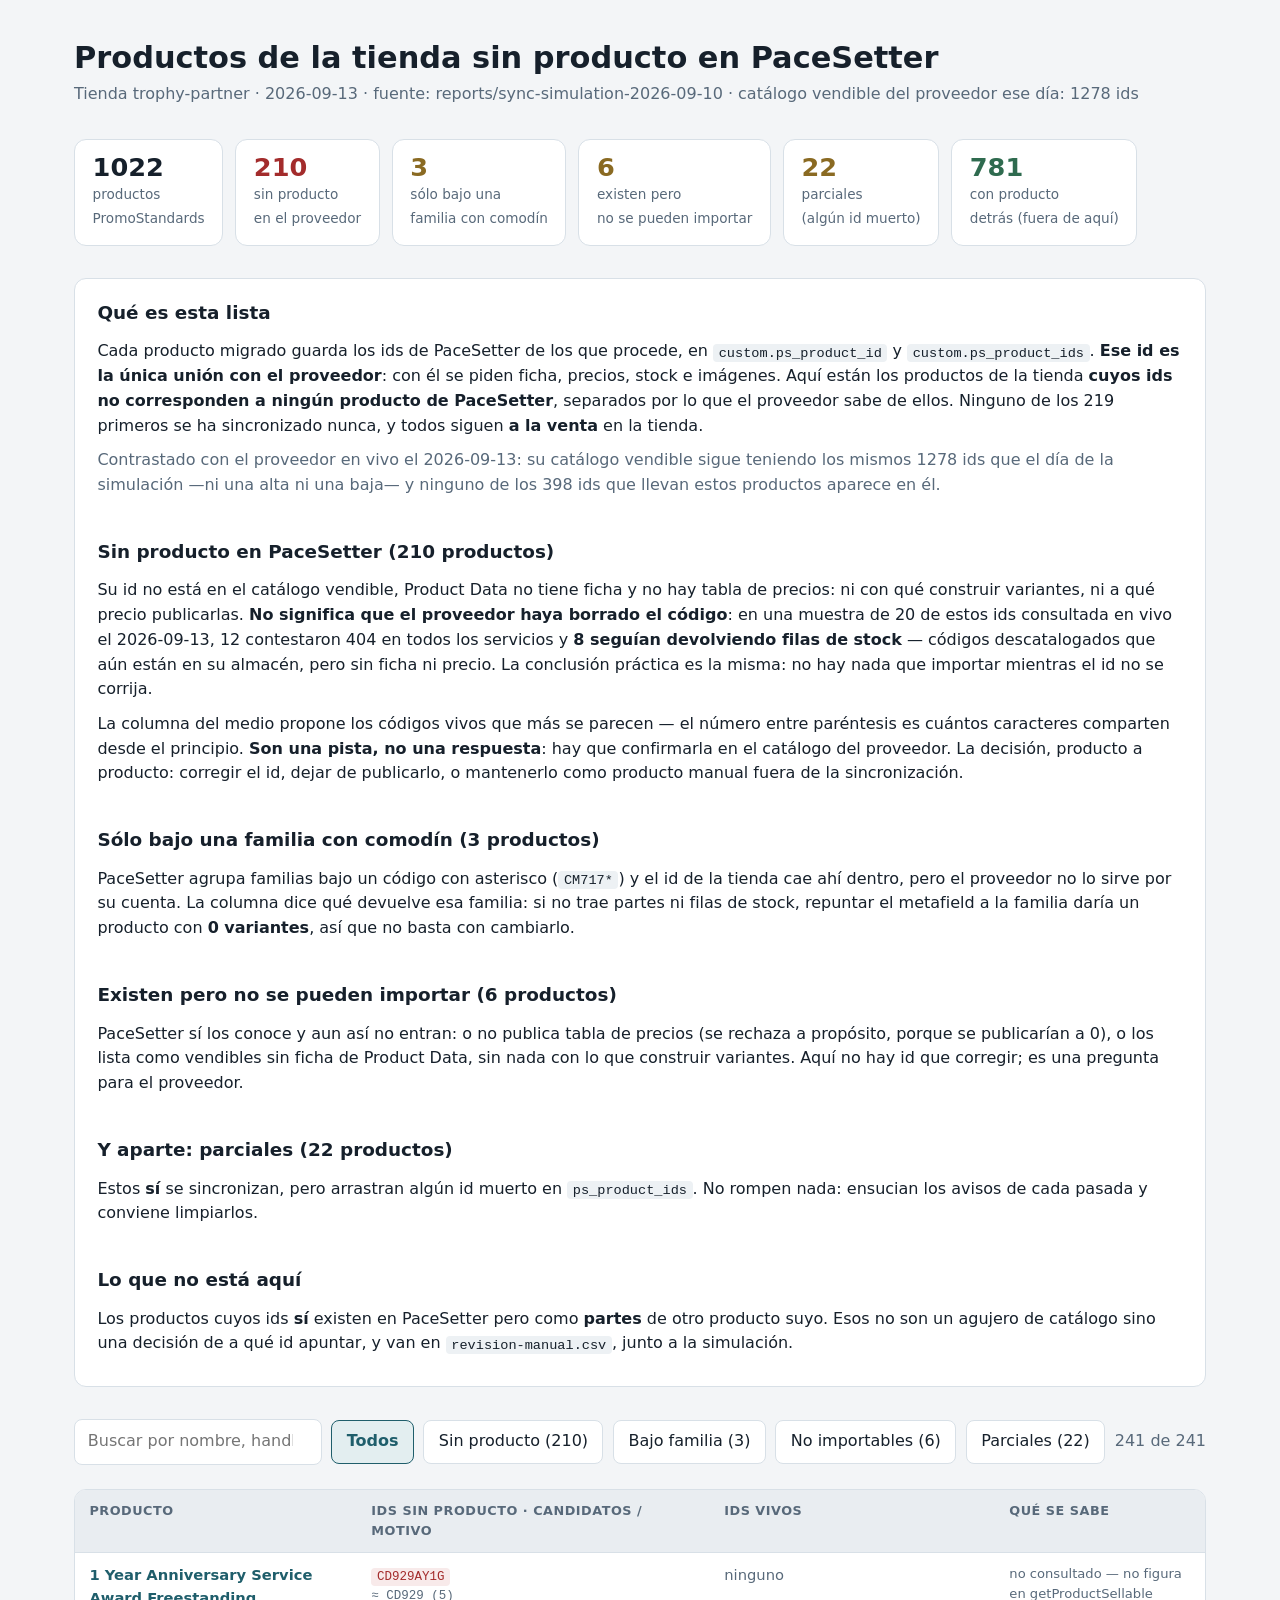
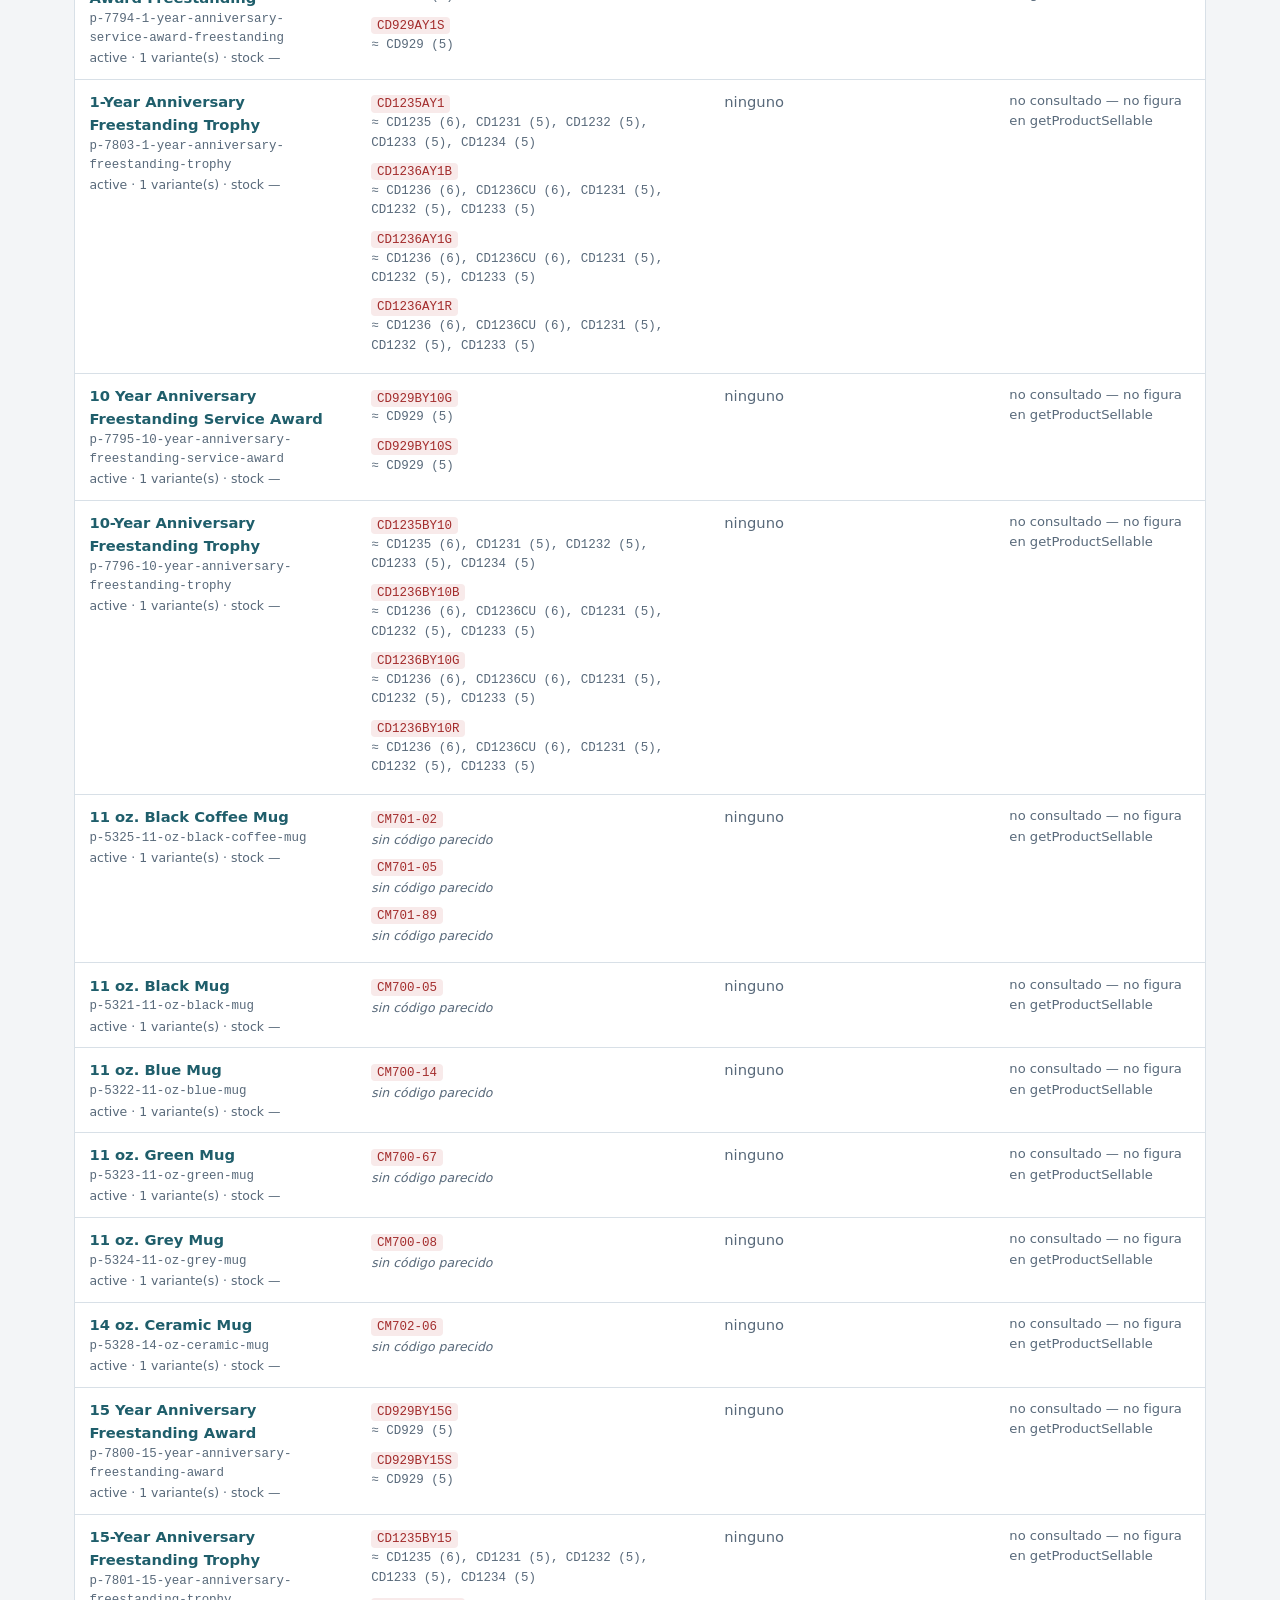
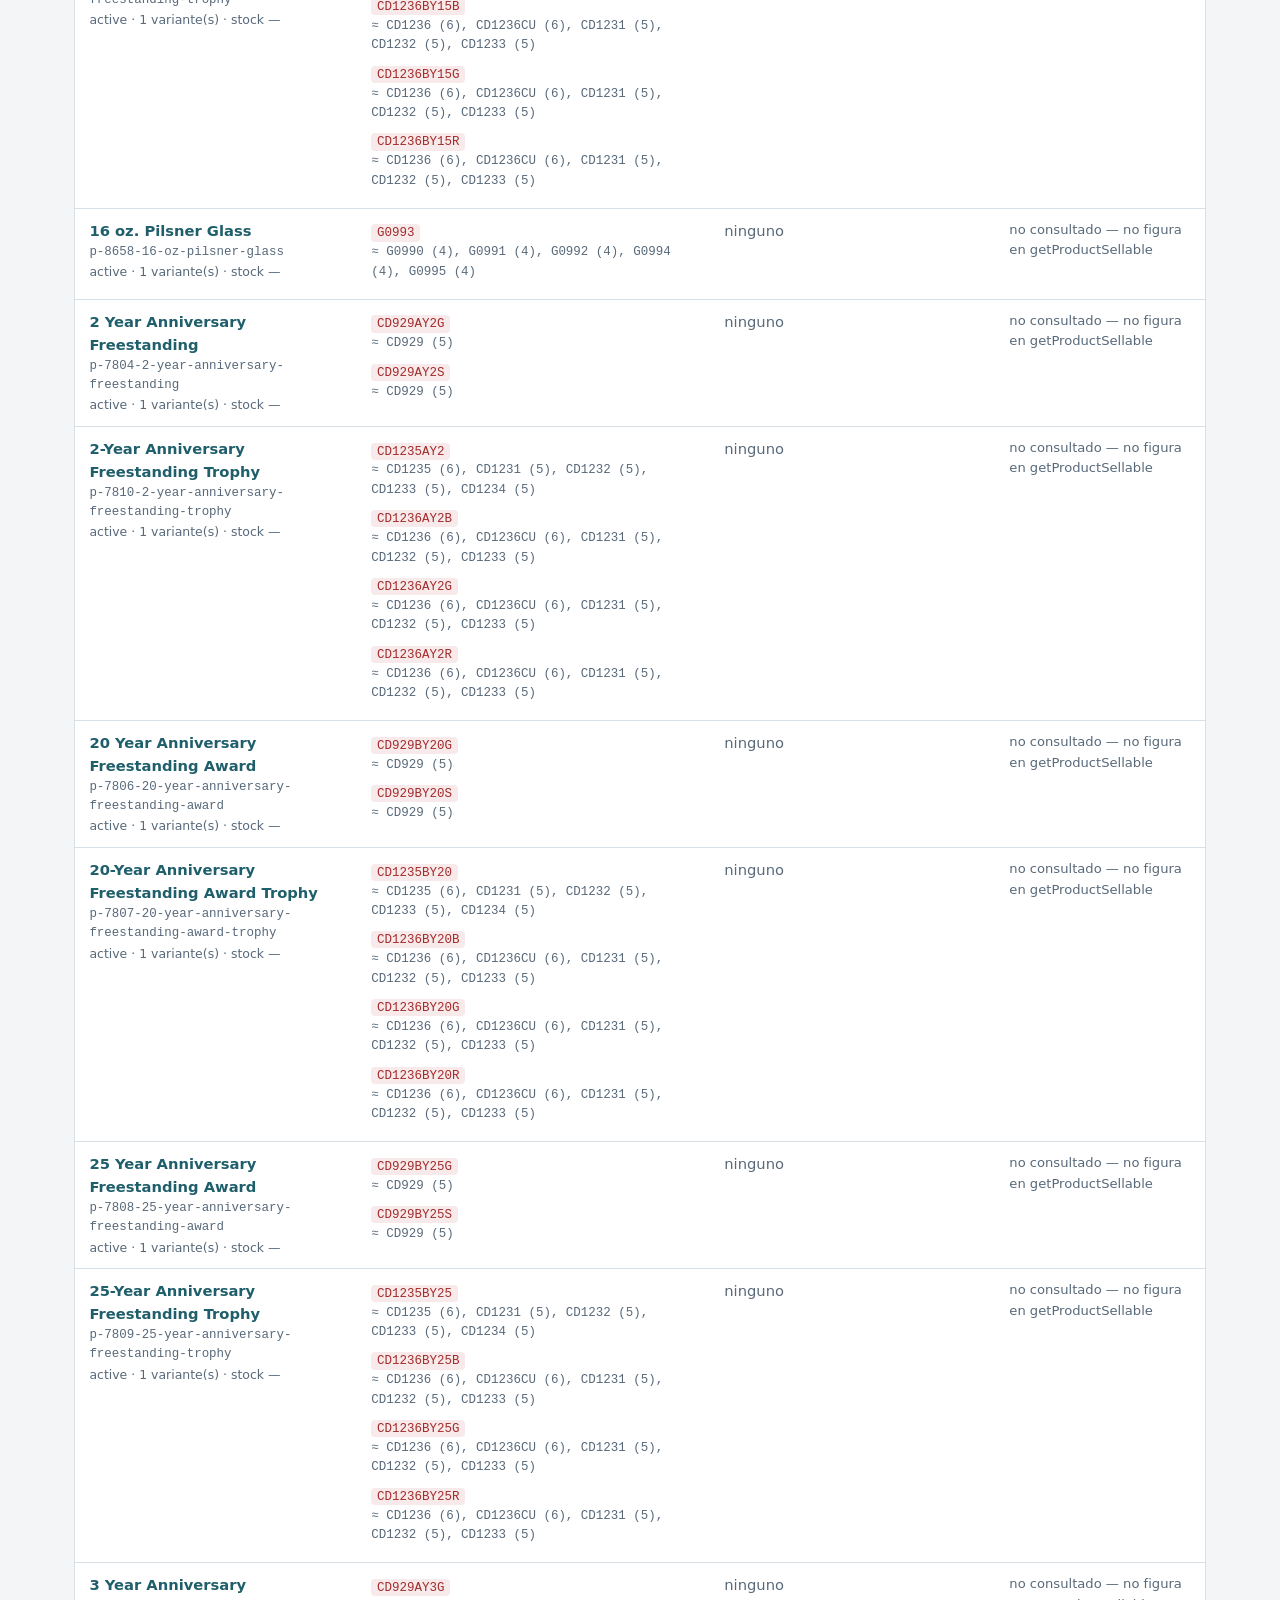
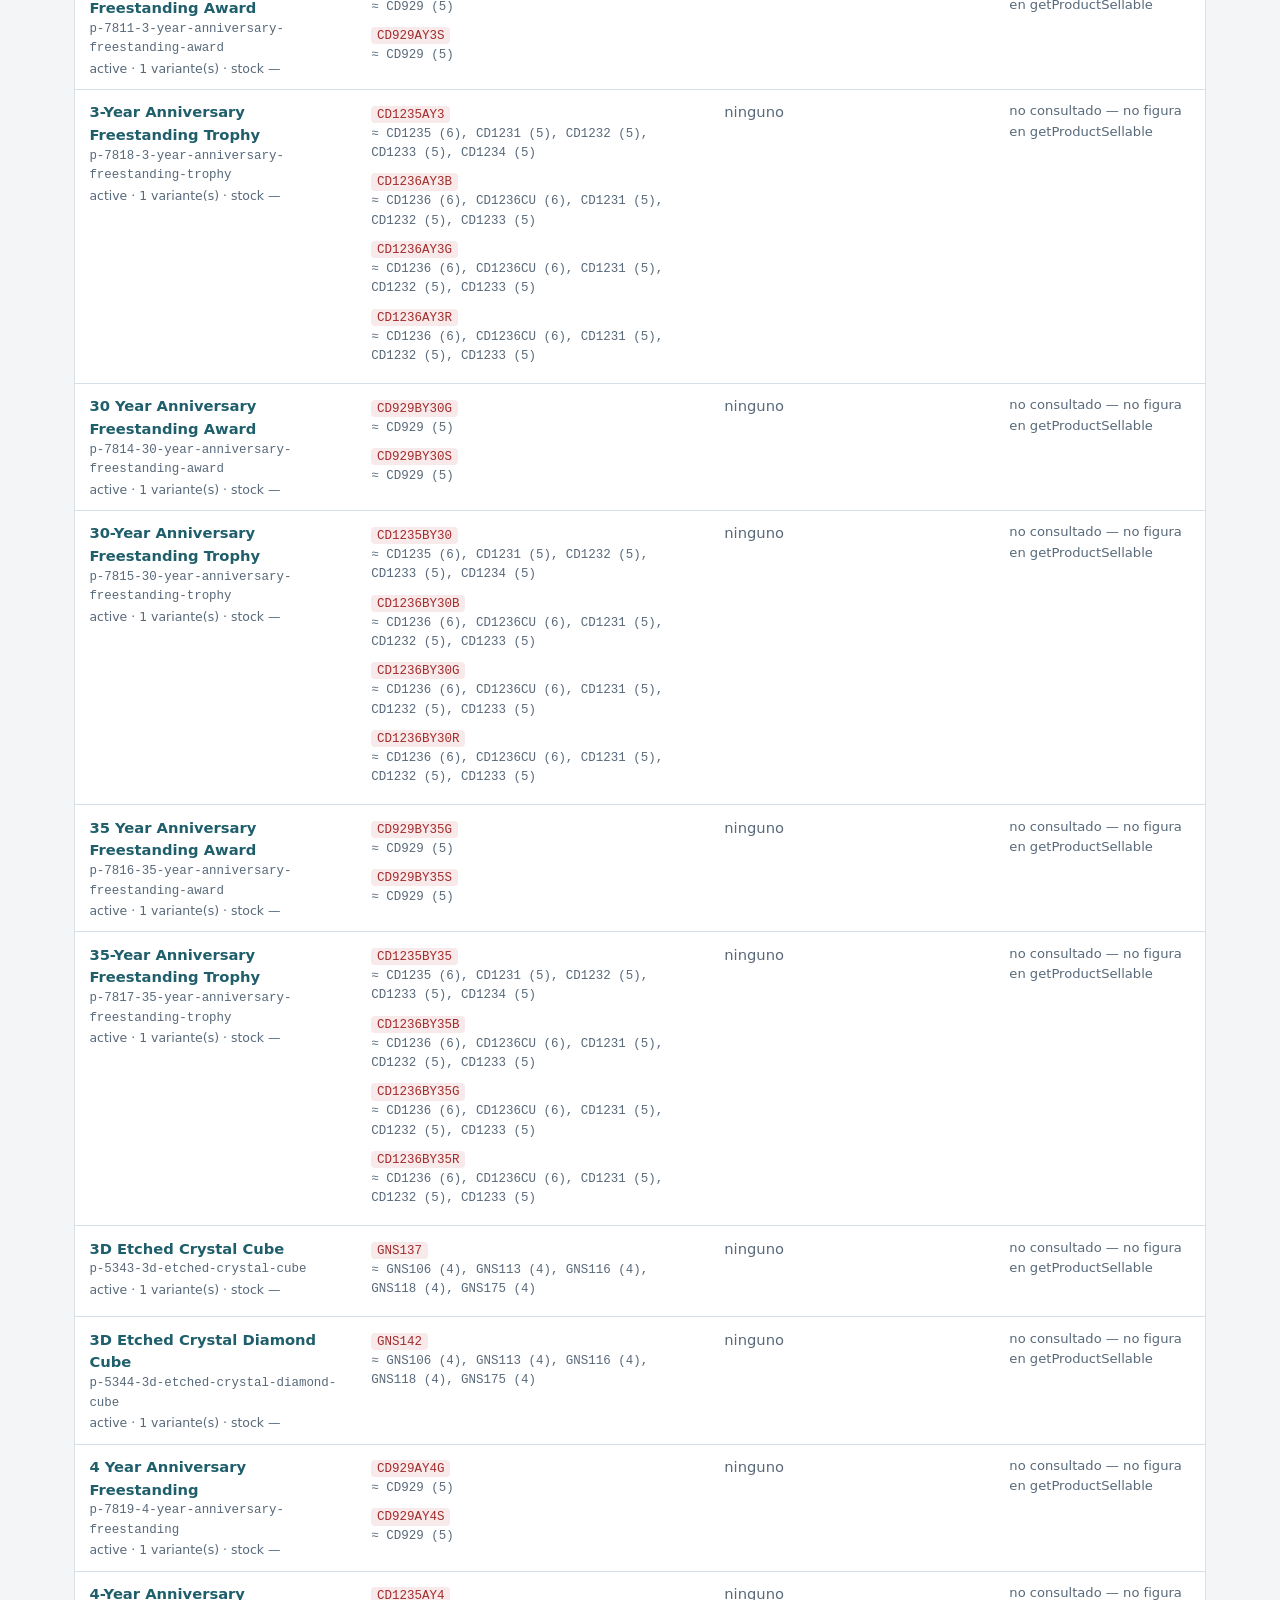
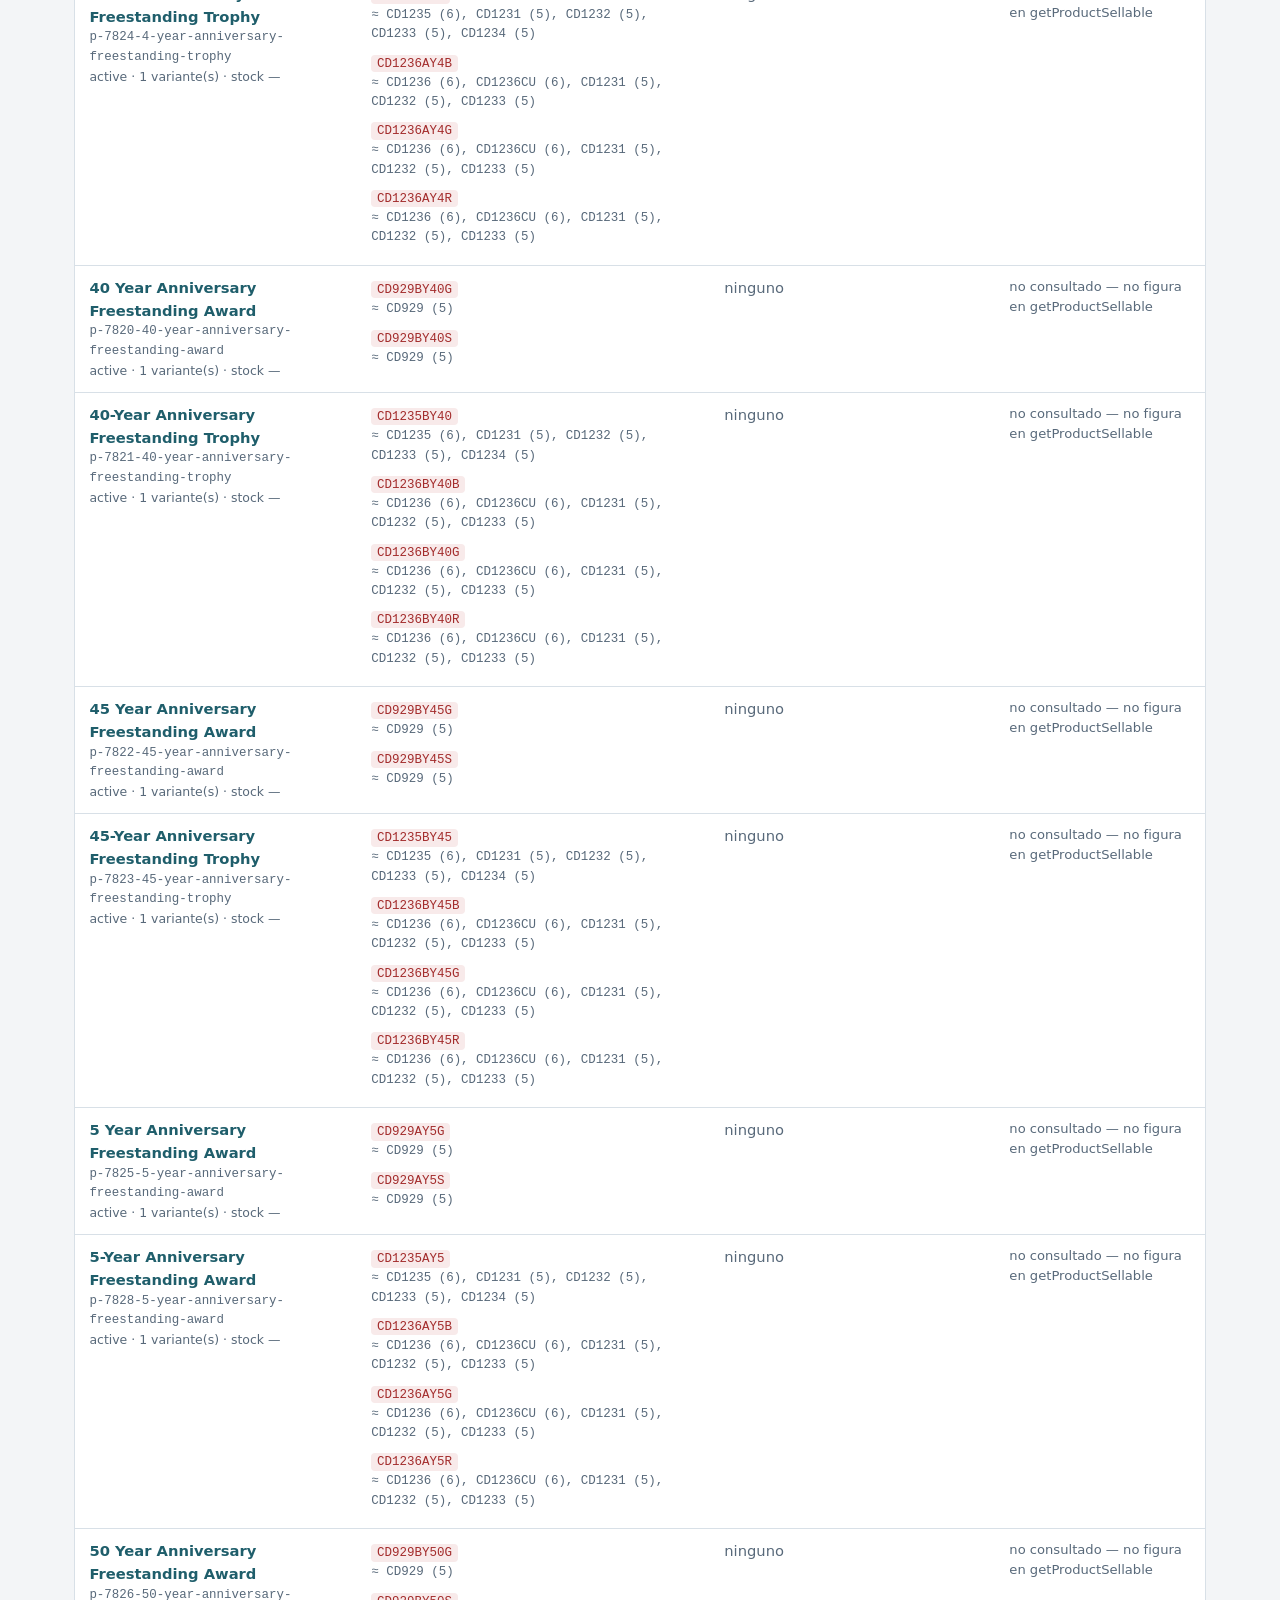
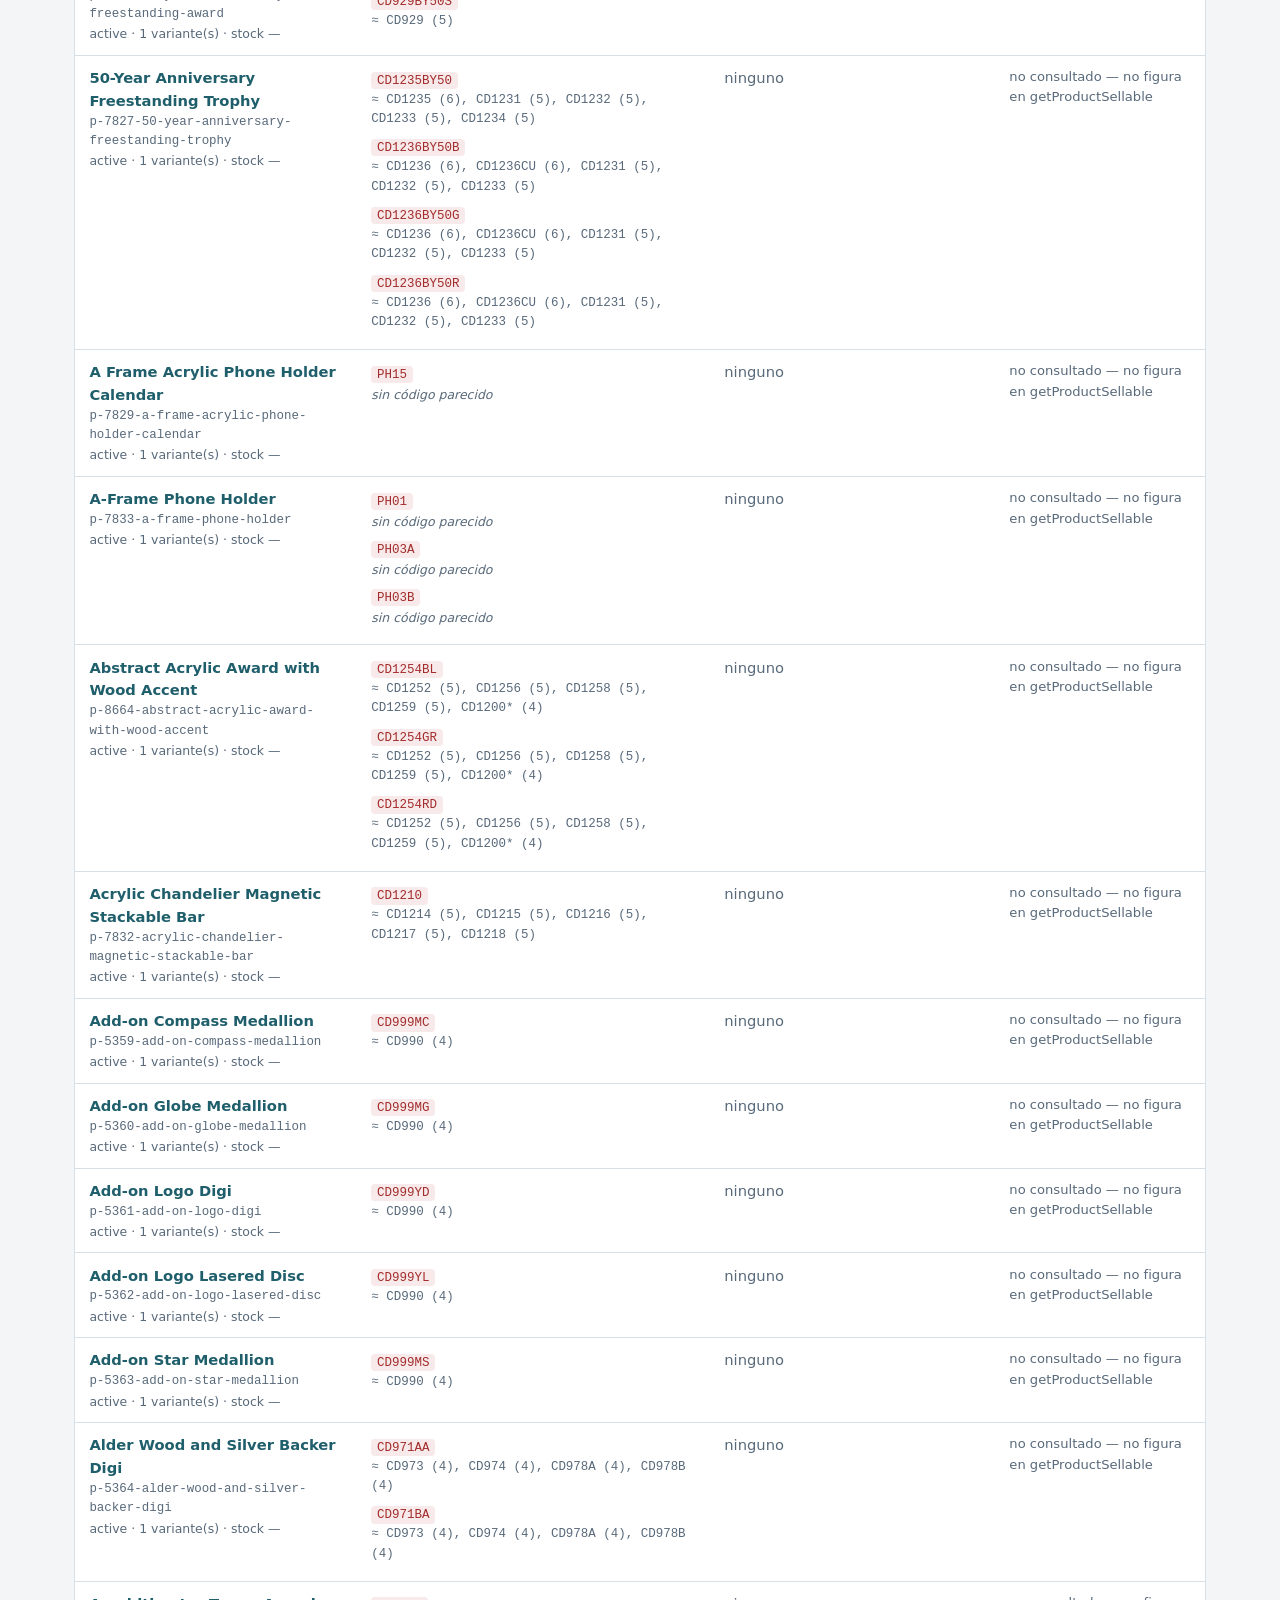
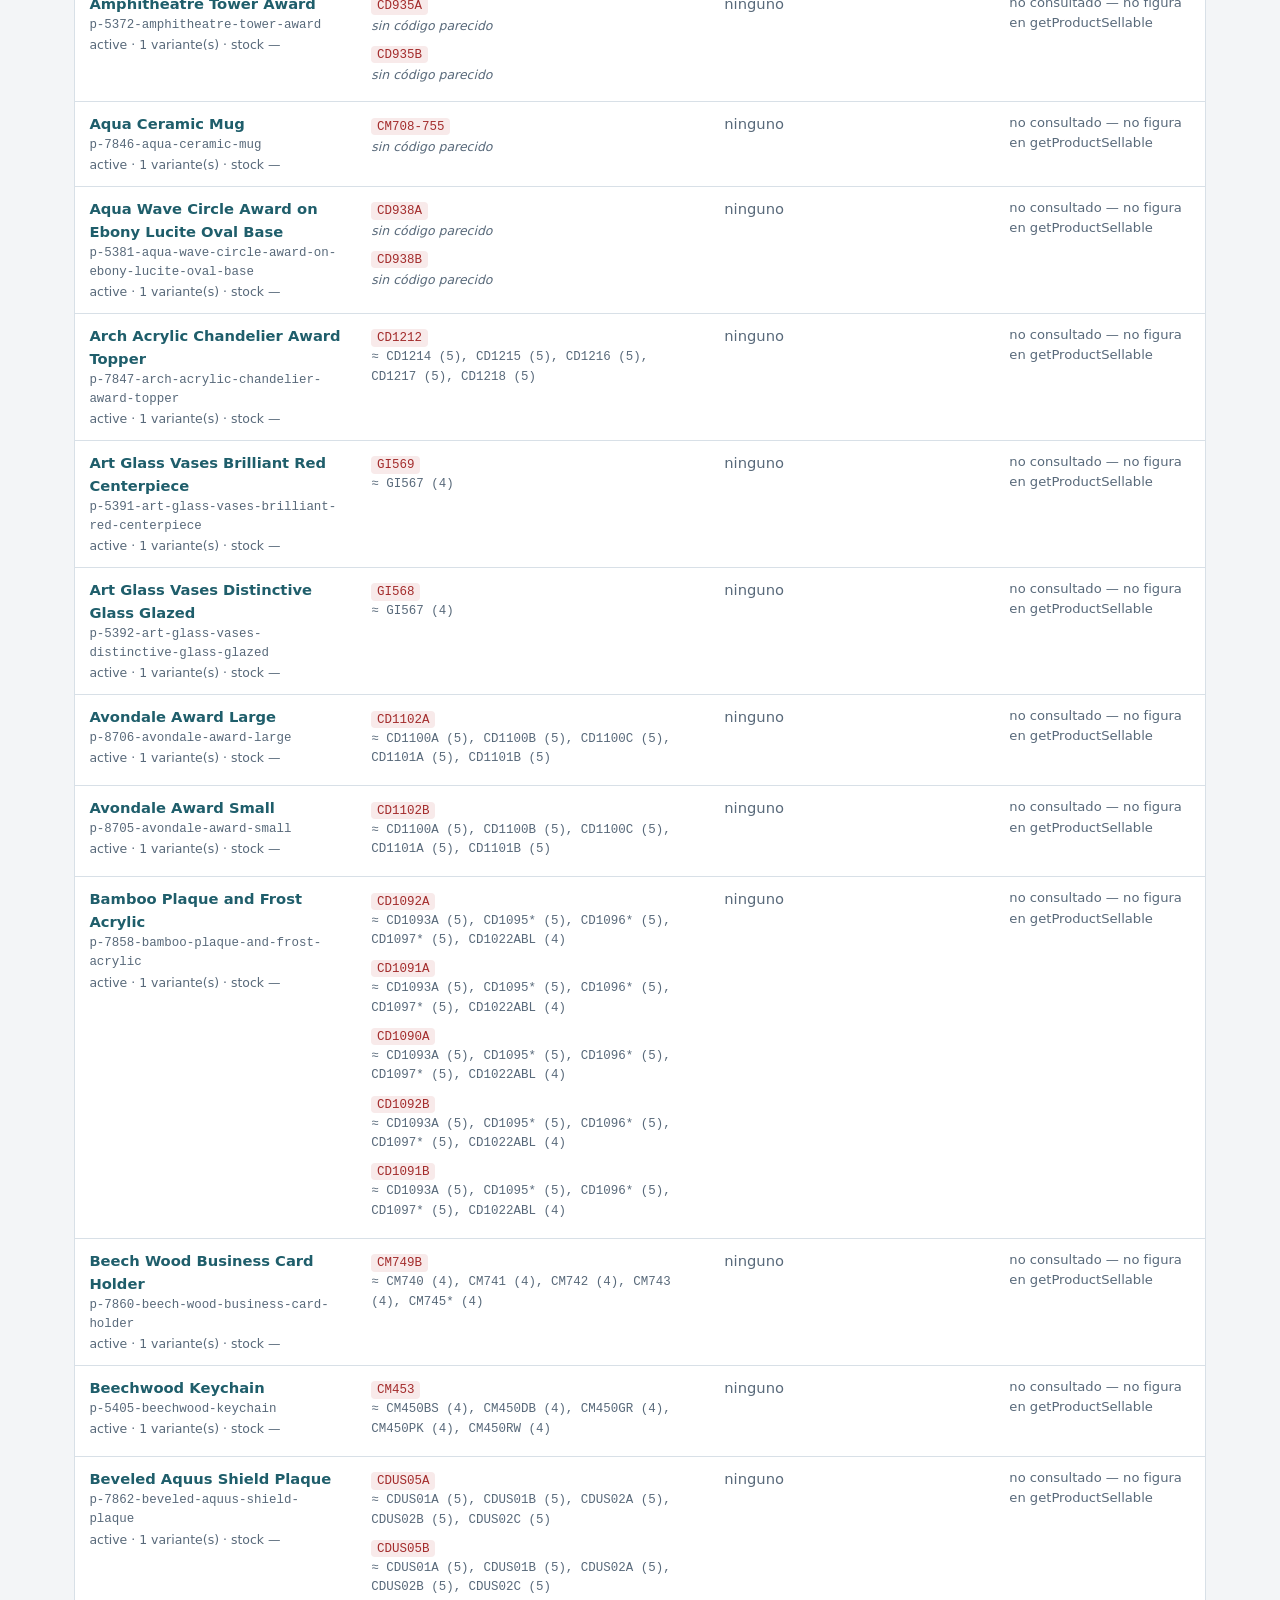
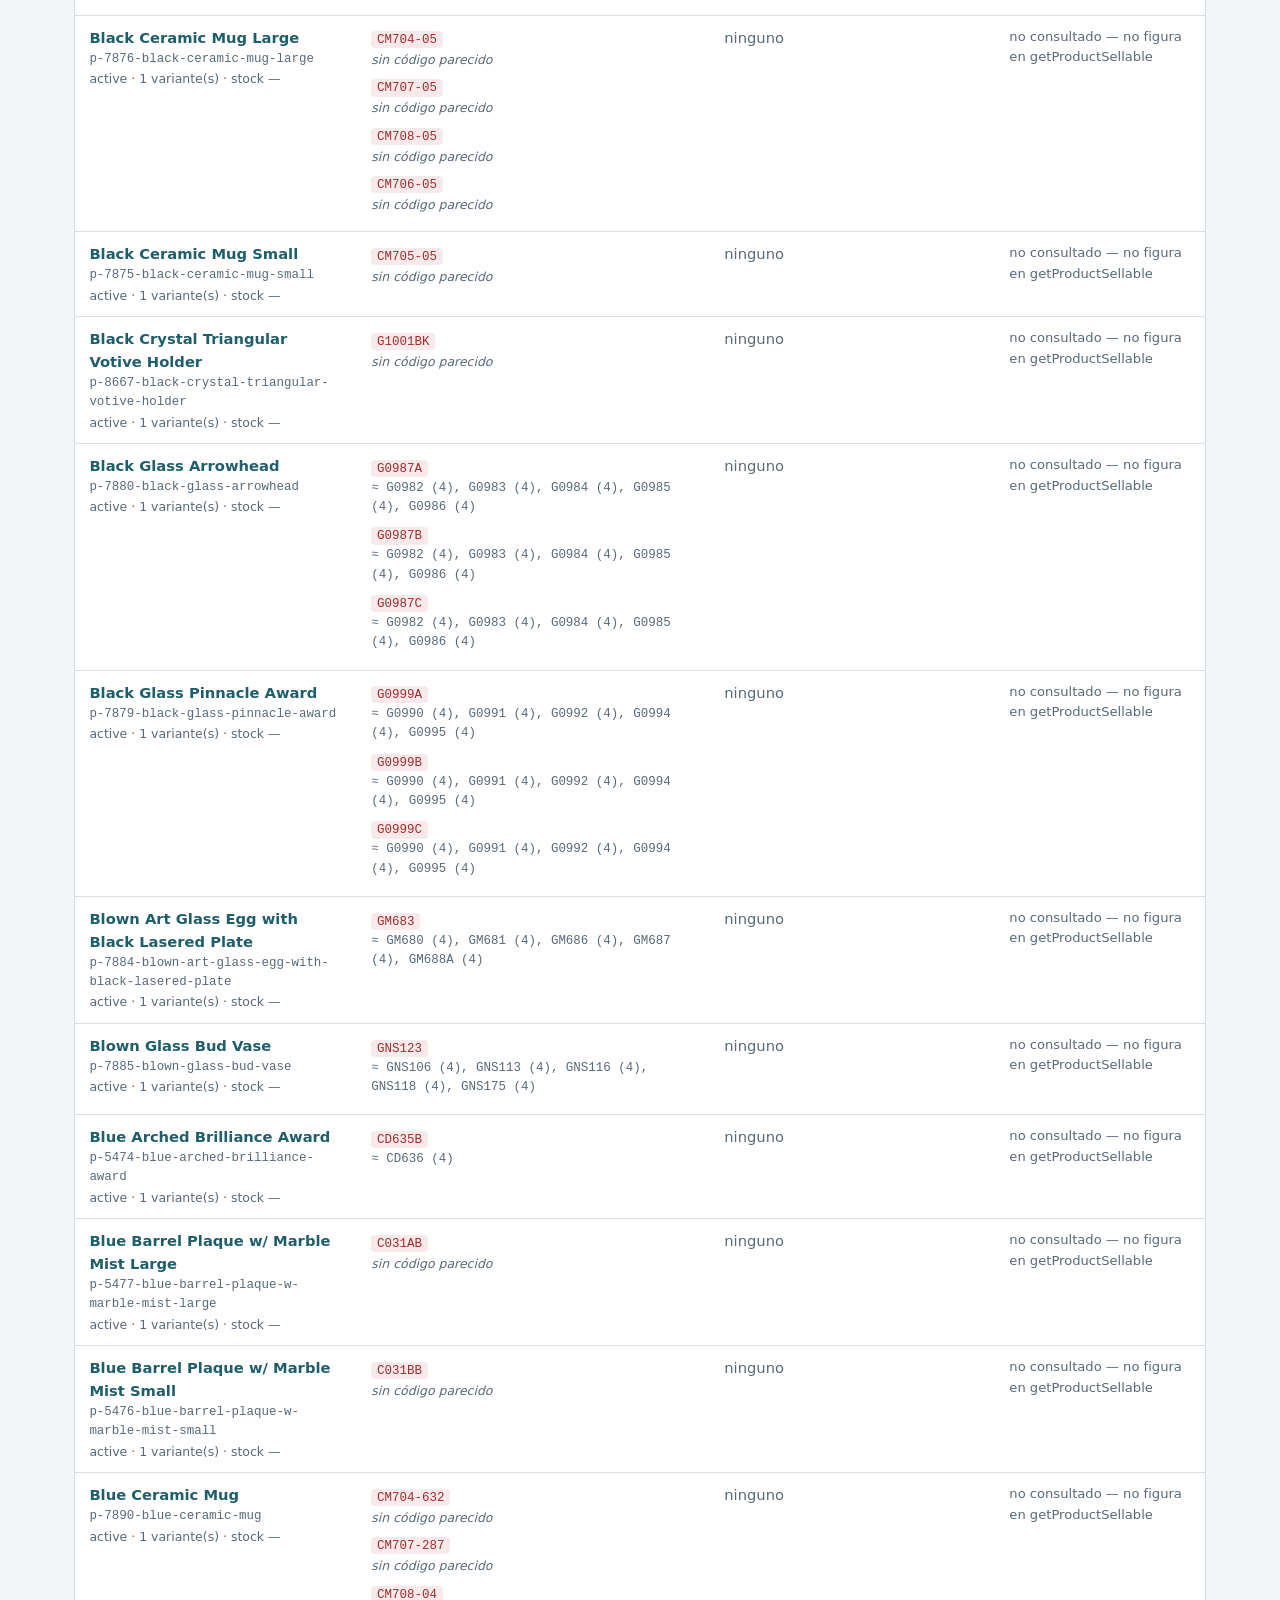
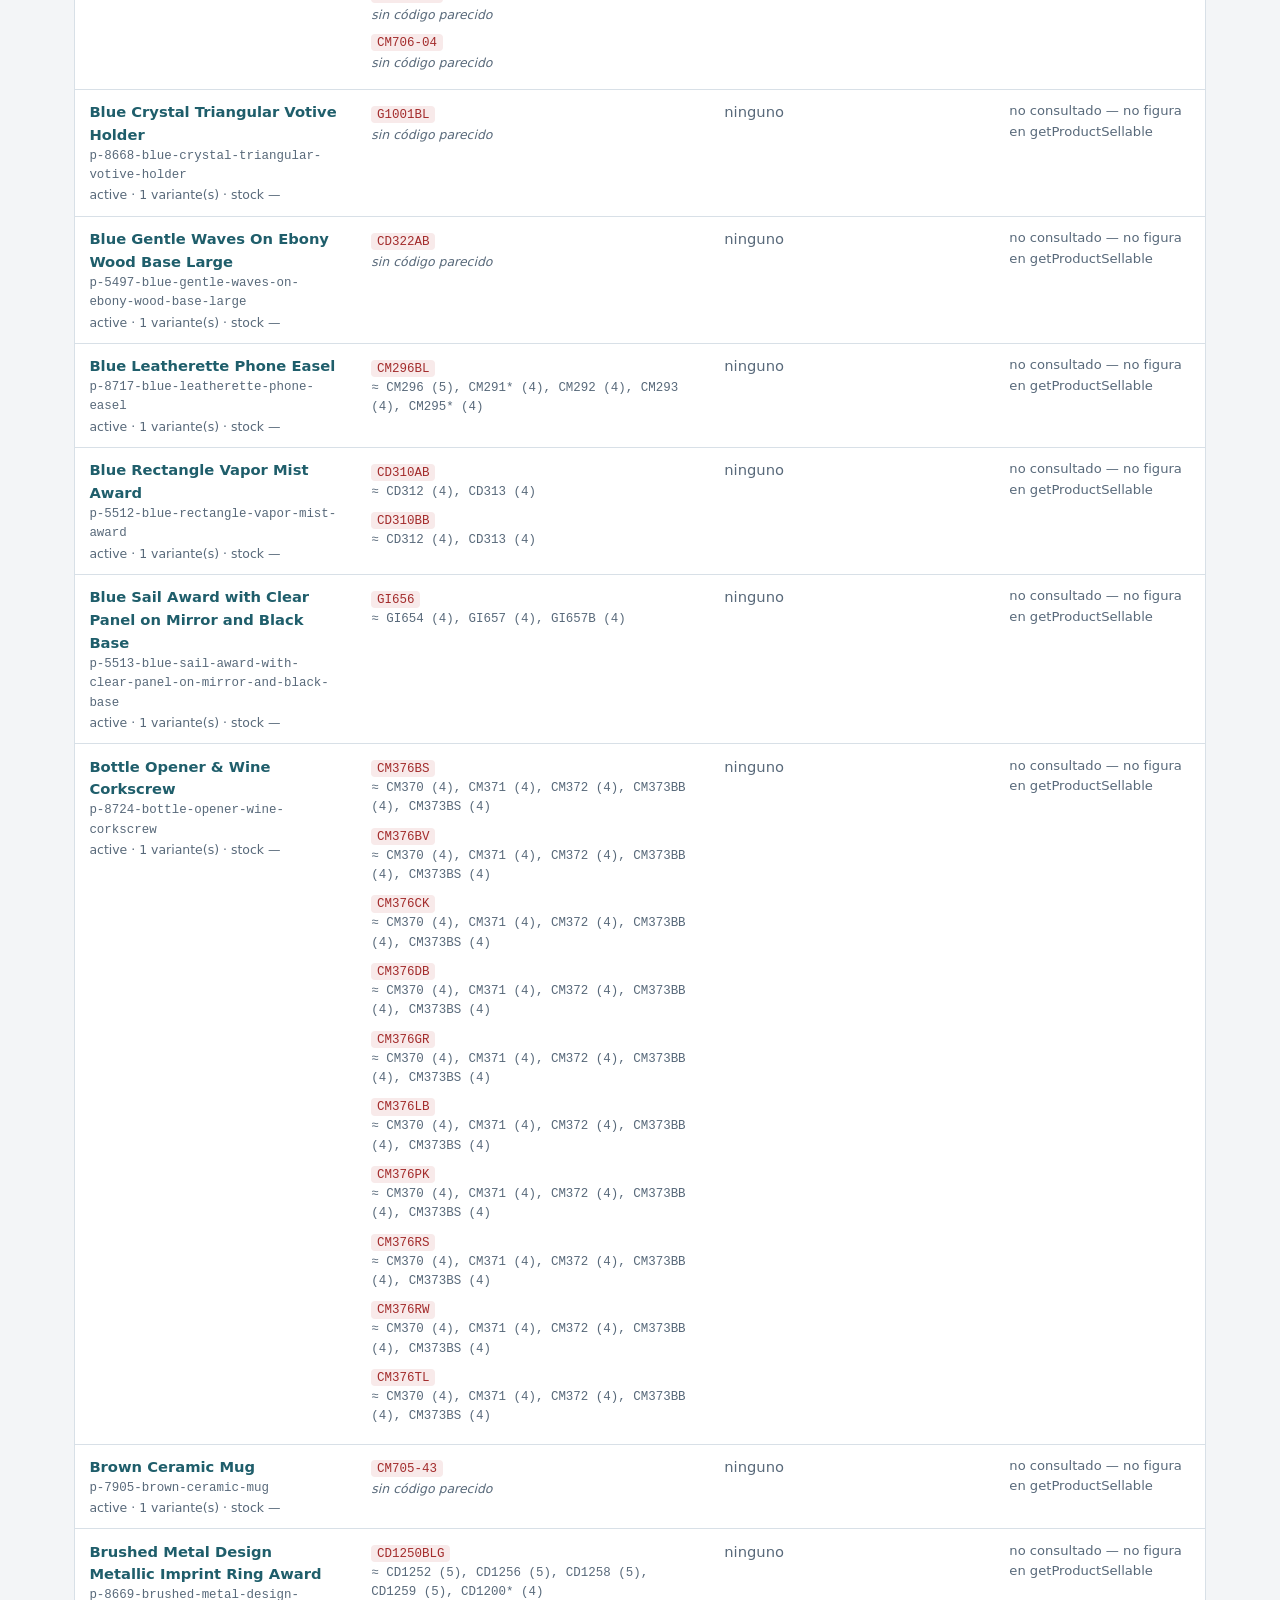
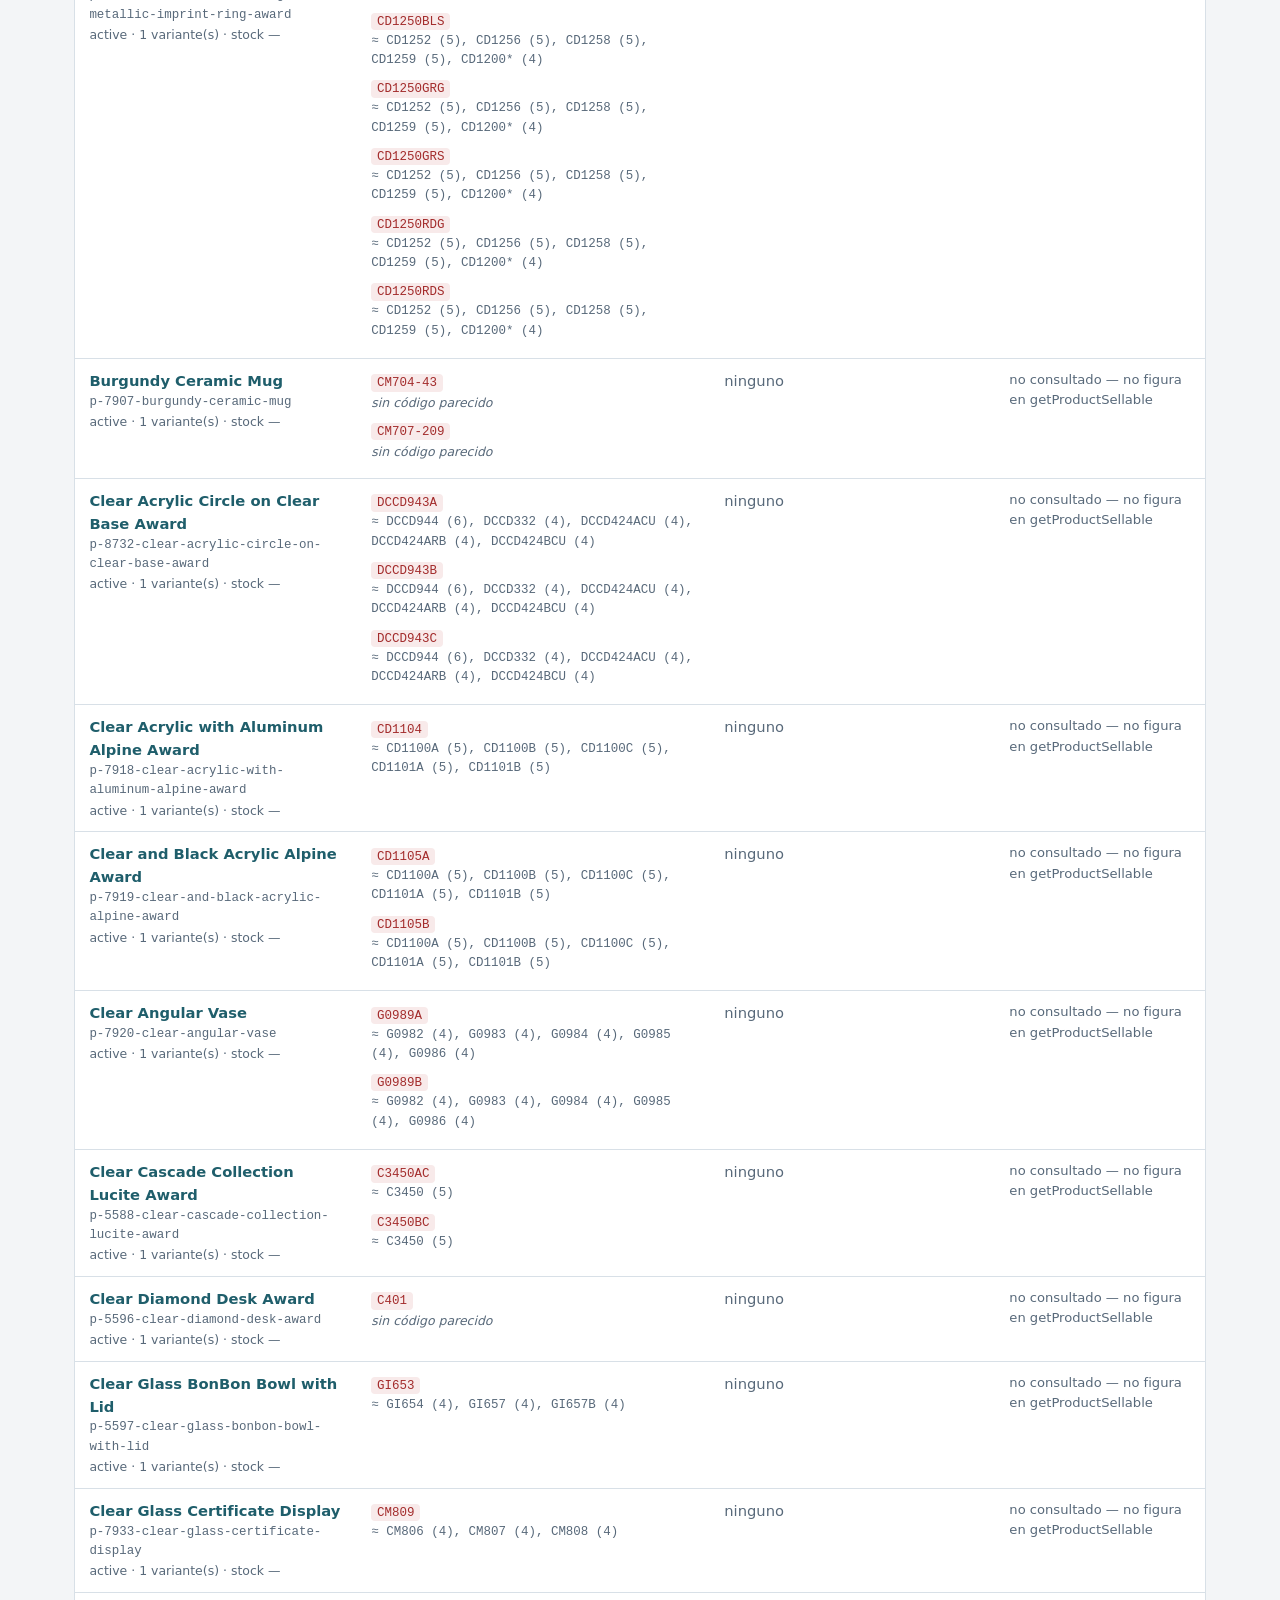
<file: reports/sync-simulation-2026-09-10/productos-sin-pacesetter.html>
<!doctype html>
<html lang="es">
<meta charset="utf-8">
<meta name="viewport" content="width=device-width, initial-scale=1">
<title>Productos de la tienda sin producto en PaceSetter</title>
<style>
:root {
  --bg:#F3F5F7; --surface:#FFFFFF; --surface-2:#E9EDF1; --ink:#16202B; --muted:#58697A;
  --line:#D8E0E7; --accent:#1F5E6B; --accent-wash:#E3EEF0; --loss:#A32C2C; --loss-wash:#F8EAEA;
  --gain:#2F6B4F; --gain-wash:#E8F1EC; --brass:#8A6A22; --code-bg:#EDF1F4;
  --sans:"Segoe UI Variable Text","Segoe UI",system-ui,-apple-system,Arial,sans-serif;
  --mono:"Cascadia Mono",Consolas,ui-monospace,"SF Mono",monospace;
}
@media (prefers-color-scheme: dark) { :root:not([data-theme="light"]) {
  --bg:#0F161D; --surface:#16202A; --surface-2:#1C2833; --ink:#DFE7ED; --muted:#94A5B4;
  --line:#26343F; --accent:#6FB2BF; --accent-wash:#122730; --loss:#E08585; --loss-wash:#2A1718;
  --gain:#86C2A0; --gain-wash:#16241D; --brass:#C9A653; --code-bg:#0D1720;
} }
* { box-sizing:border-box; }
body { margin:0; background:var(--bg); color:var(--ink); font-family:var(--sans); line-height:1.55; }
.wrap { max-width:1180px; margin:0 auto; padding:2.5rem 1.5rem 5rem; }
h1 { font-size:1.9rem; line-height:1.2; margin:0 0 .35rem; }
h2 { font-size:1.15rem; margin:2.5rem 0 .75rem; }
.sub { color:var(--muted); margin:0 0 2rem; }
.card { background:var(--surface); border:1px solid var(--line); border-radius:12px; padding:1.25rem 1.4rem; }
.card + .card { margin-top:1rem; }
.stats { display:flex; flex-wrap:wrap; gap:.75rem; margin:1.5rem 0 2rem; }
.stat { background:var(--surface); border:1px solid var(--line); border-radius:12px;
         padding:.85rem 1.1rem; min-width:9rem; }
.stat b { display:block; font-size:1.6rem; line-height:1.1; }
.stat span { color:var(--muted); font-size:.85rem; }
.stat.bad b { color:var(--loss); } .stat.warn b { color:var(--brass); } .stat.good b { color:var(--gain); }
p { margin:.6rem 0; }
code { font-family:var(--mono); font-size:.85em; background:var(--code-bg); padding:.1rem .35rem; border-radius:4px; }
code.dead { color:var(--loss); background:var(--loss-wash); }
code.live { color:var(--gain); background:var(--gain-wash); }
.controls { display:flex; flex-wrap:wrap; gap:.6rem; align-items:center; margin:1.25rem 0 .75rem;
             position:sticky; top:0; background:var(--bg); padding:.75rem 0; z-index:2; }
input[type=search] { flex:1; min-width:14rem; padding:.6rem .8rem; border-radius:8px;
    border:1px solid var(--line); background:var(--surface); color:var(--ink); font:inherit; }
button { padding:.55rem .9rem; border-radius:8px; border:1px solid var(--line);
          background:var(--surface); color:var(--ink); font:inherit; cursor:pointer; }
button.on { background:var(--accent-wash); border-color:var(--accent); color:var(--accent); font-weight:600; }
.tablewrap { overflow-x:auto; border:1px solid var(--line); border-radius:12px; background:var(--surface); }
table { border-collapse:collapse; width:100%; font-size:.92rem; }
th, td { text-align:left; padding:.7rem .9rem; border-bottom:1px solid var(--line); vertical-align:top; }
th { position:sticky; top:0; background:var(--surface-2); font-size:.8rem; text-transform:uppercase;
      letter-spacing:.04em; color:var(--muted); }
tr:last-child td { border-bottom:0; }
td a { color:var(--accent); font-weight:600; text-decoration:none; }
td a:hover { text-decoration:underline; }
.handle { font-family:var(--mono); font-size:.78rem; color:var(--muted); }
.meta { font-size:.78rem; color:var(--muted); }
.idrow { margin-bottom:.35rem; }
.sugg { display:block; font-size:.78rem; color:var(--muted); font-family:var(--mono); }
.sugg.none { font-style:italic; font-family:var(--sans); }
.sugg.fam { font-family:var(--sans); color:var(--accent); }
.badge { display:inline-block; padding:.15rem .5rem; border-radius:999px; font-size:.78rem;
          font-weight:600; background:var(--loss-wash); color:var(--loss); margin-bottom:.25rem; }
.sugg.fam b { font-family:var(--mono); }
.answer { font-size:.82rem; color:var(--muted); max-width:22rem; }
.muted { color:var(--muted); }
ol, ul { padding-left:1.2rem; }
li { margin:.3rem 0; }
footer { margin-top:3rem; color:var(--muted); font-size:.85rem; }
</style>

<div class="wrap">
<h1>Productos de la tienda sin producto en PaceSetter</h1>
<p class="sub">Tienda trophy-partner · 2026-09-13 · fuente: reports/sync-simulation-2026-09-10 ·
catálogo vendible del proveedor ese día: 1278 ids</p>

<div class="stats">
  <div class="stat"><b>1022</b><span>productos<br>PromoStandards</span></div>
  <div class="stat bad"><b>210</b><span>sin producto<br>en el proveedor</span></div>
  <div class="stat warn"><b>3</b><span>sólo bajo una<br>familia con comodín</span></div>
  <div class="stat warn"><b>6</b><span>existen pero<br>no se pueden importar</span></div>
  <div class="stat warn"><b>22</b><span>parciales<br>(algún id muerto)</span></div>
  <div class="stat good"><b>781</b><span>con producto<br>detrás (fuera de aquí)</span></div>
</div>

<div class="card">
<h2 style="margin-top:0">Qué es esta lista</h2>
<p>Cada producto migrado guarda los ids de PaceSetter de los que procede, en
<code>custom.ps_product_id</code> y <code>custom.ps_product_ids</code>. <b>Ese id es la única unión con
el proveedor</b>: con él se piden ficha, precios, stock e imágenes. Aquí están los productos de la
tienda <b>cuyos ids no corresponden a ningún producto de PaceSetter</b>, separados por lo que el
proveedor sabe de ellos. Ninguno de los 219 primeros se
ha sincronizado nunca, y todos siguen <b>a la venta</b> en la tienda.</p>
<p class="muted">Contrastado con el proveedor en vivo el 2026-09-13: su catálogo vendible sigue
teniendo los mismos 1278 ids que el día de la simulación —ni una alta ni una baja— y ninguno de los
398 ids que llevan estos productos aparece en él.</p>

<h2>Sin producto en PaceSetter (210 productos)</h2>
<p>Su id no está en el catálogo vendible, Product Data no tiene ficha y no hay tabla de precios: ni
con qué construir variantes, ni a qué precio publicarlas. <b>No significa que el proveedor haya
borrado el código</b>: en una muestra de 20 de estos ids consultada en vivo el 2026-09-13, 12
contestaron 404 en todos los servicios y <b>8 seguían devolviendo filas de stock</b> — códigos
descatalogados que aún están en su almacén, pero sin ficha ni precio. La conclusión práctica es la
misma: no hay nada que importar mientras el id no se corrija.</p>
<p>La columna del medio propone los códigos vivos que más se parecen — el número entre paréntesis es
cuántos caracteres comparten desde el principio. <b>Son una pista, no una respuesta</b>: hay que
confirmarla en el catálogo del proveedor. La decisión, producto a producto: corregir el id, dejar de
publicarlo, o mantenerlo como producto manual fuera de la sincronización.</p>

<h2>Sólo bajo una familia con comodín (3 productos)</h2>
<p>PaceSetter agrupa familias bajo un código con asterisco (<code>CM717*</code>) y el id de la tienda
cae ahí dentro, pero el proveedor no lo sirve por su cuenta. La columna dice qué devuelve esa familia:
si no trae partes ni filas de stock, repuntar el metafield a la familia daría un producto con
<b>0 variantes</b>, así que no basta con cambiarlo.</p>

<h2>Existen pero no se pueden importar (6 productos)</h2>
<p>PaceSetter sí los conoce y aun así no entran: o no publica tabla de precios (se rechaza a
propósito, porque se publicarían a 0), o los lista como vendibles sin ficha de Product Data, sin nada
con lo que construir variantes. Aquí no hay id que corregir; es una pregunta para el proveedor.</p>

<h2>Y aparte: parciales (22 productos)</h2>
<p>Estos <b>sí</b> se sincronizan, pero arrastran algún id muerto en <code>ps_product_ids</code>. No
rompen nada: ensucian los avisos de cada pasada y conviene limpiarlos.</p>

<h2>Lo que no está aquí</h2>
<p>Los productos cuyos ids <b>sí</b> existen en PaceSetter pero como <b>partes</b> de otro producto
suyo. Esos no son un agujero de catálogo sino una decisión de a qué id apuntar, y van en
<code>revision-manual.csv</code>, junto a la simulación.</p>
</div>

<div class="controls">
  <input type="search" id="q" placeholder="Buscar por nombre, handle o id…">
  <button data-f="all" class="on">Todos</button>
  <button data-f="orphan">Sin producto (210)</button>
  <button data-f="family">Bajo familia (3)</button>
  <button data-f="unimportable">No importables (6)</button>
  <button data-f="partial">Parciales (22)</button>
  <span class="muted" id="count"></span>
</div>

<div class="tablewrap">
<table>
<thead><tr><th>Producto</th><th>Ids sin producto · candidatos / motivo</th><th>Ids vivos</th><th>Qué se sabe</th></tr></thead>
<tbody id="body">
<tr data-kind="orphan" data-search="1 year anniversary service award freestanding p-7794-1-year-anniversary-service-award-freestanding cd929ay1g cd929ay1s">
  <td><a href="https://admin.shopify.com/store/trophy-partner/products?query=PS8013" target="_blank" rel="noopener">1 Year Anniversary Service Award Freestanding</a>
      <div class="handle">p-7794-1-year-anniversary-service-award-freestanding</div>
      <div class="meta">active · 1 variante(s) · stock —</div></td>
  <td><div class="idrow"><code class="dead">CD929AY1G</code><span class="sugg">≈ CD929 (5)</span></div><div class="idrow"><code class="dead">CD929AY1S</code><span class="sugg">≈ CD929 (5)</span></div></td>
  <td><span class="muted">ninguno</span></td>
  <td class="answer"><span class="muted">no consultado — no figura en getProductSellable</span></td>
</tr>
<tr data-kind="orphan" data-search="1-year anniversary freestanding trophy p-7803-1-year-anniversary-freestanding-trophy cd1235ay1 cd1236ay1b cd1236ay1g cd1236ay1r">
  <td><a href="https://admin.shopify.com/store/trophy-partner/products?query=PS8030" target="_blank" rel="noopener">1-Year Anniversary Freestanding Trophy</a>
      <div class="handle">p-7803-1-year-anniversary-freestanding-trophy</div>
      <div class="meta">active · 1 variante(s) · stock —</div></td>
  <td><div class="idrow"><code class="dead">CD1235AY1</code><span class="sugg">≈ CD1235 (6), CD1231 (5), CD1232 (5), CD1233 (5), CD1234 (5)</span></div><div class="idrow"><code class="dead">CD1236AY1B</code><span class="sugg">≈ CD1236 (6), CD1236CU (6), CD1231 (5), CD1232 (5), CD1233 (5)</span></div><div class="idrow"><code class="dead">CD1236AY1G</code><span class="sugg">≈ CD1236 (6), CD1236CU (6), CD1231 (5), CD1232 (5), CD1233 (5)</span></div><div class="idrow"><code class="dead">CD1236AY1R</code><span class="sugg">≈ CD1236 (6), CD1236CU (6), CD1231 (5), CD1232 (5), CD1233 (5)</span></div></td>
  <td><span class="muted">ninguno</span></td>
  <td class="answer"><span class="muted">no consultado — no figura en getProductSellable</span></td>
</tr>
<tr data-kind="orphan" data-search="10 year anniversary freestanding service award p-7795-10-year-anniversary-freestanding-service-award cd929by10g cd929by10s">
  <td><a href="https://admin.shopify.com/store/trophy-partner/products?query=PS8014" target="_blank" rel="noopener">10 Year Anniversary Freestanding Service Award</a>
      <div class="handle">p-7795-10-year-anniversary-freestanding-service-award</div>
      <div class="meta">active · 1 variante(s) · stock —</div></td>
  <td><div class="idrow"><code class="dead">CD929BY10G</code><span class="sugg">≈ CD929 (5)</span></div><div class="idrow"><code class="dead">CD929BY10S</code><span class="sugg">≈ CD929 (5)</span></div></td>
  <td><span class="muted">ninguno</span></td>
  <td class="answer"><span class="muted">no consultado — no figura en getProductSellable</span></td>
</tr>
<tr data-kind="orphan" data-search="10-year anniversary freestanding trophy p-7796-10-year-anniversary-freestanding-trophy cd1235by10 cd1236by10b cd1236by10g cd1236by10r">
  <td><a href="https://admin.shopify.com/store/trophy-partner/products?query=PS8015" target="_blank" rel="noopener">10-Year Anniversary Freestanding Trophy</a>
      <div class="handle">p-7796-10-year-anniversary-freestanding-trophy</div>
      <div class="meta">active · 1 variante(s) · stock —</div></td>
  <td><div class="idrow"><code class="dead">CD1235BY10</code><span class="sugg">≈ CD1235 (6), CD1231 (5), CD1232 (5), CD1233 (5), CD1234 (5)</span></div><div class="idrow"><code class="dead">CD1236BY10B</code><span class="sugg">≈ CD1236 (6), CD1236CU (6), CD1231 (5), CD1232 (5), CD1233 (5)</span></div><div class="idrow"><code class="dead">CD1236BY10G</code><span class="sugg">≈ CD1236 (6), CD1236CU (6), CD1231 (5), CD1232 (5), CD1233 (5)</span></div><div class="idrow"><code class="dead">CD1236BY10R</code><span class="sugg">≈ CD1236 (6), CD1236CU (6), CD1231 (5), CD1232 (5), CD1233 (5)</span></div></td>
  <td><span class="muted">ninguno</span></td>
  <td class="answer"><span class="muted">no consultado — no figura en getProductSellable</span></td>
</tr>
<tr data-kind="orphan" data-search="11 oz. black coffee mug p-5325-11-oz-black-coffee-mug cm701-02 cm701-05 cm701-89">
  <td><a href="https://admin.shopify.com/store/trophy-partner/products?query=PS6007" target="_blank" rel="noopener">11 oz. Black Coffee Mug</a>
      <div class="handle">p-5325-11-oz-black-coffee-mug</div>
      <div class="meta">active · 1 variante(s) · stock —</div></td>
  <td><div class="idrow"><code class="dead">CM701-02</code><span class="sugg none">sin código parecido</span></div><div class="idrow"><code class="dead">CM701-05</code><span class="sugg none">sin código parecido</span></div><div class="idrow"><code class="dead">CM701-89</code><span class="sugg none">sin código parecido</span></div></td>
  <td><span class="muted">ninguno</span></td>
  <td class="answer"><span class="muted">no consultado — no figura en getProductSellable</span></td>
</tr>
<tr data-kind="orphan" data-search="11 oz. black mug p-5321-11-oz-black-mug cm700-05">
  <td><a href="https://admin.shopify.com/store/trophy-partner/products?query=PS6003" target="_blank" rel="noopener">11 oz. Black Mug</a>
      <div class="handle">p-5321-11-oz-black-mug</div>
      <div class="meta">active · 1 variante(s) · stock —</div></td>
  <td><div class="idrow"><code class="dead">CM700-05</code><span class="sugg none">sin código parecido</span></div></td>
  <td><span class="muted">ninguno</span></td>
  <td class="answer"><span class="muted">no consultado — no figura en getProductSellable</span></td>
</tr>
<tr data-kind="orphan" data-search="11 oz. blue mug p-5322-11-oz-blue-mug cm700-14">
  <td><a href="https://admin.shopify.com/store/trophy-partner/products?query=PS6004" target="_blank" rel="noopener">11 oz. Blue Mug</a>
      <div class="handle">p-5322-11-oz-blue-mug</div>
      <div class="meta">active · 1 variante(s) · stock —</div></td>
  <td><div class="idrow"><code class="dead">CM700-14</code><span class="sugg none">sin código parecido</span></div></td>
  <td><span class="muted">ninguno</span></td>
  <td class="answer"><span class="muted">no consultado — no figura en getProductSellable</span></td>
</tr>
<tr data-kind="orphan" data-search="11 oz. green mug p-5323-11-oz-green-mug cm700-67">
  <td><a href="https://admin.shopify.com/store/trophy-partner/products?query=PS6005" target="_blank" rel="noopener">11 oz. Green Mug</a>
      <div class="handle">p-5323-11-oz-green-mug</div>
      <div class="meta">active · 1 variante(s) · stock —</div></td>
  <td><div class="idrow"><code class="dead">CM700-67</code><span class="sugg none">sin código parecido</span></div></td>
  <td><span class="muted">ninguno</span></td>
  <td class="answer"><span class="muted">no consultado — no figura en getProductSellable</span></td>
</tr>
<tr data-kind="orphan" data-search="11 oz. grey mug p-5324-11-oz-grey-mug cm700-08">
  <td><a href="https://admin.shopify.com/store/trophy-partner/products?query=PS6006" target="_blank" rel="noopener">11 oz. Grey Mug</a>
      <div class="handle">p-5324-11-oz-grey-mug</div>
      <div class="meta">active · 1 variante(s) · stock —</div></td>
  <td><div class="idrow"><code class="dead">CM700-08</code><span class="sugg none">sin código parecido</span></div></td>
  <td><span class="muted">ninguno</span></td>
  <td class="answer"><span class="muted">no consultado — no figura en getProductSellable</span></td>
</tr>
<tr data-kind="orphan" data-search="14 oz. ceramic mug p-5328-14-oz-ceramic-mug cm702-06">
  <td><a href="https://admin.shopify.com/store/trophy-partner/products?query=PS6010" target="_blank" rel="noopener">14 oz. Ceramic Mug</a>
      <div class="handle">p-5328-14-oz-ceramic-mug</div>
      <div class="meta">active · 1 variante(s) · stock —</div></td>
  <td><div class="idrow"><code class="dead">CM702-06</code><span class="sugg none">sin código parecido</span></div></td>
  <td><span class="muted">ninguno</span></td>
  <td class="answer"><span class="muted">no consultado — no figura en getProductSellable</span></td>
</tr>
<tr data-kind="orphan" data-search="15 year anniversary freestanding award p-7800-15-year-anniversary-freestanding-award cd929by15g cd929by15s">
  <td><a href="https://admin.shopify.com/store/trophy-partner/products?query=PS8027" target="_blank" rel="noopener">15 Year Anniversary Freestanding Award</a>
      <div class="handle">p-7800-15-year-anniversary-freestanding-award</div>
      <div class="meta">active · 1 variante(s) · stock —</div></td>
  <td><div class="idrow"><code class="dead">CD929BY15G</code><span class="sugg">≈ CD929 (5)</span></div><div class="idrow"><code class="dead">CD929BY15S</code><span class="sugg">≈ CD929 (5)</span></div></td>
  <td><span class="muted">ninguno</span></td>
  <td class="answer"><span class="muted">no consultado — no figura en getProductSellable</span></td>
</tr>
<tr data-kind="orphan" data-search="15-year anniversary freestanding trophy p-7801-15-year-anniversary-freestanding-trophy cd1235by15 cd1236by15b cd1236by15g cd1236by15r">
  <td><a href="https://admin.shopify.com/store/trophy-partner/products?query=PS8028" target="_blank" rel="noopener">15-Year Anniversary Freestanding Trophy</a>
      <div class="handle">p-7801-15-year-anniversary-freestanding-trophy</div>
      <div class="meta">active · 1 variante(s) · stock —</div></td>
  <td><div class="idrow"><code class="dead">CD1235BY15</code><span class="sugg">≈ CD1235 (6), CD1231 (5), CD1232 (5), CD1233 (5), CD1234 (5)</span></div><div class="idrow"><code class="dead">CD1236BY15B</code><span class="sugg">≈ CD1236 (6), CD1236CU (6), CD1231 (5), CD1232 (5), CD1233 (5)</span></div><div class="idrow"><code class="dead">CD1236BY15G</code><span class="sugg">≈ CD1236 (6), CD1236CU (6), CD1231 (5), CD1232 (5), CD1233 (5)</span></div><div class="idrow"><code class="dead">CD1236BY15R</code><span class="sugg">≈ CD1236 (6), CD1236CU (6), CD1231 (5), CD1232 (5), CD1233 (5)</span></div></td>
  <td><span class="muted">ninguno</span></td>
  <td class="answer"><span class="muted">no consultado — no figura en getProductSellable</span></td>
</tr>
<tr data-kind="orphan" data-search="16 oz. pilsner glass p-8658-16-oz-pilsner-glass g0993">
  <td><a href="https://admin.shopify.com/store/trophy-partner/products?query=PS9621" target="_blank" rel="noopener">16 oz. Pilsner Glass</a>
      <div class="handle">p-8658-16-oz-pilsner-glass</div>
      <div class="meta">active · 1 variante(s) · stock —</div></td>
  <td><div class="idrow"><code class="dead">G0993</code><span class="sugg">≈ G0990 (4), G0991 (4), G0992 (4), G0994 (4), G0995 (4)</span></div></td>
  <td><span class="muted">ninguno</span></td>
  <td class="answer"><span class="muted">no consultado — no figura en getProductSellable</span></td>
</tr>
<tr data-kind="orphan" data-search="2 year anniversary freestanding p-7804-2-year-anniversary-freestanding cd929ay2g cd929ay2s">
  <td><a href="https://admin.shopify.com/store/trophy-partner/products?query=PS8031" target="_blank" rel="noopener">2 Year Anniversary Freestanding</a>
      <div class="handle">p-7804-2-year-anniversary-freestanding</div>
      <div class="meta">active · 1 variante(s) · stock —</div></td>
  <td><div class="idrow"><code class="dead">CD929AY2G</code><span class="sugg">≈ CD929 (5)</span></div><div class="idrow"><code class="dead">CD929AY2S</code><span class="sugg">≈ CD929 (5)</span></div></td>
  <td><span class="muted">ninguno</span></td>
  <td class="answer"><span class="muted">no consultado — no figura en getProductSellable</span></td>
</tr>
<tr data-kind="orphan" data-search="2-year anniversary freestanding trophy p-7810-2-year-anniversary-freestanding-trophy cd1235ay2 cd1236ay2b cd1236ay2g cd1236ay2r">
  <td><a href="https://admin.shopify.com/store/trophy-partner/products?query=PS8041" target="_blank" rel="noopener">2-Year Anniversary Freestanding Trophy</a>
      <div class="handle">p-7810-2-year-anniversary-freestanding-trophy</div>
      <div class="meta">active · 1 variante(s) · stock —</div></td>
  <td><div class="idrow"><code class="dead">CD1235AY2</code><span class="sugg">≈ CD1235 (6), CD1231 (5), CD1232 (5), CD1233 (5), CD1234 (5)</span></div><div class="idrow"><code class="dead">CD1236AY2B</code><span class="sugg">≈ CD1236 (6), CD1236CU (6), CD1231 (5), CD1232 (5), CD1233 (5)</span></div><div class="idrow"><code class="dead">CD1236AY2G</code><span class="sugg">≈ CD1236 (6), CD1236CU (6), CD1231 (5), CD1232 (5), CD1233 (5)</span></div><div class="idrow"><code class="dead">CD1236AY2R</code><span class="sugg">≈ CD1236 (6), CD1236CU (6), CD1231 (5), CD1232 (5), CD1233 (5)</span></div></td>
  <td><span class="muted">ninguno</span></td>
  <td class="answer"><span class="muted">no consultado — no figura en getProductSellable</span></td>
</tr>
<tr data-kind="orphan" data-search="20 year anniversary freestanding award p-7806-20-year-anniversary-freestanding-award cd929by20g cd929by20s">
  <td><a href="https://admin.shopify.com/store/trophy-partner/products?query=PS8033" target="_blank" rel="noopener">20 Year Anniversary Freestanding Award</a>
      <div class="handle">p-7806-20-year-anniversary-freestanding-award</div>
      <div class="meta">active · 1 variante(s) · stock —</div></td>
  <td><div class="idrow"><code class="dead">CD929BY20G</code><span class="sugg">≈ CD929 (5)</span></div><div class="idrow"><code class="dead">CD929BY20S</code><span class="sugg">≈ CD929 (5)</span></div></td>
  <td><span class="muted">ninguno</span></td>
  <td class="answer"><span class="muted">no consultado — no figura en getProductSellable</span></td>
</tr>
<tr data-kind="orphan" data-search="20-year anniversary freestanding award trophy p-7807-20-year-anniversary-freestanding-award-trophy cd1235by20 cd1236by20b cd1236by20g cd1236by20r">
  <td><a href="https://admin.shopify.com/store/trophy-partner/products?query=PS8034" target="_blank" rel="noopener">20-Year Anniversary Freestanding Award Trophy</a>
      <div class="handle">p-7807-20-year-anniversary-freestanding-award-trophy</div>
      <div class="meta">active · 1 variante(s) · stock —</div></td>
  <td><div class="idrow"><code class="dead">CD1235BY20</code><span class="sugg">≈ CD1235 (6), CD1231 (5), CD1232 (5), CD1233 (5), CD1234 (5)</span></div><div class="idrow"><code class="dead">CD1236BY20B</code><span class="sugg">≈ CD1236 (6), CD1236CU (6), CD1231 (5), CD1232 (5), CD1233 (5)</span></div><div class="idrow"><code class="dead">CD1236BY20G</code><span class="sugg">≈ CD1236 (6), CD1236CU (6), CD1231 (5), CD1232 (5), CD1233 (5)</span></div><div class="idrow"><code class="dead">CD1236BY20R</code><span class="sugg">≈ CD1236 (6), CD1236CU (6), CD1231 (5), CD1232 (5), CD1233 (5)</span></div></td>
  <td><span class="muted">ninguno</span></td>
  <td class="answer"><span class="muted">no consultado — no figura en getProductSellable</span></td>
</tr>
<tr data-kind="orphan" data-search="25 year anniversary freestanding award p-7808-25-year-anniversary-freestanding-award cd929by25g cd929by25s">
  <td><a href="https://admin.shopify.com/store/trophy-partner/products?query=PS8035" target="_blank" rel="noopener">25 Year Anniversary Freestanding Award</a>
      <div class="handle">p-7808-25-year-anniversary-freestanding-award</div>
      <div class="meta">active · 1 variante(s) · stock —</div></td>
  <td><div class="idrow"><code class="dead">CD929BY25G</code><span class="sugg">≈ CD929 (5)</span></div><div class="idrow"><code class="dead">CD929BY25S</code><span class="sugg">≈ CD929 (5)</span></div></td>
  <td><span class="muted">ninguno</span></td>
  <td class="answer"><span class="muted">no consultado — no figura en getProductSellable</span></td>
</tr>
<tr data-kind="orphan" data-search="25-year anniversary freestanding trophy p-7809-25-year-anniversary-freestanding-trophy cd1235by25 cd1236by25b cd1236by25g cd1236by25r">
  <td><a href="https://admin.shopify.com/store/trophy-partner/products?query=PS8036" target="_blank" rel="noopener">25-Year Anniversary Freestanding Trophy</a>
      <div class="handle">p-7809-25-year-anniversary-freestanding-trophy</div>
      <div class="meta">active · 1 variante(s) · stock —</div></td>
  <td><div class="idrow"><code class="dead">CD1235BY25</code><span class="sugg">≈ CD1235 (6), CD1231 (5), CD1232 (5), CD1233 (5), CD1234 (5)</span></div><div class="idrow"><code class="dead">CD1236BY25B</code><span class="sugg">≈ CD1236 (6), CD1236CU (6), CD1231 (5), CD1232 (5), CD1233 (5)</span></div><div class="idrow"><code class="dead">CD1236BY25G</code><span class="sugg">≈ CD1236 (6), CD1236CU (6), CD1231 (5), CD1232 (5), CD1233 (5)</span></div><div class="idrow"><code class="dead">CD1236BY25R</code><span class="sugg">≈ CD1236 (6), CD1236CU (6), CD1231 (5), CD1232 (5), CD1233 (5)</span></div></td>
  <td><span class="muted">ninguno</span></td>
  <td class="answer"><span class="muted">no consultado — no figura en getProductSellable</span></td>
</tr>
<tr data-kind="orphan" data-search="3 year anniversary freestanding award p-7811-3-year-anniversary-freestanding-award cd929ay3g cd929ay3s">
  <td><a href="https://admin.shopify.com/store/trophy-partner/products?query=PS8044" target="_blank" rel="noopener">3 Year Anniversary Freestanding Award</a>
      <div class="handle">p-7811-3-year-anniversary-freestanding-award</div>
      <div class="meta">active · 1 variante(s) · stock —</div></td>
  <td><div class="idrow"><code class="dead">CD929AY3G</code><span class="sugg">≈ CD929 (5)</span></div><div class="idrow"><code class="dead">CD929AY3S</code><span class="sugg">≈ CD929 (5)</span></div></td>
  <td><span class="muted">ninguno</span></td>
  <td class="answer"><span class="muted">no consultado — no figura en getProductSellable</span></td>
</tr>
<tr data-kind="orphan" data-search="3-year anniversary freestanding trophy p-7818-3-year-anniversary-freestanding-trophy cd1235ay3 cd1236ay3b cd1236ay3g cd1236ay3r">
  <td><a href="https://admin.shopify.com/store/trophy-partner/products?query=PS8057" target="_blank" rel="noopener">3-Year Anniversary Freestanding Trophy</a>
      <div class="handle">p-7818-3-year-anniversary-freestanding-trophy</div>
      <div class="meta">active · 1 variante(s) · stock —</div></td>
  <td><div class="idrow"><code class="dead">CD1235AY3</code><span class="sugg">≈ CD1235 (6), CD1231 (5), CD1232 (5), CD1233 (5), CD1234 (5)</span></div><div class="idrow"><code class="dead">CD1236AY3B</code><span class="sugg">≈ CD1236 (6), CD1236CU (6), CD1231 (5), CD1232 (5), CD1233 (5)</span></div><div class="idrow"><code class="dead">CD1236AY3G</code><span class="sugg">≈ CD1236 (6), CD1236CU (6), CD1231 (5), CD1232 (5), CD1233 (5)</span></div><div class="idrow"><code class="dead">CD1236AY3R</code><span class="sugg">≈ CD1236 (6), CD1236CU (6), CD1231 (5), CD1232 (5), CD1233 (5)</span></div></td>
  <td><span class="muted">ninguno</span></td>
  <td class="answer"><span class="muted">no consultado — no figura en getProductSellable</span></td>
</tr>
<tr data-kind="orphan" data-search="30 year anniversary freestanding award p-7814-30-year-anniversary-freestanding-award cd929by30g cd929by30s">
  <td><a href="https://admin.shopify.com/store/trophy-partner/products?query=PS8051" target="_blank" rel="noopener">30 Year Anniversary Freestanding Award</a>
      <div class="handle">p-7814-30-year-anniversary-freestanding-award</div>
      <div class="meta">active · 1 variante(s) · stock —</div></td>
  <td><div class="idrow"><code class="dead">CD929BY30G</code><span class="sugg">≈ CD929 (5)</span></div><div class="idrow"><code class="dead">CD929BY30S</code><span class="sugg">≈ CD929 (5)</span></div></td>
  <td><span class="muted">ninguno</span></td>
  <td class="answer"><span class="muted">no consultado — no figura en getProductSellable</span></td>
</tr>
<tr data-kind="orphan" data-search="30-year anniversary freestanding trophy p-7815-30-year-anniversary-freestanding-trophy cd1235by30 cd1236by30b cd1236by30g cd1236by30r">
  <td><a href="https://admin.shopify.com/store/trophy-partner/products?query=PS8052" target="_blank" rel="noopener">30-Year Anniversary Freestanding Trophy</a>
      <div class="handle">p-7815-30-year-anniversary-freestanding-trophy</div>
      <div class="meta">active · 1 variante(s) · stock —</div></td>
  <td><div class="idrow"><code class="dead">CD1235BY30</code><span class="sugg">≈ CD1235 (6), CD1231 (5), CD1232 (5), CD1233 (5), CD1234 (5)</span></div><div class="idrow"><code class="dead">CD1236BY30B</code><span class="sugg">≈ CD1236 (6), CD1236CU (6), CD1231 (5), CD1232 (5), CD1233 (5)</span></div><div class="idrow"><code class="dead">CD1236BY30G</code><span class="sugg">≈ CD1236 (6), CD1236CU (6), CD1231 (5), CD1232 (5), CD1233 (5)</span></div><div class="idrow"><code class="dead">CD1236BY30R</code><span class="sugg">≈ CD1236 (6), CD1236CU (6), CD1231 (5), CD1232 (5), CD1233 (5)</span></div></td>
  <td><span class="muted">ninguno</span></td>
  <td class="answer"><span class="muted">no consultado — no figura en getProductSellable</span></td>
</tr>
<tr data-kind="orphan" data-search="35 year anniversary freestanding award p-7816-35-year-anniversary-freestanding-award cd929by35g cd929by35s">
  <td><a href="https://admin.shopify.com/store/trophy-partner/products?query=PS8053" target="_blank" rel="noopener">35 Year Anniversary Freestanding Award</a>
      <div class="handle">p-7816-35-year-anniversary-freestanding-award</div>
      <div class="meta">active · 1 variante(s) · stock —</div></td>
  <td><div class="idrow"><code class="dead">CD929BY35G</code><span class="sugg">≈ CD929 (5)</span></div><div class="idrow"><code class="dead">CD929BY35S</code><span class="sugg">≈ CD929 (5)</span></div></td>
  <td><span class="muted">ninguno</span></td>
  <td class="answer"><span class="muted">no consultado — no figura en getProductSellable</span></td>
</tr>
<tr data-kind="orphan" data-search="35-year anniversary freestanding trophy p-7817-35-year-anniversary-freestanding-trophy cd1235by35 cd1236by35b cd1236by35g cd1236by35r">
  <td><a href="https://admin.shopify.com/store/trophy-partner/products?query=PS8054" target="_blank" rel="noopener">35-Year Anniversary Freestanding Trophy</a>
      <div class="handle">p-7817-35-year-anniversary-freestanding-trophy</div>
      <div class="meta">active · 1 variante(s) · stock —</div></td>
  <td><div class="idrow"><code class="dead">CD1235BY35</code><span class="sugg">≈ CD1235 (6), CD1231 (5), CD1232 (5), CD1233 (5), CD1234 (5)</span></div><div class="idrow"><code class="dead">CD1236BY35B</code><span class="sugg">≈ CD1236 (6), CD1236CU (6), CD1231 (5), CD1232 (5), CD1233 (5)</span></div><div class="idrow"><code class="dead">CD1236BY35G</code><span class="sugg">≈ CD1236 (6), CD1236CU (6), CD1231 (5), CD1232 (5), CD1233 (5)</span></div><div class="idrow"><code class="dead">CD1236BY35R</code><span class="sugg">≈ CD1236 (6), CD1236CU (6), CD1231 (5), CD1232 (5), CD1233 (5)</span></div></td>
  <td><span class="muted">ninguno</span></td>
  <td class="answer"><span class="muted">no consultado — no figura en getProductSellable</span></td>
</tr>
<tr data-kind="orphan" data-search="3d etched crystal cube p-5343-3d-etched-crystal-cube gns137">
  <td><a href="https://admin.shopify.com/store/trophy-partner/products?query=PS6025" target="_blank" rel="noopener">3D Etched Crystal Cube</a>
      <div class="handle">p-5343-3d-etched-crystal-cube</div>
      <div class="meta">active · 1 variante(s) · stock —</div></td>
  <td><div class="idrow"><code class="dead">GNS137</code><span class="sugg">≈ GNS106 (4), GNS113 (4), GNS116 (4), GNS118 (4), GNS175 (4)</span></div></td>
  <td><span class="muted">ninguno</span></td>
  <td class="answer"><span class="muted">no consultado — no figura en getProductSellable</span></td>
</tr>
<tr data-kind="orphan" data-search="3d etched crystal diamond cube p-5344-3d-etched-crystal-diamond-cube gns142">
  <td><a href="https://admin.shopify.com/store/trophy-partner/products?query=PS6026" target="_blank" rel="noopener">3D Etched Crystal Diamond Cube</a>
      <div class="handle">p-5344-3d-etched-crystal-diamond-cube</div>
      <div class="meta">active · 1 variante(s) · stock —</div></td>
  <td><div class="idrow"><code class="dead">GNS142</code><span class="sugg">≈ GNS106 (4), GNS113 (4), GNS116 (4), GNS118 (4), GNS175 (4)</span></div></td>
  <td><span class="muted">ninguno</span></td>
  <td class="answer"><span class="muted">no consultado — no figura en getProductSellable</span></td>
</tr>
<tr data-kind="orphan" data-search="4 year anniversary freestanding p-7819-4-year-anniversary-freestanding cd929ay4g cd929ay4s">
  <td><a href="https://admin.shopify.com/store/trophy-partner/products?query=PS8058" target="_blank" rel="noopener">4 Year Anniversary Freestanding</a>
      <div class="handle">p-7819-4-year-anniversary-freestanding</div>
      <div class="meta">active · 1 variante(s) · stock —</div></td>
  <td><div class="idrow"><code class="dead">CD929AY4G</code><span class="sugg">≈ CD929 (5)</span></div><div class="idrow"><code class="dead">CD929AY4S</code><span class="sugg">≈ CD929 (5)</span></div></td>
  <td><span class="muted">ninguno</span></td>
  <td class="answer"><span class="muted">no consultado — no figura en getProductSellable</span></td>
</tr>
<tr data-kind="orphan" data-search="4-year anniversary freestanding trophy p-7824-4-year-anniversary-freestanding-trophy cd1235ay4 cd1236ay4b cd1236ay4g cd1236ay4r">
  <td><a href="https://admin.shopify.com/store/trophy-partner/products?query=PS8063" target="_blank" rel="noopener">4-Year Anniversary Freestanding Trophy</a>
      <div class="handle">p-7824-4-year-anniversary-freestanding-trophy</div>
      <div class="meta">active · 1 variante(s) · stock —</div></td>
  <td><div class="idrow"><code class="dead">CD1235AY4</code><span class="sugg">≈ CD1235 (6), CD1231 (5), CD1232 (5), CD1233 (5), CD1234 (5)</span></div><div class="idrow"><code class="dead">CD1236AY4B</code><span class="sugg">≈ CD1236 (6), CD1236CU (6), CD1231 (5), CD1232 (5), CD1233 (5)</span></div><div class="idrow"><code class="dead">CD1236AY4G</code><span class="sugg">≈ CD1236 (6), CD1236CU (6), CD1231 (5), CD1232 (5), CD1233 (5)</span></div><div class="idrow"><code class="dead">CD1236AY4R</code><span class="sugg">≈ CD1236 (6), CD1236CU (6), CD1231 (5), CD1232 (5), CD1233 (5)</span></div></td>
  <td><span class="muted">ninguno</span></td>
  <td class="answer"><span class="muted">no consultado — no figura en getProductSellable</span></td>
</tr>
<tr data-kind="orphan" data-search="40 year anniversary freestanding award p-7820-40-year-anniversary-freestanding-award cd929by40g cd929by40s">
  <td><a href="https://admin.shopify.com/store/trophy-partner/products?query=PS8059" target="_blank" rel="noopener">40 Year Anniversary Freestanding Award</a>
      <div class="handle">p-7820-40-year-anniversary-freestanding-award</div>
      <div class="meta">active · 1 variante(s) · stock —</div></td>
  <td><div class="idrow"><code class="dead">CD929BY40G</code><span class="sugg">≈ CD929 (5)</span></div><div class="idrow"><code class="dead">CD929BY40S</code><span class="sugg">≈ CD929 (5)</span></div></td>
  <td><span class="muted">ninguno</span></td>
  <td class="answer"><span class="muted">no consultado — no figura en getProductSellable</span></td>
</tr>
<tr data-kind="orphan" data-search="40-year anniversary freestanding trophy p-7821-40-year-anniversary-freestanding-trophy cd1235by40 cd1236by40b cd1236by40g cd1236by40r">
  <td><a href="https://admin.shopify.com/store/trophy-partner/products?query=PS8060" target="_blank" rel="noopener">40-Year Anniversary Freestanding Trophy</a>
      <div class="handle">p-7821-40-year-anniversary-freestanding-trophy</div>
      <div class="meta">active · 1 variante(s) · stock —</div></td>
  <td><div class="idrow"><code class="dead">CD1235BY40</code><span class="sugg">≈ CD1235 (6), CD1231 (5), CD1232 (5), CD1233 (5), CD1234 (5)</span></div><div class="idrow"><code class="dead">CD1236BY40B</code><span class="sugg">≈ CD1236 (6), CD1236CU (6), CD1231 (5), CD1232 (5), CD1233 (5)</span></div><div class="idrow"><code class="dead">CD1236BY40G</code><span class="sugg">≈ CD1236 (6), CD1236CU (6), CD1231 (5), CD1232 (5), CD1233 (5)</span></div><div class="idrow"><code class="dead">CD1236BY40R</code><span class="sugg">≈ CD1236 (6), CD1236CU (6), CD1231 (5), CD1232 (5), CD1233 (5)</span></div></td>
  <td><span class="muted">ninguno</span></td>
  <td class="answer"><span class="muted">no consultado — no figura en getProductSellable</span></td>
</tr>
<tr data-kind="orphan" data-search="45 year anniversary freestanding award p-7822-45-year-anniversary-freestanding-award cd929by45g cd929by45s">
  <td><a href="https://admin.shopify.com/store/trophy-partner/products?query=PS8061" target="_blank" rel="noopener">45 Year Anniversary Freestanding Award</a>
      <div class="handle">p-7822-45-year-anniversary-freestanding-award</div>
      <div class="meta">active · 1 variante(s) · stock —</div></td>
  <td><div class="idrow"><code class="dead">CD929BY45G</code><span class="sugg">≈ CD929 (5)</span></div><div class="idrow"><code class="dead">CD929BY45S</code><span class="sugg">≈ CD929 (5)</span></div></td>
  <td><span class="muted">ninguno</span></td>
  <td class="answer"><span class="muted">no consultado — no figura en getProductSellable</span></td>
</tr>
<tr data-kind="orphan" data-search="45-year anniversary freestanding trophy p-7823-45-year-anniversary-freestanding-trophy cd1235by45 cd1236by45b cd1236by45g cd1236by45r">
  <td><a href="https://admin.shopify.com/store/trophy-partner/products?query=PS8062" target="_blank" rel="noopener">45-Year Anniversary Freestanding Trophy</a>
      <div class="handle">p-7823-45-year-anniversary-freestanding-trophy</div>
      <div class="meta">active · 1 variante(s) · stock —</div></td>
  <td><div class="idrow"><code class="dead">CD1235BY45</code><span class="sugg">≈ CD1235 (6), CD1231 (5), CD1232 (5), CD1233 (5), CD1234 (5)</span></div><div class="idrow"><code class="dead">CD1236BY45B</code><span class="sugg">≈ CD1236 (6), CD1236CU (6), CD1231 (5), CD1232 (5), CD1233 (5)</span></div><div class="idrow"><code class="dead">CD1236BY45G</code><span class="sugg">≈ CD1236 (6), CD1236CU (6), CD1231 (5), CD1232 (5), CD1233 (5)</span></div><div class="idrow"><code class="dead">CD1236BY45R</code><span class="sugg">≈ CD1236 (6), CD1236CU (6), CD1231 (5), CD1232 (5), CD1233 (5)</span></div></td>
  <td><span class="muted">ninguno</span></td>
  <td class="answer"><span class="muted">no consultado — no figura en getProductSellable</span></td>
</tr>
<tr data-kind="orphan" data-search="5 year anniversary freestanding award p-7825-5-year-anniversary-freestanding-award cd929ay5g cd929ay5s">
  <td><a href="https://admin.shopify.com/store/trophy-partner/products?query=PS8064" target="_blank" rel="noopener">5 Year Anniversary Freestanding Award</a>
      <div class="handle">p-7825-5-year-anniversary-freestanding-award</div>
      <div class="meta">active · 1 variante(s) · stock —</div></td>
  <td><div class="idrow"><code class="dead">CD929AY5G</code><span class="sugg">≈ CD929 (5)</span></div><div class="idrow"><code class="dead">CD929AY5S</code><span class="sugg">≈ CD929 (5)</span></div></td>
  <td><span class="muted">ninguno</span></td>
  <td class="answer"><span class="muted">no consultado — no figura en getProductSellable</span></td>
</tr>
<tr data-kind="orphan" data-search="5-year anniversary freestanding award p-7828-5-year-anniversary-freestanding-award cd1235ay5 cd1236ay5b cd1236ay5g cd1236ay5r">
  <td><a href="https://admin.shopify.com/store/trophy-partner/products?query=PS8067" target="_blank" rel="noopener">5-Year Anniversary Freestanding Award</a>
      <div class="handle">p-7828-5-year-anniversary-freestanding-award</div>
      <div class="meta">active · 1 variante(s) · stock —</div></td>
  <td><div class="idrow"><code class="dead">CD1235AY5</code><span class="sugg">≈ CD1235 (6), CD1231 (5), CD1232 (5), CD1233 (5), CD1234 (5)</span></div><div class="idrow"><code class="dead">CD1236AY5B</code><span class="sugg">≈ CD1236 (6), CD1236CU (6), CD1231 (5), CD1232 (5), CD1233 (5)</span></div><div class="idrow"><code class="dead">CD1236AY5G</code><span class="sugg">≈ CD1236 (6), CD1236CU (6), CD1231 (5), CD1232 (5), CD1233 (5)</span></div><div class="idrow"><code class="dead">CD1236AY5R</code><span class="sugg">≈ CD1236 (6), CD1236CU (6), CD1231 (5), CD1232 (5), CD1233 (5)</span></div></td>
  <td><span class="muted">ninguno</span></td>
  <td class="answer"><span class="muted">no consultado — no figura en getProductSellable</span></td>
</tr>
<tr data-kind="orphan" data-search="50 year anniversary freestanding award p-7826-50-year-anniversary-freestanding-award cd929by50g cd929by50s">
  <td><a href="https://admin.shopify.com/store/trophy-partner/products?query=PS8065" target="_blank" rel="noopener">50 Year Anniversary Freestanding Award</a>
      <div class="handle">p-7826-50-year-anniversary-freestanding-award</div>
      <div class="meta">active · 1 variante(s) · stock —</div></td>
  <td><div class="idrow"><code class="dead">CD929BY50G</code><span class="sugg">≈ CD929 (5)</span></div><div class="idrow"><code class="dead">CD929BY50S</code><span class="sugg">≈ CD929 (5)</span></div></td>
  <td><span class="muted">ninguno</span></td>
  <td class="answer"><span class="muted">no consultado — no figura en getProductSellable</span></td>
</tr>
<tr data-kind="orphan" data-search="50-year anniversary freestanding trophy p-7827-50-year-anniversary-freestanding-trophy cd1235by50 cd1236by50b cd1236by50g cd1236by50r">
  <td><a href="https://admin.shopify.com/store/trophy-partner/products?query=PS8066" target="_blank" rel="noopener">50-Year Anniversary Freestanding Trophy</a>
      <div class="handle">p-7827-50-year-anniversary-freestanding-trophy</div>
      <div class="meta">active · 1 variante(s) · stock —</div></td>
  <td><div class="idrow"><code class="dead">CD1235BY50</code><span class="sugg">≈ CD1235 (6), CD1231 (5), CD1232 (5), CD1233 (5), CD1234 (5)</span></div><div class="idrow"><code class="dead">CD1236BY50B</code><span class="sugg">≈ CD1236 (6), CD1236CU (6), CD1231 (5), CD1232 (5), CD1233 (5)</span></div><div class="idrow"><code class="dead">CD1236BY50G</code><span class="sugg">≈ CD1236 (6), CD1236CU (6), CD1231 (5), CD1232 (5), CD1233 (5)</span></div><div class="idrow"><code class="dead">CD1236BY50R</code><span class="sugg">≈ CD1236 (6), CD1236CU (6), CD1231 (5), CD1232 (5), CD1233 (5)</span></div></td>
  <td><span class="muted">ninguno</span></td>
  <td class="answer"><span class="muted">no consultado — no figura en getProductSellable</span></td>
</tr>
<tr data-kind="orphan" data-search="a frame acrylic phone holder calendar p-7829-a-frame-acrylic-phone-holder-calendar ph15">
  <td><a href="https://admin.shopify.com/store/trophy-partner/products?query=PS8075" target="_blank" rel="noopener">A Frame Acrylic Phone Holder Calendar</a>
      <div class="handle">p-7829-a-frame-acrylic-phone-holder-calendar</div>
      <div class="meta">active · 1 variante(s) · stock —</div></td>
  <td><div class="idrow"><code class="dead">PH15</code><span class="sugg none">sin código parecido</span></div></td>
  <td><span class="muted">ninguno</span></td>
  <td class="answer"><span class="muted">no consultado — no figura en getProductSellable</span></td>
</tr>
<tr data-kind="orphan" data-search="a-frame phone holder p-7833-a-frame-phone-holder ph01 ph03a ph03b">
  <td><a href="https://admin.shopify.com/store/trophy-partner/products?query=PS8084" target="_blank" rel="noopener">A-Frame Phone Holder</a>
      <div class="handle">p-7833-a-frame-phone-holder</div>
      <div class="meta">active · 1 variante(s) · stock —</div></td>
  <td><div class="idrow"><code class="dead">PH01</code><span class="sugg none">sin código parecido</span></div><div class="idrow"><code class="dead">PH03A</code><span class="sugg none">sin código parecido</span></div><div class="idrow"><code class="dead">PH03B</code><span class="sugg none">sin código parecido</span></div></td>
  <td><span class="muted">ninguno</span></td>
  <td class="answer"><span class="muted">no consultado — no figura en getProductSellable</span></td>
</tr>
<tr data-kind="orphan" data-search="abstract acrylic award with wood accent p-8664-abstract-acrylic-award-with-wood-accent cd1254bl cd1254gr cd1254rd">
  <td><a href="https://admin.shopify.com/store/trophy-partner/products?query=PS9627" target="_blank" rel="noopener">Abstract Acrylic Award with Wood Accent</a>
      <div class="handle">p-8664-abstract-acrylic-award-with-wood-accent</div>
      <div class="meta">active · 1 variante(s) · stock —</div></td>
  <td><div class="idrow"><code class="dead">CD1254BL</code><span class="sugg">≈ CD1252 (5), CD1256 (5), CD1258 (5), CD1259 (5), CD1200* (4)</span></div><div class="idrow"><code class="dead">CD1254GR</code><span class="sugg">≈ CD1252 (5), CD1256 (5), CD1258 (5), CD1259 (5), CD1200* (4)</span></div><div class="idrow"><code class="dead">CD1254RD</code><span class="sugg">≈ CD1252 (5), CD1256 (5), CD1258 (5), CD1259 (5), CD1200* (4)</span></div></td>
  <td><span class="muted">ninguno</span></td>
  <td class="answer"><span class="muted">no consultado — no figura en getProductSellable</span></td>
</tr>
<tr data-kind="orphan" data-search="acrylic chandelier magnetic stackable bar p-7832-acrylic-chandelier-magnetic-stackable-bar cd1210">
  <td><a href="https://admin.shopify.com/store/trophy-partner/products?query=PS8078" target="_blank" rel="noopener">Acrylic Chandelier Magnetic Stackable Bar</a>
      <div class="handle">p-7832-acrylic-chandelier-magnetic-stackable-bar</div>
      <div class="meta">active · 1 variante(s) · stock —</div></td>
  <td><div class="idrow"><code class="dead">CD1210</code><span class="sugg">≈ CD1214 (5), CD1215 (5), CD1216 (5), CD1217 (5), CD1218 (5)</span></div></td>
  <td><span class="muted">ninguno</span></td>
  <td class="answer"><span class="muted">no consultado — no figura en getProductSellable</span></td>
</tr>
<tr data-kind="orphan" data-search="add-on compass medallion p-5359-add-on-compass-medallion cd999mc">
  <td><a href="https://admin.shopify.com/store/trophy-partner/products?query=PS6041" target="_blank" rel="noopener">Add-on Compass Medallion</a>
      <div class="handle">p-5359-add-on-compass-medallion</div>
      <div class="meta">active · 1 variante(s) · stock —</div></td>
  <td><div class="idrow"><code class="dead">CD999MC</code><span class="sugg">≈ CD990 (4)</span></div></td>
  <td><span class="muted">ninguno</span></td>
  <td class="answer"><span class="muted">no consultado — no figura en getProductSellable</span></td>
</tr>
<tr data-kind="orphan" data-search="add-on globe medallion p-5360-add-on-globe-medallion cd999mg">
  <td><a href="https://admin.shopify.com/store/trophy-partner/products?query=PS6042" target="_blank" rel="noopener">Add-on Globe Medallion</a>
      <div class="handle">p-5360-add-on-globe-medallion</div>
      <div class="meta">active · 1 variante(s) · stock —</div></td>
  <td><div class="idrow"><code class="dead">CD999MG</code><span class="sugg">≈ CD990 (4)</span></div></td>
  <td><span class="muted">ninguno</span></td>
  <td class="answer"><span class="muted">no consultado — no figura en getProductSellable</span></td>
</tr>
<tr data-kind="orphan" data-search="add-on logo digi p-5361-add-on-logo-digi cd999yd">
  <td><a href="https://admin.shopify.com/store/trophy-partner/products?query=PS6043" target="_blank" rel="noopener">Add-on Logo Digi</a>
      <div class="handle">p-5361-add-on-logo-digi</div>
      <div class="meta">active · 1 variante(s) · stock —</div></td>
  <td><div class="idrow"><code class="dead">CD999YD</code><span class="sugg">≈ CD990 (4)</span></div></td>
  <td><span class="muted">ninguno</span></td>
  <td class="answer"><span class="muted">no consultado — no figura en getProductSellable</span></td>
</tr>
<tr data-kind="orphan" data-search="add-on logo lasered disc p-5362-add-on-logo-lasered-disc cd999yl">
  <td><a href="https://admin.shopify.com/store/trophy-partner/products?query=PS6044" target="_blank" rel="noopener">Add-on Logo Lasered Disc</a>
      <div class="handle">p-5362-add-on-logo-lasered-disc</div>
      <div class="meta">active · 1 variante(s) · stock —</div></td>
  <td><div class="idrow"><code class="dead">CD999YL</code><span class="sugg">≈ CD990 (4)</span></div></td>
  <td><span class="muted">ninguno</span></td>
  <td class="answer"><span class="muted">no consultado — no figura en getProductSellable</span></td>
</tr>
<tr data-kind="orphan" data-search="add-on star medallion p-5363-add-on-star-medallion cd999ms">
  <td><a href="https://admin.shopify.com/store/trophy-partner/products?query=PS6045" target="_blank" rel="noopener">Add-on Star Medallion</a>
      <div class="handle">p-5363-add-on-star-medallion</div>
      <div class="meta">active · 1 variante(s) · stock —</div></td>
  <td><div class="idrow"><code class="dead">CD999MS</code><span class="sugg">≈ CD990 (4)</span></div></td>
  <td><span class="muted">ninguno</span></td>
  <td class="answer"><span class="muted">no consultado — no figura en getProductSellable</span></td>
</tr>
<tr data-kind="orphan" data-search="alder wood and silver backer digi p-5364-alder-wood-and-silver-backer-digi cd971aa cd971ba">
  <td><a href="https://admin.shopify.com/store/trophy-partner/products?query=PS6046" target="_blank" rel="noopener">Alder Wood and Silver Backer Digi</a>
      <div class="handle">p-5364-alder-wood-and-silver-backer-digi</div>
      <div class="meta">active · 1 variante(s) · stock —</div></td>
  <td><div class="idrow"><code class="dead">CD971AA</code><span class="sugg">≈ CD973 (4), CD974 (4), CD978A (4), CD978B (4)</span></div><div class="idrow"><code class="dead">CD971BA</code><span class="sugg">≈ CD973 (4), CD974 (4), CD978A (4), CD978B (4)</span></div></td>
  <td><span class="muted">ninguno</span></td>
  <td class="answer"><span class="muted">no consultado — no figura en getProductSellable</span></td>
</tr>
<tr data-kind="orphan" data-search="amphitheatre tower award p-5372-amphitheatre-tower-award cd935a cd935b">
  <td><a href="https://admin.shopify.com/store/trophy-partner/products?query=PS6054" target="_blank" rel="noopener">Amphitheatre Tower Award</a>
      <div class="handle">p-5372-amphitheatre-tower-award</div>
      <div class="meta">active · 1 variante(s) · stock —</div></td>
  <td><div class="idrow"><code class="dead">CD935A</code><span class="sugg none">sin código parecido</span></div><div class="idrow"><code class="dead">CD935B</code><span class="sugg none">sin código parecido</span></div></td>
  <td><span class="muted">ninguno</span></td>
  <td class="answer"><span class="muted">no consultado — no figura en getProductSellable</span></td>
</tr>
<tr data-kind="orphan" data-search="aqua ceramic mug p-7846-aqua-ceramic-mug cm708-755">
  <td><a href="https://admin.shopify.com/store/trophy-partner/products?query=PS8121" target="_blank" rel="noopener">Aqua Ceramic Mug</a>
      <div class="handle">p-7846-aqua-ceramic-mug</div>
      <div class="meta">active · 1 variante(s) · stock —</div></td>
  <td><div class="idrow"><code class="dead">CM708-755</code><span class="sugg none">sin código parecido</span></div></td>
  <td><span class="muted">ninguno</span></td>
  <td class="answer"><span class="muted">no consultado — no figura en getProductSellable</span></td>
</tr>
<tr data-kind="orphan" data-search="aqua wave circle award on ebony lucite oval base p-5381-aqua-wave-circle-award-on-ebony-lucite-oval-base cd938a cd938b">
  <td><a href="https://admin.shopify.com/store/trophy-partner/products?query=PS6063" target="_blank" rel="noopener">Aqua Wave Circle Award on Ebony Lucite Oval Base</a>
      <div class="handle">p-5381-aqua-wave-circle-award-on-ebony-lucite-oval-base</div>
      <div class="meta">active · 1 variante(s) · stock —</div></td>
  <td><div class="idrow"><code class="dead">CD938A</code><span class="sugg none">sin código parecido</span></div><div class="idrow"><code class="dead">CD938B</code><span class="sugg none">sin código parecido</span></div></td>
  <td><span class="muted">ninguno</span></td>
  <td class="answer"><span class="muted">no consultado — no figura en getProductSellable</span></td>
</tr>
<tr data-kind="orphan" data-search="arch acrylic chandelier award topper p-7847-arch-acrylic-chandelier-award-topper cd1212">
  <td><a href="https://admin.shopify.com/store/trophy-partner/products?query=PS8129" target="_blank" rel="noopener">Arch Acrylic Chandelier Award Topper</a>
      <div class="handle">p-7847-arch-acrylic-chandelier-award-topper</div>
      <div class="meta">active · 1 variante(s) · stock —</div></td>
  <td><div class="idrow"><code class="dead">CD1212</code><span class="sugg">≈ CD1214 (5), CD1215 (5), CD1216 (5), CD1217 (5), CD1218 (5)</span></div></td>
  <td><span class="muted">ninguno</span></td>
  <td class="answer"><span class="muted">no consultado — no figura en getProductSellable</span></td>
</tr>
<tr data-kind="orphan" data-search="art glass vases brilliant red centerpiece p-5391-art-glass-vases-brilliant-red-centerpiece gi569">
  <td><a href="https://admin.shopify.com/store/trophy-partner/products?query=PS6073" target="_blank" rel="noopener">Art Glass Vases Brilliant Red Centerpiece</a>
      <div class="handle">p-5391-art-glass-vases-brilliant-red-centerpiece</div>
      <div class="meta">active · 1 variante(s) · stock —</div></td>
  <td><div class="idrow"><code class="dead">GI569</code><span class="sugg">≈ GI567 (4)</span></div></td>
  <td><span class="muted">ninguno</span></td>
  <td class="answer"><span class="muted">no consultado — no figura en getProductSellable</span></td>
</tr>
<tr data-kind="orphan" data-search="art glass vases distinctive glass glazed p-5392-art-glass-vases-distinctive-glass-glazed gi568">
  <td><a href="https://admin.shopify.com/store/trophy-partner/products?query=PS6074" target="_blank" rel="noopener">Art Glass Vases Distinctive Glass Glazed</a>
      <div class="handle">p-5392-art-glass-vases-distinctive-glass-glazed</div>
      <div class="meta">active · 1 variante(s) · stock —</div></td>
  <td><div class="idrow"><code class="dead">GI568</code><span class="sugg">≈ GI567 (4)</span></div></td>
  <td><span class="muted">ninguno</span></td>
  <td class="answer"><span class="muted">no consultado — no figura en getProductSellable</span></td>
</tr>
<tr data-kind="orphan" data-search="avondale award large p-8706-avondale-award-large cd1102a">
  <td><a href="https://admin.shopify.com/store/trophy-partner/products?query=PS9942" target="_blank" rel="noopener">Avondale Award Large</a>
      <div class="handle">p-8706-avondale-award-large</div>
      <div class="meta">active · 1 variante(s) · stock —</div></td>
  <td><div class="idrow"><code class="dead">CD1102A</code><span class="sugg">≈ CD1100A (5), CD1100B (5), CD1100C (5), CD1101A (5), CD1101B (5)</span></div></td>
  <td><span class="muted">ninguno</span></td>
  <td class="answer"><span class="muted">no consultado — no figura en getProductSellable</span></td>
</tr>
<tr data-kind="orphan" data-search="avondale award small p-8705-avondale-award-small cd1102b">
  <td><a href="https://admin.shopify.com/store/trophy-partner/products?query=PS9941" target="_blank" rel="noopener">Avondale Award Small</a>
      <div class="handle">p-8705-avondale-award-small</div>
      <div class="meta">active · 1 variante(s) · stock —</div></td>
  <td><div class="idrow"><code class="dead">CD1102B</code><span class="sugg">≈ CD1100A (5), CD1100B (5), CD1100C (5), CD1101A (5), CD1101B (5)</span></div></td>
  <td><span class="muted">ninguno</span></td>
  <td class="answer"><span class="muted">no consultado — no figura en getProductSellable</span></td>
</tr>
<tr data-kind="orphan" data-search="bamboo plaque and frost acrylic p-7858-bamboo-plaque-and-frost-acrylic cd1092a cd1091a cd1090a cd1092b cd1091b">
  <td><a href="https://admin.shopify.com/store/trophy-partner/products?query=PS8161" target="_blank" rel="noopener">Bamboo Plaque and Frost Acrylic</a>
      <div class="handle">p-7858-bamboo-plaque-and-frost-acrylic</div>
      <div class="meta">active · 1 variante(s) · stock —</div></td>
  <td><div class="idrow"><code class="dead">CD1092A</code><span class="sugg">≈ CD1093A (5), CD1095* (5), CD1096* (5), CD1097* (5), CD1022ABL (4)</span></div><div class="idrow"><code class="dead">CD1091A</code><span class="sugg">≈ CD1093A (5), CD1095* (5), CD1096* (5), CD1097* (5), CD1022ABL (4)</span></div><div class="idrow"><code class="dead">CD1090A</code><span class="sugg">≈ CD1093A (5), CD1095* (5), CD1096* (5), CD1097* (5), CD1022ABL (4)</span></div><div class="idrow"><code class="dead">CD1092B</code><span class="sugg">≈ CD1093A (5), CD1095* (5), CD1096* (5), CD1097* (5), CD1022ABL (4)</span></div><div class="idrow"><code class="dead">CD1091B</code><span class="sugg">≈ CD1093A (5), CD1095* (5), CD1096* (5), CD1097* (5), CD1022ABL (4)</span></div></td>
  <td><span class="muted">ninguno</span></td>
  <td class="answer"><span class="muted">no consultado — no figura en getProductSellable</span></td>
</tr>
<tr data-kind="orphan" data-search="beech wood business card holder p-7860-beech-wood-business-card-holder cm749b">
  <td><a href="https://admin.shopify.com/store/trophy-partner/products?query=PS8166" target="_blank" rel="noopener">Beech Wood Business Card Holder</a>
      <div class="handle">p-7860-beech-wood-business-card-holder</div>
      <div class="meta">active · 1 variante(s) · stock —</div></td>
  <td><div class="idrow"><code class="dead">CM749B</code><span class="sugg">≈ CM740 (4), CM741 (4), CM742 (4), CM743 (4), CM745* (4)</span></div></td>
  <td><span class="muted">ninguno</span></td>
  <td class="answer"><span class="muted">no consultado — no figura en getProductSellable</span></td>
</tr>
<tr data-kind="orphan" data-search="beechwood keychain p-5405-beechwood-keychain cm453">
  <td><a href="https://admin.shopify.com/store/trophy-partner/products?query=PS6087" target="_blank" rel="noopener">Beechwood Keychain</a>
      <div class="handle">p-5405-beechwood-keychain</div>
      <div class="meta">active · 1 variante(s) · stock —</div></td>
  <td><div class="idrow"><code class="dead">CM453</code><span class="sugg">≈ CM450BS (4), CM450DB (4), CM450GR (4), CM450PK (4), CM450RW (4)</span></div></td>
  <td><span class="muted">ninguno</span></td>
  <td class="answer"><span class="muted">no consultado — no figura en getProductSellable</span></td>
</tr>
<tr data-kind="orphan" data-search="beveled aquus shield plaque p-7862-beveled-aquus-shield-plaque cdus05a cdus05b">
  <td><a href="https://admin.shopify.com/store/trophy-partner/products?query=PS8169" target="_blank" rel="noopener">Beveled Aquus Shield Plaque</a>
      <div class="handle">p-7862-beveled-aquus-shield-plaque</div>
      <div class="meta">active · 1 variante(s) · stock —</div></td>
  <td><div class="idrow"><code class="dead">CDUS05A</code><span class="sugg">≈ CDUS01A (5), CDUS01B (5), CDUS02A (5), CDUS02B (5), CDUS02C (5)</span></div><div class="idrow"><code class="dead">CDUS05B</code><span class="sugg">≈ CDUS01A (5), CDUS01B (5), CDUS02A (5), CDUS02B (5), CDUS02C (5)</span></div></td>
  <td><span class="muted">ninguno</span></td>
  <td class="answer"><span class="muted">no consultado — no figura en getProductSellable</span></td>
</tr>
<tr data-kind="orphan" data-search="black ceramic mug large p-7876-black-ceramic-mug-large cm704-05 cm707-05 cm708-05 cm706-05">
  <td><a href="https://admin.shopify.com/store/trophy-partner/products?query=PS8204" target="_blank" rel="noopener">Black Ceramic Mug Large</a>
      <div class="handle">p-7876-black-ceramic-mug-large</div>
      <div class="meta">active · 1 variante(s) · stock —</div></td>
  <td><div class="idrow"><code class="dead">CM704-05</code><span class="sugg none">sin código parecido</span></div><div class="idrow"><code class="dead">CM707-05</code><span class="sugg none">sin código parecido</span></div><div class="idrow"><code class="dead">CM708-05</code><span class="sugg none">sin código parecido</span></div><div class="idrow"><code class="dead">CM706-05</code><span class="sugg none">sin código parecido</span></div></td>
  <td><span class="muted">ninguno</span></td>
  <td class="answer"><span class="muted">no consultado — no figura en getProductSellable</span></td>
</tr>
<tr data-kind="orphan" data-search="black ceramic mug small p-7875-black-ceramic-mug-small cm705-05">
  <td><a href="https://admin.shopify.com/store/trophy-partner/products?query=PS8203" target="_blank" rel="noopener">Black Ceramic Mug Small</a>
      <div class="handle">p-7875-black-ceramic-mug-small</div>
      <div class="meta">active · 1 variante(s) · stock —</div></td>
  <td><div class="idrow"><code class="dead">CM705-05</code><span class="sugg none">sin código parecido</span></div></td>
  <td><span class="muted">ninguno</span></td>
  <td class="answer"><span class="muted">no consultado — no figura en getProductSellable</span></td>
</tr>
<tr data-kind="orphan" data-search="black crystal triangular votive holder p-8667-black-crystal-triangular-votive-holder g1001bk">
  <td><a href="https://admin.shopify.com/store/trophy-partner/products?query=PS9630" target="_blank" rel="noopener">Black Crystal Triangular Votive Holder</a>
      <div class="handle">p-8667-black-crystal-triangular-votive-holder</div>
      <div class="meta">active · 1 variante(s) · stock —</div></td>
  <td><div class="idrow"><code class="dead">G1001BK</code><span class="sugg none">sin código parecido</span></div></td>
  <td><span class="muted">ninguno</span></td>
  <td class="answer"><span class="muted">no consultado — no figura en getProductSellable</span></td>
</tr>
<tr data-kind="orphan" data-search="black glass arrowhead p-7880-black-glass-arrowhead g0987a g0987b g0987c">
  <td><a href="https://admin.shopify.com/store/trophy-partner/products?query=PS8215" target="_blank" rel="noopener">Black Glass Arrowhead</a>
      <div class="handle">p-7880-black-glass-arrowhead</div>
      <div class="meta">active · 1 variante(s) · stock —</div></td>
  <td><div class="idrow"><code class="dead">G0987A</code><span class="sugg">≈ G0982 (4), G0983 (4), G0984 (4), G0985 (4), G0986 (4)</span></div><div class="idrow"><code class="dead">G0987B</code><span class="sugg">≈ G0982 (4), G0983 (4), G0984 (4), G0985 (4), G0986 (4)</span></div><div class="idrow"><code class="dead">G0987C</code><span class="sugg">≈ G0982 (4), G0983 (4), G0984 (4), G0985 (4), G0986 (4)</span></div></td>
  <td><span class="muted">ninguno</span></td>
  <td class="answer"><span class="muted">no consultado — no figura en getProductSellable</span></td>
</tr>
<tr data-kind="orphan" data-search="black glass pinnacle award p-7879-black-glass-pinnacle-award g0999a g0999b g0999c">
  <td><a href="https://admin.shopify.com/store/trophy-partner/products?query=PS8214" target="_blank" rel="noopener">Black Glass Pinnacle Award</a>
      <div class="handle">p-7879-black-glass-pinnacle-award</div>
      <div class="meta">active · 1 variante(s) · stock —</div></td>
  <td><div class="idrow"><code class="dead">G0999A</code><span class="sugg">≈ G0990 (4), G0991 (4), G0992 (4), G0994 (4), G0995 (4)</span></div><div class="idrow"><code class="dead">G0999B</code><span class="sugg">≈ G0990 (4), G0991 (4), G0992 (4), G0994 (4), G0995 (4)</span></div><div class="idrow"><code class="dead">G0999C</code><span class="sugg">≈ G0990 (4), G0991 (4), G0992 (4), G0994 (4), G0995 (4)</span></div></td>
  <td><span class="muted">ninguno</span></td>
  <td class="answer"><span class="muted">no consultado — no figura en getProductSellable</span></td>
</tr>
<tr data-kind="orphan" data-search="blown art glass egg with black lasered plate p-7884-blown-art-glass-egg-with-black-lasered-plate gm683">
  <td><a href="https://admin.shopify.com/store/trophy-partner/products?query=PS8226" target="_blank" rel="noopener">Blown Art Glass Egg with Black Lasered Plate</a>
      <div class="handle">p-7884-blown-art-glass-egg-with-black-lasered-plate</div>
      <div class="meta">active · 1 variante(s) · stock —</div></td>
  <td><div class="idrow"><code class="dead">GM683</code><span class="sugg">≈ GM680 (4), GM681 (4), GM686 (4), GM687 (4), GM688A (4)</span></div></td>
  <td><span class="muted">ninguno</span></td>
  <td class="answer"><span class="muted">no consultado — no figura en getProductSellable</span></td>
</tr>
<tr data-kind="orphan" data-search="blown glass bud vase p-7885-blown-glass-bud-vase gns123">
  <td><a href="https://admin.shopify.com/store/trophy-partner/products?query=PS8227" target="_blank" rel="noopener">Blown Glass Bud Vase</a>
      <div class="handle">p-7885-blown-glass-bud-vase</div>
      <div class="meta">active · 1 variante(s) · stock —</div></td>
  <td><div class="idrow"><code class="dead">GNS123</code><span class="sugg">≈ GNS106 (4), GNS113 (4), GNS116 (4), GNS118 (4), GNS175 (4)</span></div></td>
  <td><span class="muted">ninguno</span></td>
  <td class="answer"><span class="muted">no consultado — no figura en getProductSellable</span></td>
</tr>
<tr data-kind="orphan" data-search="blue arched brilliance award p-5474-blue-arched-brilliance-award cd635b">
  <td><a href="https://admin.shopify.com/store/trophy-partner/products?query=PS6156" target="_blank" rel="noopener">Blue Arched Brilliance Award</a>
      <div class="handle">p-5474-blue-arched-brilliance-award</div>
      <div class="meta">active · 1 variante(s) · stock —</div></td>
  <td><div class="idrow"><code class="dead">CD635B</code><span class="sugg">≈ CD636 (4)</span></div></td>
  <td><span class="muted">ninguno</span></td>
  <td class="answer"><span class="muted">no consultado — no figura en getProductSellable</span></td>
</tr>
<tr data-kind="orphan" data-search="blue barrel plaque w/ marble mist large p-5477-blue-barrel-plaque-w-marble-mist-large c031ab">
  <td><a href="https://admin.shopify.com/store/trophy-partner/products?query=PS6159" target="_blank" rel="noopener">Blue Barrel Plaque w/ Marble Mist Large</a>
      <div class="handle">p-5477-blue-barrel-plaque-w-marble-mist-large</div>
      <div class="meta">active · 1 variante(s) · stock —</div></td>
  <td><div class="idrow"><code class="dead">C031AB</code><span class="sugg none">sin código parecido</span></div></td>
  <td><span class="muted">ninguno</span></td>
  <td class="answer"><span class="muted">no consultado — no figura en getProductSellable</span></td>
</tr>
<tr data-kind="orphan" data-search="blue barrel plaque w/ marble mist small p-5476-blue-barrel-plaque-w-marble-mist-small c031bb">
  <td><a href="https://admin.shopify.com/store/trophy-partner/products?query=PS6158" target="_blank" rel="noopener">Blue Barrel Plaque w/ Marble Mist Small</a>
      <div class="handle">p-5476-blue-barrel-plaque-w-marble-mist-small</div>
      <div class="meta">active · 1 variante(s) · stock —</div></td>
  <td><div class="idrow"><code class="dead">C031BB</code><span class="sugg none">sin código parecido</span></div></td>
  <td><span class="muted">ninguno</span></td>
  <td class="answer"><span class="muted">no consultado — no figura en getProductSellable</span></td>
</tr>
<tr data-kind="orphan" data-search="blue ceramic mug p-7890-blue-ceramic-mug cm704-632 cm707-287 cm708-04 cm706-04">
  <td><a href="https://admin.shopify.com/store/trophy-partner/products?query=PS8243" target="_blank" rel="noopener">Blue Ceramic Mug</a>
      <div class="handle">p-7890-blue-ceramic-mug</div>
      <div class="meta">active · 1 variante(s) · stock —</div></td>
  <td><div class="idrow"><code class="dead">CM704-632</code><span class="sugg none">sin código parecido</span></div><div class="idrow"><code class="dead">CM707-287</code><span class="sugg none">sin código parecido</span></div><div class="idrow"><code class="dead">CM708-04</code><span class="sugg none">sin código parecido</span></div><div class="idrow"><code class="dead">CM706-04</code><span class="sugg none">sin código parecido</span></div></td>
  <td><span class="muted">ninguno</span></td>
  <td class="answer"><span class="muted">no consultado — no figura en getProductSellable</span></td>
</tr>
<tr data-kind="orphan" data-search="blue crystal triangular votive holder p-8668-blue-crystal-triangular-votive-holder g1001bl">
  <td><a href="https://admin.shopify.com/store/trophy-partner/products?query=PS9631" target="_blank" rel="noopener">Blue Crystal Triangular Votive Holder</a>
      <div class="handle">p-8668-blue-crystal-triangular-votive-holder</div>
      <div class="meta">active · 1 variante(s) · stock —</div></td>
  <td><div class="idrow"><code class="dead">G1001BL</code><span class="sugg none">sin código parecido</span></div></td>
  <td><span class="muted">ninguno</span></td>
  <td class="answer"><span class="muted">no consultado — no figura en getProductSellable</span></td>
</tr>
<tr data-kind="orphan" data-search="blue gentle waves on ebony wood base large p-5497-blue-gentle-waves-on-ebony-wood-base-large cd322ab">
  <td><a href="https://admin.shopify.com/store/trophy-partner/products?query=PS6179" target="_blank" rel="noopener">Blue Gentle Waves On Ebony Wood Base Large</a>
      <div class="handle">p-5497-blue-gentle-waves-on-ebony-wood-base-large</div>
      <div class="meta">active · 1 variante(s) · stock —</div></td>
  <td><div class="idrow"><code class="dead">CD322AB</code><span class="sugg none">sin código parecido</span></div></td>
  <td><span class="muted">ninguno</span></td>
  <td class="answer"><span class="muted">no consultado — no figura en getProductSellable</span></td>
</tr>
<tr data-kind="orphan" data-search="blue leatherette phone easel p-8717-blue-leatherette-phone-easel cm296bl">
  <td><a href="https://admin.shopify.com/store/trophy-partner/products?query=PS10094" target="_blank" rel="noopener">Blue Leatherette Phone Easel</a>
      <div class="handle">p-8717-blue-leatherette-phone-easel</div>
      <div class="meta">active · 1 variante(s) · stock —</div></td>
  <td><div class="idrow"><code class="dead">CM296BL</code><span class="sugg">≈ CM296 (5), CM291* (4), CM292 (4), CM293 (4), CM295* (4)</span></div></td>
  <td><span class="muted">ninguno</span></td>
  <td class="answer"><span class="muted">no consultado — no figura en getProductSellable</span></td>
</tr>
<tr data-kind="orphan" data-search="blue rectangle vapor mist award p-5512-blue-rectangle-vapor-mist-award cd310ab cd310bb">
  <td><a href="https://admin.shopify.com/store/trophy-partner/products?query=PS6194" target="_blank" rel="noopener">Blue Rectangle Vapor Mist Award</a>
      <div class="handle">p-5512-blue-rectangle-vapor-mist-award</div>
      <div class="meta">active · 1 variante(s) · stock —</div></td>
  <td><div class="idrow"><code class="dead">CD310AB</code><span class="sugg">≈ CD312 (4), CD313 (4)</span></div><div class="idrow"><code class="dead">CD310BB</code><span class="sugg">≈ CD312 (4), CD313 (4)</span></div></td>
  <td><span class="muted">ninguno</span></td>
  <td class="answer"><span class="muted">no consultado — no figura en getProductSellable</span></td>
</tr>
<tr data-kind="orphan" data-search="blue sail award with clear panel on mirror and black base p-5513-blue-sail-award-with-clear-panel-on-mirror-and-black-base gi656">
  <td><a href="https://admin.shopify.com/store/trophy-partner/products?query=PS6195" target="_blank" rel="noopener">Blue Sail Award with Clear Panel on Mirror and Black Base</a>
      <div class="handle">p-5513-blue-sail-award-with-clear-panel-on-mirror-and-black-base</div>
      <div class="meta">active · 1 variante(s) · stock —</div></td>
  <td><div class="idrow"><code class="dead">GI656</code><span class="sugg">≈ GI654 (4), GI657 (4), GI657B (4)</span></div></td>
  <td><span class="muted">ninguno</span></td>
  <td class="answer"><span class="muted">no consultado — no figura en getProductSellable</span></td>
</tr>
<tr data-kind="orphan" data-search="bottle opener &amp; wine corkscrew p-8724-bottle-opener-wine-corkscrew cm376bs cm376bv cm376ck cm376db cm376gr cm376lb cm376pk cm376rs cm376rw cm376tl">
  <td><a href="https://admin.shopify.com/store/trophy-partner/products?query=PS10124" target="_blank" rel="noopener">Bottle Opener &amp; Wine Corkscrew</a>
      <div class="handle">p-8724-bottle-opener-wine-corkscrew</div>
      <div class="meta">active · 1 variante(s) · stock —</div></td>
  <td><div class="idrow"><code class="dead">CM376BS</code><span class="sugg">≈ CM370 (4), CM371 (4), CM372 (4), CM373BB (4), CM373BS (4)</span></div><div class="idrow"><code class="dead">CM376BV</code><span class="sugg">≈ CM370 (4), CM371 (4), CM372 (4), CM373BB (4), CM373BS (4)</span></div><div class="idrow"><code class="dead">CM376CK</code><span class="sugg">≈ CM370 (4), CM371 (4), CM372 (4), CM373BB (4), CM373BS (4)</span></div><div class="idrow"><code class="dead">CM376DB</code><span class="sugg">≈ CM370 (4), CM371 (4), CM372 (4), CM373BB (4), CM373BS (4)</span></div><div class="idrow"><code class="dead">CM376GR</code><span class="sugg">≈ CM370 (4), CM371 (4), CM372 (4), CM373BB (4), CM373BS (4)</span></div><div class="idrow"><code class="dead">CM376LB</code><span class="sugg">≈ CM370 (4), CM371 (4), CM372 (4), CM373BB (4), CM373BS (4)</span></div><div class="idrow"><code class="dead">CM376PK</code><span class="sugg">≈ CM370 (4), CM371 (4), CM372 (4), CM373BB (4), CM373BS (4)</span></div><div class="idrow"><code class="dead">CM376RS</code><span class="sugg">≈ CM370 (4), CM371 (4), CM372 (4), CM373BB (4), CM373BS (4)</span></div><div class="idrow"><code class="dead">CM376RW</code><span class="sugg">≈ CM370 (4), CM371 (4), CM372 (4), CM373BB (4), CM373BS (4)</span></div><div class="idrow"><code class="dead">CM376TL</code><span class="sugg">≈ CM370 (4), CM371 (4), CM372 (4), CM373BB (4), CM373BS (4)</span></div></td>
  <td><span class="muted">ninguno</span></td>
  <td class="answer"><span class="muted">no consultado — no figura en getProductSellable</span></td>
</tr>
<tr data-kind="orphan" data-search="brown ceramic mug p-7905-brown-ceramic-mug cm705-43">
  <td><a href="https://admin.shopify.com/store/trophy-partner/products?query=PS8327" target="_blank" rel="noopener">Brown Ceramic Mug</a>
      <div class="handle">p-7905-brown-ceramic-mug</div>
      <div class="meta">active · 1 variante(s) · stock —</div></td>
  <td><div class="idrow"><code class="dead">CM705-43</code><span class="sugg none">sin código parecido</span></div></td>
  <td><span class="muted">ninguno</span></td>
  <td class="answer"><span class="muted">no consultado — no figura en getProductSellable</span></td>
</tr>
<tr data-kind="orphan" data-search="brushed metal design metallic imprint ring award p-8669-brushed-metal-design-metallic-imprint-ring-award cd1250blg cd1250bls cd1250grg cd1250grs cd1250rdg cd1250rds">
  <td><a href="https://admin.shopify.com/store/trophy-partner/products?query=PS9632" target="_blank" rel="noopener">Brushed Metal Design Metallic Imprint Ring Award</a>
      <div class="handle">p-8669-brushed-metal-design-metallic-imprint-ring-award</div>
      <div class="meta">active · 1 variante(s) · stock —</div></td>
  <td><div class="idrow"><code class="dead">CD1250BLG</code><span class="sugg">≈ CD1252 (5), CD1256 (5), CD1258 (5), CD1259 (5), CD1200* (4)</span></div><div class="idrow"><code class="dead">CD1250BLS</code><span class="sugg">≈ CD1252 (5), CD1256 (5), CD1258 (5), CD1259 (5), CD1200* (4)</span></div><div class="idrow"><code class="dead">CD1250GRG</code><span class="sugg">≈ CD1252 (5), CD1256 (5), CD1258 (5), CD1259 (5), CD1200* (4)</span></div><div class="idrow"><code class="dead">CD1250GRS</code><span class="sugg">≈ CD1252 (5), CD1256 (5), CD1258 (5), CD1259 (5), CD1200* (4)</span></div><div class="idrow"><code class="dead">CD1250RDG</code><span class="sugg">≈ CD1252 (5), CD1256 (5), CD1258 (5), CD1259 (5), CD1200* (4)</span></div><div class="idrow"><code class="dead">CD1250RDS</code><span class="sugg">≈ CD1252 (5), CD1256 (5), CD1258 (5), CD1259 (5), CD1200* (4)</span></div></td>
  <td><span class="muted">ninguno</span></td>
  <td class="answer"><span class="muted">no consultado — no figura en getProductSellable</span></td>
</tr>
<tr data-kind="orphan" data-search="burgundy ceramic mug p-7907-burgundy-ceramic-mug cm704-43 cm707-209">
  <td><a href="https://admin.shopify.com/store/trophy-partner/products?query=PS8329" target="_blank" rel="noopener">Burgundy Ceramic Mug</a>
      <div class="handle">p-7907-burgundy-ceramic-mug</div>
      <div class="meta">active · 1 variante(s) · stock —</div></td>
  <td><div class="idrow"><code class="dead">CM704-43</code><span class="sugg none">sin código parecido</span></div><div class="idrow"><code class="dead">CM707-209</code><span class="sugg none">sin código parecido</span></div></td>
  <td><span class="muted">ninguno</span></td>
  <td class="answer"><span class="muted">no consultado — no figura en getProductSellable</span></td>
</tr>
<tr data-kind="orphan" data-search="clear acrylic circle on clear base award p-8732-clear-acrylic-circle-on-clear-base-award dccd943a dccd943b dccd943c">
  <td><a href="https://admin.shopify.com/store/trophy-partner/products?query=PS10174" target="_blank" rel="noopener">Clear Acrylic Circle on Clear Base Award</a>
      <div class="handle">p-8732-clear-acrylic-circle-on-clear-base-award</div>
      <div class="meta">active · 1 variante(s) · stock —</div></td>
  <td><div class="idrow"><code class="dead">DCCD943A</code><span class="sugg">≈ DCCD944 (6), DCCD332 (4), DCCD424ACU (4), DCCD424ARB (4), DCCD424BCU (4)</span></div><div class="idrow"><code class="dead">DCCD943B</code><span class="sugg">≈ DCCD944 (6), DCCD332 (4), DCCD424ACU (4), DCCD424ARB (4), DCCD424BCU (4)</span></div><div class="idrow"><code class="dead">DCCD943C</code><span class="sugg">≈ DCCD944 (6), DCCD332 (4), DCCD424ACU (4), DCCD424ARB (4), DCCD424BCU (4)</span></div></td>
  <td><span class="muted">ninguno</span></td>
  <td class="answer"><span class="muted">no consultado — no figura en getProductSellable</span></td>
</tr>
<tr data-kind="orphan" data-search="clear acrylic with aluminum alpine award p-7918-clear-acrylic-with-aluminum-alpine-award cd1104">
  <td><a href="https://admin.shopify.com/store/trophy-partner/products?query=PS8368" target="_blank" rel="noopener">Clear Acrylic with Aluminum Alpine Award</a>
      <div class="handle">p-7918-clear-acrylic-with-aluminum-alpine-award</div>
      <div class="meta">active · 1 variante(s) · stock —</div></td>
  <td><div class="idrow"><code class="dead">CD1104</code><span class="sugg">≈ CD1100A (5), CD1100B (5), CD1100C (5), CD1101A (5), CD1101B (5)</span></div></td>
  <td><span class="muted">ninguno</span></td>
  <td class="answer"><span class="muted">no consultado — no figura en getProductSellable</span></td>
</tr>
<tr data-kind="orphan" data-search="clear and black acrylic alpine award p-7919-clear-and-black-acrylic-alpine-award cd1105a cd1105b">
  <td><a href="https://admin.shopify.com/store/trophy-partner/products?query=PS8369" target="_blank" rel="noopener">Clear and Black Acrylic Alpine Award</a>
      <div class="handle">p-7919-clear-and-black-acrylic-alpine-award</div>
      <div class="meta">active · 1 variante(s) · stock —</div></td>
  <td><div class="idrow"><code class="dead">CD1105A</code><span class="sugg">≈ CD1100A (5), CD1100B (5), CD1100C (5), CD1101A (5), CD1101B (5)</span></div><div class="idrow"><code class="dead">CD1105B</code><span class="sugg">≈ CD1100A (5), CD1100B (5), CD1100C (5), CD1101A (5), CD1101B (5)</span></div></td>
  <td><span class="muted">ninguno</span></td>
  <td class="answer"><span class="muted">no consultado — no figura en getProductSellable</span></td>
</tr>
<tr data-kind="orphan" data-search="clear angular vase p-7920-clear-angular-vase g0989a g0989b">
  <td><a href="https://admin.shopify.com/store/trophy-partner/products?query=PS8372" target="_blank" rel="noopener">Clear Angular Vase</a>
      <div class="handle">p-7920-clear-angular-vase</div>
      <div class="meta">active · 1 variante(s) · stock —</div></td>
  <td><div class="idrow"><code class="dead">G0989A</code><span class="sugg">≈ G0982 (4), G0983 (4), G0984 (4), G0985 (4), G0986 (4)</span></div><div class="idrow"><code class="dead">G0989B</code><span class="sugg">≈ G0982 (4), G0983 (4), G0984 (4), G0985 (4), G0986 (4)</span></div></td>
  <td><span class="muted">ninguno</span></td>
  <td class="answer"><span class="muted">no consultado — no figura en getProductSellable</span></td>
</tr>
<tr data-kind="orphan" data-search="clear cascade collection lucite award p-5588-clear-cascade-collection-lucite-award c3450ac c3450bc">
  <td><a href="https://admin.shopify.com/store/trophy-partner/products?query=PS6270" target="_blank" rel="noopener">Clear Cascade Collection Lucite Award</a>
      <div class="handle">p-5588-clear-cascade-collection-lucite-award</div>
      <div class="meta">active · 1 variante(s) · stock —</div></td>
  <td><div class="idrow"><code class="dead">C3450AC</code><span class="sugg">≈ C3450 (5)</span></div><div class="idrow"><code class="dead">C3450BC</code><span class="sugg">≈ C3450 (5)</span></div></td>
  <td><span class="muted">ninguno</span></td>
  <td class="answer"><span class="muted">no consultado — no figura en getProductSellable</span></td>
</tr>
<tr data-kind="orphan" data-search="clear diamond desk award p-5596-clear-diamond-desk-award c401">
  <td><a href="https://admin.shopify.com/store/trophy-partner/products?query=PS6278" target="_blank" rel="noopener">Clear Diamond Desk Award</a>
      <div class="handle">p-5596-clear-diamond-desk-award</div>
      <div class="meta">active · 1 variante(s) · stock —</div></td>
  <td><div class="idrow"><code class="dead">C401</code><span class="sugg none">sin código parecido</span></div></td>
  <td><span class="muted">ninguno</span></td>
  <td class="answer"><span class="muted">no consultado — no figura en getProductSellable</span></td>
</tr>
<tr data-kind="orphan" data-search="clear glass bonbon bowl with lid p-5597-clear-glass-bonbon-bowl-with-lid gi653">
  <td><a href="https://admin.shopify.com/store/trophy-partner/products?query=PS6279" target="_blank" rel="noopener">Clear Glass BonBon Bowl with Lid</a>
      <div class="handle">p-5597-clear-glass-bonbon-bowl-with-lid</div>
      <div class="meta">active · 1 variante(s) · stock —</div></td>
  <td><div class="idrow"><code class="dead">GI653</code><span class="sugg">≈ GI654 (4), GI657 (4), GI657B (4)</span></div></td>
  <td><span class="muted">ninguno</span></td>
  <td class="answer"><span class="muted">no consultado — no figura en getProductSellable</span></td>
</tr>
<tr data-kind="orphan" data-search="clear glass certificate display p-7933-clear-glass-certificate-display cm809">
  <td><a href="https://admin.shopify.com/store/trophy-partner/products?query=PS8402" target="_blank" rel="noopener">Clear Glass Certificate Display</a>
      <div class="handle">p-7933-clear-glass-certificate-display</div>
      <div class="meta">active · 1 variante(s) · stock —</div></td>
  <td><div class="idrow"><code class="dead">CM809</code><span class="sugg">≈ CM806 (4), CM807 (4), CM808 (4)</span></div></td>
  <td><span class="muted">ninguno</span></td>
  <td class="answer"><span class="muted">no consultado — no figura en getProductSellable</span></td>
</tr>
<tr data-kind="orphan" data-search="clear millennium lucite tower p-5607-clear-millennium-lucite-tower c3150a c3150b">
  <td><a href="https://admin.shopify.com/store/trophy-partner/products?query=PS6289" target="_blank" rel="noopener">Clear Millennium Lucite Tower</a>
      <div class="handle">p-5607-clear-millennium-lucite-tower</div>
      <div class="meta">active · 1 variante(s) · stock —</div></td>
  <td><div class="idrow"><code class="dead">C3150A</code><span class="sugg none">sin código parecido</span></div><div class="idrow"><code class="dead">C3150B</code><span class="sugg none">sin código parecido</span></div></td>
  <td><span class="muted">ninguno</span></td>
  <td class="answer"><span class="muted">no consultado — no figura en getProductSellable</span></td>
</tr>
<tr data-kind="orphan" data-search="clipped corner clear crystal paperweight p-7940-clipped-corner-clear-crystal-paperweight gm825a gm825b gm825c">
  <td><a href="https://admin.shopify.com/store/trophy-partner/products?query=PS8425" target="_blank" rel="noopener">Clipped Corner Clear Crystal Paperweight</a>
      <div class="handle">p-7940-clipped-corner-clear-crystal-paperweight</div>
      <div class="meta">active · 1 variante(s) · stock —</div></td>
  <td><div class="idrow"><code class="dead">GM825A</code><span class="sugg">≈ GM820 (4), GM821 (4), GM822A (4), GM822B (4), GM823A (4)</span></div><div class="idrow"><code class="dead">GM825B</code><span class="sugg">≈ GM820 (4), GM821 (4), GM822A (4), GM822B (4), GM823A (4)</span></div><div class="idrow"><code class="dead">GM825C</code><span class="sugg">≈ GM820 (4), GM821 (4), GM822A (4), GM822B (4), GM823A (4)</span></div></td>
  <td><span class="muted">ninguno</span></td>
  <td class="answer"><span class="muted">no consultado — no figura en getProductSellable</span></td>
</tr>
<tr data-kind="orphan" data-search="clipped corner laser edge award p-7941-clipped-corner-laser-edge-award cd912ac cd912bc">
  <td><a href="https://admin.shopify.com/store/trophy-partner/products?query=PS8426" target="_blank" rel="noopener">Clipped Corner Laser Edge Award</a>
      <div class="handle">p-7941-clipped-corner-laser-edge-award</div>
      <div class="meta">active · 1 variante(s) · stock —</div></td>
  <td><div class="idrow"><code class="dead">CD912AC</code><span class="sugg">≈ CD912 (5), CD910 (4), CD911 (4), CD913A* (4), CD913B* (4)</span></div><div class="idrow"><code class="dead">CD912BC</code><span class="sugg">≈ CD912 (5), CD910 (4), CD911 (4), CD913A* (4), CD913B* (4)</span></div></td>
  <td><span class="muted">ninguno</span></td>
  <td class="answer"><span class="muted">no consultado — no figura en getProductSellable</span></td>
</tr>
<tr data-kind="orphan" data-search="coral ceramic mug p-7942-coral-ceramic-mug cm704-3192 cm706-3192">
  <td><a href="https://admin.shopify.com/store/trophy-partner/products?query=PS8430" target="_blank" rel="noopener">Coral Ceramic Mug</a>
      <div class="handle">p-7942-coral-ceramic-mug</div>
      <div class="meta">active · 1 variante(s) · stock —</div></td>
  <td><div class="idrow"><code class="dead">CM704-3192</code><span class="sugg none">sin código parecido</span></div><div class="idrow"><code class="dead">CM706-3192</code><span class="sugg none">sin código parecido</span></div></td>
  <td><span class="muted">ninguno</span></td>
  <td class="answer"><span class="muted">no consultado — no figura en getProductSellable</span></td>
</tr>
<tr data-kind="orphan" data-search="cork wine box p-5628-cork-wine-box cm425ck">
  <td><a href="https://admin.shopify.com/store/trophy-partner/products?query=PS6310" target="_blank" rel="noopener">Cork Wine Box</a>
      <div class="handle">p-5628-cork-wine-box</div>
      <div class="meta">active · 1 variante(s) · stock —</div></td>
  <td><div class="idrow"><code class="dead">CM425CK</code><span class="sugg">≈ CM425 (5), CM420 (4), CM424 (4), CM429LB (4)</span></div></td>
  <td><span class="muted">ninguno</span></td>
  <td class="answer"><span class="muted">no consultado — no figura en getProductSellable</span></td>
</tr>
<tr data-kind="orphan" data-search="crossroads plaque p-8739-crossroads-plaque cd1041abk cd1041abl cd1041ard cd1041bbk cd1041bbl cd1041brd">
  <td><a href="https://admin.shopify.com/store/trophy-partner/products?query=PS10297" target="_blank" rel="noopener">Crossroads Plaque</a>
      <div class="handle">p-8739-crossroads-plaque</div>
      <div class="meta">active · 1 variante(s) · stock —</div></td>
  <td><div class="idrow"><code class="dead">CD1041ABK</code><span class="sugg">≈ CD1040A (5), CD1040B (5), CD1045 (5), CD1022ABL (4), CD1022ACL (4)</span></div><div class="idrow"><code class="dead">CD1041ABL</code><span class="sugg">≈ CD1040A (5), CD1040B (5), CD1045 (5), CD1022ABL (4), CD1022ACL (4)</span></div><div class="idrow"><code class="dead">CD1041ARD</code><span class="sugg">≈ CD1040A (5), CD1040B (5), CD1045 (5), CD1022ABL (4), CD1022ACL (4)</span></div><div class="idrow"><code class="dead">CD1041BBK</code><span class="sugg">≈ CD1040A (5), CD1040B (5), CD1045 (5), CD1022ABL (4), CD1022ACL (4)</span></div><div class="idrow"><code class="dead">CD1041BBL</code><span class="sugg">≈ CD1040A (5), CD1040B (5), CD1045 (5), CD1022ABL (4), CD1022ACL (4)</span></div><div class="idrow"><code class="dead">CD1041BRD</code><span class="sugg">≈ CD1040A (5), CD1040B (5), CD1045 (5), CD1022ABL (4), CD1022ACL (4)</span></div></td>
  <td><span class="muted">ninguno</span></td>
  <td class="answer"><span class="muted">no consultado — no figura en getProductSellable</span></td>
</tr>
<tr data-kind="orphan" data-search="crystal card paperweight w/ digi p-5637-crystal-card-paperweight-w-digi dcgm448">
  <td><a href="https://admin.shopify.com/store/trophy-partner/products?query=PS6319" target="_blank" rel="noopener">Crystal Card Paperweight w/ Digi</a>
      <div class="handle">p-5637-crystal-card-paperweight-w-digi</div>
      <div class="meta">active · 1 variante(s) · stock —</div></td>
  <td><div class="idrow"><code class="dead">DCGM448</code><span class="sugg none">sin código parecido</span></div></td>
  <td><span class="muted">ninguno</span></td>
  <td class="answer"><span class="muted">no consultado — no figura en getProductSellable</span></td>
</tr>
<tr data-kind="orphan" data-search="crystal clear bowl p-5640-crystal-clear-bowl gi633">
  <td><a href="https://admin.shopify.com/store/trophy-partner/products?query=PS6322" target="_blank" rel="noopener">Crystal Clear Bowl</a>
      <div class="handle">p-5640-crystal-clear-bowl</div>
      <div class="meta">active · 1 variante(s) · stock —</div></td>
  <td><div class="idrow"><code class="dead">GI633</code><span class="sugg">≈ GI630 (4), GI631 (4), GI635A (4), GI635B (4), GI637 (4)</span></div></td>
  <td><span class="muted">ninguno</span></td>
  <td class="answer"><span class="muted">no consultado — no figura en getProductSellable</span></td>
</tr>
<tr data-kind="orphan" data-search="crystal iceberg award large p-5646-crystal-iceberg-award-large gi639b">
  <td><a href="https://admin.shopify.com/store/trophy-partner/products?query=PS6328" target="_blank" rel="noopener">Crystal Iceberg Award Large</a>
      <div class="handle">p-5646-crystal-iceberg-award-large</div>
      <div class="meta">active · 1 variante(s) · stock —</div></td>
  <td><div class="idrow"><code class="dead">GI639B</code><span class="sugg">≈ GI630 (4), GI631 (4), GI635A (4), GI635B (4), GI637 (4)</span></div></td>
  <td><span class="muted">ninguno</span></td>
  <td class="answer"><span class="muted">no consultado — no figura en getProductSellable</span></td>
</tr>
<tr data-kind="orphan" data-search="crystal iceberg award small p-5647-crystal-iceberg-award-small gi639a">
  <td><a href="https://admin.shopify.com/store/trophy-partner/products?query=PS6329" target="_blank" rel="noopener">Crystal Iceberg Award Small</a>
      <div class="handle">p-5647-crystal-iceberg-award-small</div>
      <div class="meta">active · 1 variante(s) · stock —</div></td>
  <td><div class="idrow"><code class="dead">GI639A</code><span class="sugg">≈ GI630 (4), GI631 (4), GI635A (4), GI635B (4), GI637 (4)</span></div></td>
  <td><span class="muted">ninguno</span></td>
  <td class="answer"><span class="muted">no consultado — no figura en getProductSellable</span></td>
</tr>
<tr data-kind="orphan" data-search="crystal tablet with digi large p-8742-crystal-tablet-with-digi-large gi584ayd">
  <td><a href="https://admin.shopify.com/store/trophy-partner/products?query=PS10335" target="_blank" rel="noopener">Crystal Tablet with Digi Large</a>
      <div class="handle">p-8742-crystal-tablet-with-digi-large</div>
      <div class="meta">active · 1 variante(s) · stock —</div></td>
  <td><div class="idrow"><code class="dead">GI584AYD</code><span class="sugg">≈ GI581 (4), GI583M (4), GI583Y (4), GI586BK (4), GI586BL (4)</span></div></td>
  <td><span class="muted">ninguno</span></td>
  <td class="answer"><span class="muted">no consultado — no figura en getProductSellable</span></td>
</tr>
<tr data-kind="orphan" data-search="crystal tablet with digi small p-8741-crystal-tablet-with-digi-small gi584byd">
  <td><a href="https://admin.shopify.com/store/trophy-partner/products?query=PS10334" target="_blank" rel="noopener">Crystal Tablet with Digi Small</a>
      <div class="handle">p-8741-crystal-tablet-with-digi-small</div>
      <div class="meta">active · 1 variante(s) · stock —</div></td>
  <td><div class="idrow"><code class="dead">GI584BYD</code><span class="sugg">≈ GI581 (4), GI583M (4), GI583Y (4), GI586BK (4), GI586BL (4)</span></div></td>
  <td><span class="muted">ninguno</span></td>
  <td class="answer"><span class="muted">no consultado — no figura en getProductSellable</span></td>
</tr>
<tr data-kind="orphan" data-search="crystal tablets with digi awards p-5662-crystal-tablets-with-digi-awards dcgi540c">
  <td><a href="https://admin.shopify.com/store/trophy-partner/products?query=PS6344" target="_blank" rel="noopener">Crystal Tablets with Digi Awards</a>
      <div class="handle">p-5662-crystal-tablets-with-digi-awards</div>
      <div class="meta">active · 1 variante(s) · stock —</div></td>
  <td><div class="idrow"><code class="dead">DCGI540C</code><span class="sugg">≈ DCGI541 (6), DCGI544 (6)</span></div></td>
  <td><span class="muted">ninguno</span></td>
  <td class="answer"><span class="muted">no consultado — no figura en getProductSellable</span></td>
</tr>
<tr data-kind="orphan" data-search="crystal tablets with digi color award p-5663-crystal-tablets-with-digi-color-award dcgi540b">
  <td><a href="https://admin.shopify.com/store/trophy-partner/products?query=PS6345" target="_blank" rel="noopener">Crystal Tablets with Digi Color Award</a>
      <div class="handle">p-5663-crystal-tablets-with-digi-color-award</div>
      <div class="meta">active · 1 variante(s) · stock —</div></td>
  <td><div class="idrow"><code class="dead">DCGI540B</code><span class="sugg">≈ DCGI541 (6), DCGI544 (6)</span></div></td>
  <td><span class="muted">ninguno</span></td>
  <td class="answer"><span class="muted">no consultado — no figura en getProductSellable</span></td>
</tr>
<tr data-kind="orphan" data-search="crystal tablets with digi medium p-5664-crystal-tablets-with-digi-medium dcgi540a">
  <td><a href="https://admin.shopify.com/store/trophy-partner/products?query=PS6346" target="_blank" rel="noopener">Crystal Tablets With Digi Medium</a>
      <div class="handle">p-5664-crystal-tablets-with-digi-medium</div>
      <div class="meta">active · 1 variante(s) · stock —</div></td>
  <td><div class="idrow"><code class="dead">DCGI540A</code><span class="sugg">≈ DCGI541 (6), DCGI544 (6)</span></div></td>
  <td><span class="muted">ninguno</span></td>
  <td class="answer"><span class="muted">no consultado — no figura en getProductSellable</span></td>
</tr>
<tr data-kind="orphan" data-search="crystal with sub p-5675-crystal-with-sub gi655">
  <td><a href="https://admin.shopify.com/store/trophy-partner/products?query=PS6357" target="_blank" rel="noopener">Crystal with Sub</a>
      <div class="handle">p-5675-crystal-with-sub</div>
      <div class="meta">active · 1 variante(s) · stock —</div></td>
  <td><div class="idrow"><code class="dead">GI655</code><span class="sugg">≈ GI654 (4), GI657 (4), GI657B (4)</span></div></td>
  <td><span class="muted">ninguno</span></td>
  <td class="answer"><span class="muted">no consultado — no figura en getProductSellable</span></td>
</tr>
<tr data-kind="orphan" data-search="dark blue ceramic mug p-7970-dark-blue-ceramic-mug cm704-04">
  <td><a href="https://admin.shopify.com/store/trophy-partner/products?query=PS8520" target="_blank" rel="noopener">Dark Blue Ceramic Mug</a>
      <div class="handle">p-7970-dark-blue-ceramic-mug</div>
      <div class="meta">active · 1 variante(s) · stock —</div></td>
  <td><div class="idrow"><code class="dead">CM704-04</code><span class="sugg none">sin código parecido</span></div></td>
  <td><span class="muted">ninguno</span></td>
  <td class="answer"><span class="muted">no consultado — no figura en getProductSellable</span></td>
</tr>
<tr data-kind="orphan" data-search="dark green ceramic mug p-7971-dark-green-ceramic-mug cm704-11">
  <td><a href="https://admin.shopify.com/store/trophy-partner/products?query=PS8523" target="_blank" rel="noopener">Dark Green Ceramic Mug</a>
      <div class="handle">p-7971-dark-green-ceramic-mug</div>
      <div class="meta">active · 1 variante(s) · stock —</div></td>
  <td><div class="idrow"><code class="dead">CM704-11</code><span class="sugg none">sin código parecido</span></div></td>
  <td><span class="muted">ninguno</span></td>
  <td class="answer"><span class="muted">no consultado — no figura en getProductSellable</span></td>
</tr>
<tr data-kind="orphan" data-search="diamond carved clear desk award p-5686-diamond-carved-clear-desk-award c512">
  <td><a href="https://admin.shopify.com/store/trophy-partner/products?query=PS6368" target="_blank" rel="noopener">Diamond Carved Clear Desk Award</a>
      <div class="handle">p-5686-diamond-carved-clear-desk-award</div>
      <div class="meta">active · 1 variante(s) · stock —</div></td>
  <td><div class="idrow"><code class="dead">C512</code><span class="sugg none">sin código parecido</span></div></td>
  <td><span class="muted">ninguno</span></td>
  <td class="answer"><span class="muted">no consultado — no figura en getProductSellable</span></td>
</tr>
<tr data-kind="orphan" data-search="diamond carved clear desktop tower p-8751-diamond-carved-clear-desktop-tower c403a">
  <td><a href="https://admin.shopify.com/store/trophy-partner/products?query=PS10416" target="_blank" rel="noopener">Diamond Carved Clear Desktop Tower</a>
      <div class="handle">p-8751-diamond-carved-clear-desktop-tower</div>
      <div class="meta">active · 1 variante(s) · stock —</div></td>
  <td><div class="idrow"><code class="dead">C403A</code><span class="sugg none">sin código parecido</span></div></td>
  <td><span class="muted">ninguno</span></td>
  <td class="answer"><span class="muted">no consultado — no figura en getProductSellable</span></td>
</tr>
<tr data-kind="orphan" data-search="diamond carved clear tower p-8752-diamond-carved-clear-tower c403b">
  <td><a href="https://admin.shopify.com/store/trophy-partner/products?query=PS10418" target="_blank" rel="noopener">Diamond Carved Clear Tower</a>
      <div class="handle">p-8752-diamond-carved-clear-tower</div>
      <div class="meta">active · 1 variante(s) · stock —</div></td>
  <td><div class="idrow"><code class="dead">C403B</code><span class="sugg none">sin código parecido</span></div></td>
  <td><span class="muted">ninguno</span></td>
  <td class="answer"><span class="muted">no consultado — no figura en getProductSellable</span></td>
</tr>
<tr data-kind="orphan" data-search="diamond carved square lucite award on marble p-5691-diamond-carved-square-lucite-award-on-marble c2760a c2760b">
  <td><a href="https://admin.shopify.com/store/trophy-partner/products?query=PS6373" target="_blank" rel="noopener">Diamond Carved Square Lucite Award On Marble</a>
      <div class="handle">p-5691-diamond-carved-square-lucite-award-on-marble</div>
      <div class="meta">active · 1 variante(s) · stock —</div></td>
  <td><div class="idrow"><code class="dead">C2760A</code><span class="sugg none">sin código parecido</span></div><div class="idrow"><code class="dead">C2760B</code><span class="sugg none">sin código parecido</span></div></td>
  <td><span class="muted">ninguno</span></td>
  <td class="answer"><span class="muted">no consultado — no figura en getProductSellable</span></td>
</tr>
<tr data-kind="orphan" data-search="diamond carved wave lucite award on marble p-5692-diamond-carved-wave-lucite-award-on-marble c2761b">
  <td><a href="https://admin.shopify.com/store/trophy-partner/products?query=PS6374" target="_blank" rel="noopener">Diamond Carved Wave Lucite Award on Marble</a>
      <div class="handle">p-5692-diamond-carved-wave-lucite-award-on-marble</div>
      <div class="meta">active · 1 variante(s) · stock —</div></td>
  <td><div class="idrow"><code class="dead">C2761B</code><span class="sugg none">sin código parecido</span></div></td>
  <td><span class="muted">ninguno</span></td>
  <td class="answer"><span class="muted">no consultado — no figura en getProductSellable</span></td>
</tr>
<tr data-kind="orphan" data-search="diamond carved wave lucite award trophy p-5693-diamond-carved-wave-lucite-award-trophy c2761a">
  <td><a href="https://admin.shopify.com/store/trophy-partner/products?query=PS6375" target="_blank" rel="noopener">Diamond Carved Wave Lucite Award Trophy</a>
      <div class="handle">p-5693-diamond-carved-wave-lucite-award-trophy</div>
      <div class="meta">active · 1 variante(s) · stock —</div></td>
  <td><div class="idrow"><code class="dead">C2761A</code><span class="sugg none">sin código parecido</span></div></td>
  <td><span class="muted">ninguno</span></td>
  <td class="answer"><span class="muted">no consultado — no figura en getProductSellable</span></td>
</tr>
<tr data-kind="orphan" data-search="diamond laser edge award p-7975-diamond-laser-edge-award cd912ad cd912bd">
  <td><a href="https://admin.shopify.com/store/trophy-partner/products?query=PS8542" target="_blank" rel="noopener">Diamond Laser Edge Award</a>
      <div class="handle">p-7975-diamond-laser-edge-award</div>
      <div class="meta">active · 1 variante(s) · stock —</div></td>
  <td><div class="idrow"><code class="dead">CD912AD</code><span class="sugg">≈ CD912 (5), CD910 (4), CD911 (4), CD913A* (4), CD913B* (4)</span></div><div class="idrow"><code class="dead">CD912BD</code><span class="sugg">≈ CD912 (5), CD910 (4), CD911 (4), CD913A* (4), CD913B* (4)</span></div></td>
  <td><span class="muted">ninguno</span></td>
  <td class="answer"><span class="muted">no consultado — no figura en getProductSellable</span></td>
</tr>
<tr data-kind="orphan" data-search="digi-color on lucite genuine walnut wood riser plaque p-5697-digi-color-on-lucite-genuine-walnut-wood-riser-plaque cd488">
  <td><a href="https://admin.shopify.com/store/trophy-partner/products?query=PS6379" target="_blank" rel="noopener">Digi-color On Lucite Genuine Walnut Wood Riser Plaque</a>
      <div class="handle">p-5697-digi-color-on-lucite-genuine-walnut-wood-riser-plaque</div>
      <div class="meta">active · 1 variante(s) · stock —</div></td>
  <td><div class="idrow"><code class="dead">CD488</code><span class="sugg">≈ CD489 (4)</span></div></td>
  <td><span class="muted">ninguno</span></td>
  <td class="answer"><span class="muted">no consultado — no figura en getProductSellable</span></td>
</tr>
<tr data-kind="orphan" data-search="double tower on marble award p-5703-double-tower-on-marble-award c3050">
  <td><a href="https://admin.shopify.com/store/trophy-partner/products?query=PS6385" target="_blank" rel="noopener">Double Tower on Marble Award</a>
      <div class="handle">p-5703-double-tower-on-marble-award</div>
      <div class="meta">active · 1 variante(s) · stock —</div></td>
  <td><div class="idrow"><code class="dead">C3050</code><span class="sugg none">sin código parecido</span></div></td>
  <td><span class="muted">ninguno</span></td>
  <td class="answer"><span class="muted">no consultado — no figura en getProductSellable</span></td>
</tr>
<tr data-kind="orphan" data-search="el grande green ceramic mug p-8064-el-grande-green-ceramic-mug cm704-1840 cm707-3415 cm708-11">
  <td><a href="https://admin.shopify.com/store/trophy-partner/products?query=PS8810" target="_blank" rel="noopener">El Grande Green Ceramic Mug</a>
      <div class="handle">p-8064-el-grande-green-ceramic-mug</div>
      <div class="meta">active · 1 variante(s) · stock —</div></td>
  <td><div class="idrow"><code class="dead">CM704-1840</code><span class="sugg none">sin código parecido</span></div><div class="idrow"><code class="dead">CM707-3415</code><span class="sugg none">sin código parecido</span></div><div class="idrow"><code class="dead">CM708-11</code><span class="sugg none">sin código parecido</span></div></td>
  <td><span class="muted">ninguno</span></td>
  <td class="answer"><span class="muted">no consultado — no figura en getProductSellable</span></td>
</tr>
<tr data-kind="orphan" data-search="elegant clear vase p-5718-elegant-clear-vase gi634">
  <td><a href="https://admin.shopify.com/store/trophy-partner/products?query=PS6400" target="_blank" rel="noopener">Elegant Clear Vase</a>
      <div class="handle">p-5718-elegant-clear-vase</div>
      <div class="meta">active · 1 variante(s) · stock —</div></td>
  <td><div class="idrow"><code class="dead">GI634</code><span class="sugg">≈ GI630 (4), GI631 (4), GI635A (4), GI635B (4), GI637 (4)</span></div></td>
  <td><span class="muted">ninguno</span></td>
  <td class="answer"><span class="muted">no consultado — no figura en getProductSellable</span></td>
</tr>
<tr data-kind="orphan" data-search="floating lucite crescent in bronze resin award p-7992-floating-lucite-crescent-in-bronze-resin-award cd751">
  <td><a href="https://admin.shopify.com/store/trophy-partner/products?query=PS8600" target="_blank" rel="noopener">Floating Lucite Crescent in Bronze Resin Award</a>
      <div class="handle">p-7992-floating-lucite-crescent-in-bronze-resin-award</div>
      <div class="meta">active · 1 variante(s) · stock —</div></td>
  <td><div class="idrow"><code class="dead">CD751</code><span class="sugg none">sin código parecido</span></div></td>
  <td><span class="muted">ninguno</span></td>
  <td class="answer"><span class="muted">no consultado — no figura en getProductSellable</span></td>
</tr>
<tr data-kind="orphan" data-search="florentine edge plate on walnut finish board p-7993-florentine-edge-plate-on-walnut-finish-board c071aaswf">
  <td><a href="https://admin.shopify.com/store/trophy-partner/products?query=PS8613" target="_blank" rel="noopener">Florentine Edge Plate on Walnut Finish Board</a>
      <div class="handle">p-7993-florentine-edge-plate-on-walnut-finish-board</div>
      <div class="meta">active · 1 variante(s) · stock —</div></td>
  <td><div class="idrow"><code class="dead">C071AASWF</code><span class="sugg">≈ C071A (5), C071B (4)</span></div></td>
  <td><span class="muted">ninguno</span></td>
  <td class="answer"><span class="muted">no consultado — no figura en getProductSellable</span></td>
</tr>
<tr data-kind="orphan" data-search="full color free standing lucite block p-5700-full-color-free-standing-lucite-block dcc0812a dcc0813a dcc0812b dcc0813b dcc0812c dcc0813c">
  <td><a href="https://admin.shopify.com/store/trophy-partner/products?query=PS6382" target="_blank" rel="noopener">Full Color Free Standing Lucite Block</a>
      <div class="handle">p-5700-full-color-free-standing-lucite-block</div>
      <div class="meta">active · 1 variante(s) · stock —</div></td>
  <td><div class="idrow"><code class="dead">DCC0812A</code><span class="sugg">≈ DCC0500 (4), DCC0501A (4), DCC0501B (4), DCC0504 (4)</span></div><div class="idrow"><code class="dead">DCC0813A</code><span class="sugg">≈ DCC0500 (4), DCC0501A (4), DCC0501B (4), DCC0504 (4)</span></div><div class="idrow"><code class="dead">DCC0812B</code><span class="sugg">≈ DCC0500 (4), DCC0501A (4), DCC0501B (4), DCC0504 (4)</span></div><div class="idrow"><code class="dead">DCC0813B</code><span class="sugg">≈ DCC0500 (4), DCC0501A (4), DCC0501B (4), DCC0504 (4)</span></div><div class="idrow"><code class="dead">DCC0812C</code><span class="sugg">≈ DCC0500 (4), DCC0501A (4), DCC0501B (4), DCC0504 (4)</span></div><div class="idrow"><code class="dead">DCC0813C</code><span class="sugg">≈ DCC0500 (4), DCC0501A (4), DCC0501B (4), DCC0504 (4)</span></div></td>
  <td><span class="muted">ninguno</span></td>
  <td class="answer"><span class="muted">no consultado — no figura en getProductSellable</span></td>
</tr>
<tr data-kind="orphan" data-search="gatsby plaque p-8047-gatsby-plaque cd1098a cd1098b">
  <td><a href="https://admin.shopify.com/store/trophy-partner/products?query=PS8744" target="_blank" rel="noopener">Gatsby Plaque</a>
      <div class="handle">p-8047-gatsby-plaque</div>
      <div class="meta">active · 1 variante(s) · stock —</div></td>
  <td><div class="idrow"><code class="dead">CD1098A</code><span class="sugg">≈ CD1093A (5), CD1095* (5), CD1096* (5), CD1097* (5), CD1022ABL (4)</span></div><div class="idrow"><code class="dead">CD1098B</code><span class="sugg">≈ CD1093A (5), CD1095* (5), CD1096* (5), CD1097* (5), CD1022ABL (4)</span></div></td>
  <td><span class="muted">ninguno</span></td>
  <td class="answer"><span class="muted">no consultado — no figura en getProductSellable</span></td>
</tr>
<tr data-kind="orphan" data-search="genuine walnut barrel large p-5867-genuine-walnut-barrel-large c031ag">
  <td><a href="https://admin.shopify.com/store/trophy-partner/products?query=PS6549" target="_blank" rel="noopener">Genuine Walnut Barrel Large</a>
      <div class="handle">p-5867-genuine-walnut-barrel-large</div>
      <div class="meta">active · 1 variante(s) · stock —</div></td>
  <td><div class="idrow"><code class="dead">C031AG</code><span class="sugg none">sin código parecido</span></div></td>
  <td><span class="muted">ninguno</span></td>
  <td class="answer"><span class="muted">no consultado — no figura en getProductSellable</span></td>
</tr>
<tr data-kind="orphan" data-search="genuine walnut barrel plaque p-5866-genuine-walnut-barrel-plaque c031bg">
  <td><a href="https://admin.shopify.com/store/trophy-partner/products?query=PS6548" target="_blank" rel="noopener">Genuine Walnut Barrel Plaque</a>
      <div class="handle">p-5866-genuine-walnut-barrel-plaque</div>
      <div class="meta">active · 1 variante(s) · stock —</div></td>
  <td><div class="idrow"><code class="dead">C031BG</code><span class="sugg none">sin código parecido</span></div></td>
  <td><span class="muted">ninguno</span></td>
  <td class="answer"><span class="muted">no consultado — no figura en getProductSellable</span></td>
</tr>
<tr data-kind="orphan" data-search="genuine walnut certificate/overlay plaque p-5868-genuine-walnut-certificateoverlay-plaque c3501cw">
  <td><a href="https://admin.shopify.com/store/trophy-partner/products?query=PS6550" target="_blank" rel="noopener">Genuine Walnut Certificate/Overlay Plaque</a>
      <div class="handle">p-5868-genuine-walnut-certificateoverlay-plaque</div>
      <div class="meta">active · 1 variante(s) · stock —</div></td>
  <td><div class="idrow"><code class="dead">C3501CW</code><span class="sugg">≈ C3501C (6), C3501A (5), C3501B (5), C3506 (4)</span></div></td>
  <td><span class="muted">ninguno</span></td>
  <td class="answer"><span class="muted">no consultado — no figura en getProductSellable</span></td>
</tr>
<tr data-kind="orphan" data-search="gold gemstone brilliance lucite peak award p-5885-gold-gemstone-brilliance-lucite-peak-award cd603ago cd603bgo cd603cgo">
  <td><a href="https://admin.shopify.com/store/trophy-partner/products?query=PS6567" target="_blank" rel="noopener">Gold Gemstone Brilliance Lucite Peak Award</a>
      <div class="handle">p-5885-gold-gemstone-brilliance-lucite-peak-award</div>
      <div class="meta">active · 1 variante(s) · stock —</div></td>
  <td><div class="idrow"><code class="dead">CD603AGO</code><span class="sugg">≈ CD603 (5)</span></div><div class="idrow"><code class="dead">CD603BGO</code><span class="sugg">≈ CD603 (5)</span></div><div class="idrow"><code class="dead">CD603CGO</code><span class="sugg">≈ CD603 (5)</span></div></td>
  <td><span class="muted">ninguno</span></td>
  <td class="answer"><span class="muted">no consultado — no figura en getProductSellable</span></td>
</tr>
<tr data-kind="orphan" data-search="gold optic crystal gemstone award p-5895-gold-optic-crystal-gemstone-award gi513ago gi513bgo gi513cgo">
  <td><a href="https://admin.shopify.com/store/trophy-partner/products?query=PS6577" target="_blank" rel="noopener">Gold Optic Crystal Gemstone Award</a>
      <div class="handle">p-5895-gold-optic-crystal-gemstone-award</div>
      <div class="meta">active · 1 variante(s) · stock —</div></td>
  <td><div class="idrow"><code class="dead">GI513AGO</code><span class="sugg">≈ GI513A (6), GI513B (5), GI513C (5), GI51 (4), GI512 (4)</span></div><div class="idrow"><code class="dead">GI513BGO</code><span class="sugg">≈ GI513B (6), GI513A (5), GI513C (5), GI51 (4), GI512 (4)</span></div><div class="idrow"><code class="dead">GI513CGO</code><span class="sugg">≈ GI513C (6), GI513A (5), GI513B (5), GI51 (4), GI512 (4)</span></div></td>
  <td><span class="muted">ninguno</span></td>
  <td class="answer"><span class="muted">no consultado — no figura en getProductSellable</span></td>
</tr>
<tr data-kind="orphan" data-search="gold tone star paperweight p-5902-gold-tone-star-paperweight c0557">
  <td><a href="https://admin.shopify.com/store/trophy-partner/products?query=PS6584" target="_blank" rel="noopener">Gold Tone Star Paperweight</a>
      <div class="handle">p-5902-gold-tone-star-paperweight</div>
      <div class="meta">active · 1 variante(s) · stock —</div></td>
  <td><div class="idrow"><code class="dead">C0557</code><span class="sugg">≈ C0556 (4)</span></div></td>
  <td><span class="muted">ninguno</span></td>
  <td class="answer"><span class="muted">no consultado — no figura en getProductSellable</span></td>
</tr>
<tr data-kind="orphan" data-search="gold vibrant gemstone award p-5903-gold-vibrant-gemstone-award gi512ago gi512bgo">
  <td><a href="https://admin.shopify.com/store/trophy-partner/products?query=PS6585" target="_blank" rel="noopener">Gold Vibrant Gemstone Award</a>
      <div class="handle">p-5903-gold-vibrant-gemstone-award</div>
      <div class="meta">active · 1 variante(s) · stock —</div></td>
  <td><div class="idrow"><code class="dead">GI512AGO</code><span class="sugg">≈ GI512 (5), GI51 (4), GI513A (4), GI513B (4), GI513C (4)</span></div><div class="idrow"><code class="dead">GI512BGO</code><span class="sugg">≈ GI512 (5), GI51 (4), GI513A (4), GI513B (4), GI513C (4)</span></div></td>
  <td><span class="muted">ninguno</span></td>
  <td class="answer"><span class="muted">no consultado — no figura en getProductSellable</span></td>
</tr>
<tr data-kind="orphan" data-search="gray art glass vase p-5905-gray-art-glass-vase gi585">
  <td><a href="https://admin.shopify.com/store/trophy-partner/products?query=PS6587" target="_blank" rel="noopener">Gray Art Glass Vase</a>
      <div class="handle">p-5905-gray-art-glass-vase</div>
      <div class="meta">active · 1 variante(s) · stock —</div></td>
  <td><div class="idrow"><code class="dead">GI585</code><span class="sugg">≈ GI581 (4), GI583M (4), GI583Y (4), GI586BK (4), GI586BL (4)</span></div></td>
  <td><span class="muted">ninguno</span></td>
  <td class="answer"><span class="muted">no consultado — no figura en getProductSellable</span></td>
</tr>
<tr data-kind="orphan" data-search="green arched brilliance award p-8764-green-arched-brilliance-award cd635gr">
  <td><a href="https://admin.shopify.com/store/trophy-partner/products?query=PS10753" target="_blank" rel="noopener">Green Arched Brilliance Award</a>
      <div class="handle">p-8764-green-arched-brilliance-award</div>
      <div class="meta">active · 1 variante(s) · stock —</div></td>
  <td><div class="idrow"><code class="dead">CD635GR</code><span class="sugg">≈ CD636 (4)</span></div></td>
  <td><span class="muted">ninguno</span></td>
  <td class="answer"><span class="muted">no consultado — no figura en getProductSellable</span></td>
</tr>
<tr data-kind="orphan" data-search="green cascade carved acrylic award p-8062-green-cascade-carved-acrylic-award cd1217gn">
  <td><a href="https://admin.shopify.com/store/trophy-partner/products?query=PS8808" target="_blank" rel="noopener">Green Cascade Carved Acrylic Award</a>
      <div class="handle">p-8062-green-cascade-carved-acrylic-award</div>
      <div class="meta">active · 1 variante(s) · stock —</div></td>
  <td><div class="idrow"><code class="dead">CD1217GN</code><span class="sugg">≈ CD1217 (6), CD1214 (5), CD1215 (5), CD1216 (5), CD1218 (5)</span></div></td>
  <td><span class="muted">ninguno</span></td>
  <td class="answer"><span class="muted">no consultado — no figura en getProductSellable</span></td>
</tr>
<tr data-kind="orphan" data-search="green ceramic mug small p-8063-green-ceramic-mug-small cm705-11">
  <td><a href="https://admin.shopify.com/store/trophy-partner/products?query=PS8809" target="_blank" rel="noopener">Green Ceramic Mug Small</a>
      <div class="handle">p-8063-green-ceramic-mug-small</div>
      <div class="meta">active · 1 variante(s) · stock —</div></td>
  <td><div class="idrow"><code class="dead">CM705-11</code><span class="sugg none">sin código parecido</span></div></td>
  <td><span class="muted">ninguno</span></td>
  <td class="answer"><span class="muted">no consultado — no figura en getProductSellable</span></td>
</tr>
<tr data-kind="orphan" data-search="jade glass circle award p-5937-jade-glass-circle-award dcgi496a dcgi496b">
  <td><a href="https://admin.shopify.com/store/trophy-partner/products?query=PS6619" target="_blank" rel="noopener">Jade Glass Circle Award</a>
      <div class="handle">p-5937-jade-glass-circle-award</div>
      <div class="meta">active · 1 variante(s) · stock —</div></td>
  <td><div class="idrow"><code class="dead">DCGI496A</code><span class="sugg">≈ DCGI541 (4), DCGI544 (4)</span></div><div class="idrow"><code class="dead">DCGI496B</code><span class="sugg">≈ DCGI541 (4), DCGI544 (4)</span></div></td>
  <td><span class="muted">ninguno</span></td>
  <td class="answer"><span class="muted">no consultado — no figura en getProductSellable</span></td>
</tr>
<tr data-kind="orphan" data-search="jade glass oblong octagon award trophy p-5941-jade-glass-oblong-octagon-award-trophy dcgi36">
  <td><a href="https://admin.shopify.com/store/trophy-partner/products?query=PS6623" target="_blank" rel="noopener">Jade Glass Oblong Octagon Award Trophy</a>
      <div class="handle">p-5941-jade-glass-oblong-octagon-award-trophy</div>
      <div class="meta">active · 1 variante(s) · stock —</div></td>
  <td><div class="idrow"><code class="dead">DCGI36</code><span class="sugg">≈ DCGI541 (4), DCGI544 (4)</span></div></td>
  <td><span class="muted">ninguno</span></td>
  <td class="answer"><span class="muted">no consultado — no figura en getProductSellable</span></td>
</tr>
<tr data-kind="orphan" data-search="jade glass octagon on base w/ digi p-5942-jade-glass-octagon-on-base-w-digi dcgi35">
  <td><a href="https://admin.shopify.com/store/trophy-partner/products?query=PS6624" target="_blank" rel="noopener">Jade Glass Octagon On Base w/ Digi</a>
      <div class="handle">p-5942-jade-glass-octagon-on-base-w-digi</div>
      <div class="meta">active · 1 variante(s) · stock —</div></td>
  <td><div class="idrow"><code class="dead">DCGI35</code><span class="sugg">≈ DCGI541 (4), DCGI544 (4)</span></div></td>
  <td><span class="muted">ninguno</span></td>
  <td class="answer"><span class="muted">no consultado — no figura en getProductSellable</span></td>
</tr>
<tr data-kind="orphan" data-search="jade glass slant peak award trophy p-5945-jade-glass-slant-peak-award-trophy dcgi527a dcgi527b dcgi527c">
  <td><a href="https://admin.shopify.com/store/trophy-partner/products?query=PS6627" target="_blank" rel="noopener">Jade Glass Slant Peak Award Trophy</a>
      <div class="handle">p-5945-jade-glass-slant-peak-award-trophy</div>
      <div class="meta">active · 1 variante(s) · stock —</div></td>
  <td><div class="idrow"><code class="dead">DCGI527A</code><span class="sugg">≈ DCGI541 (5), DCGI544 (5)</span></div><div class="idrow"><code class="dead">DCGI527B</code><span class="sugg">≈ DCGI541 (5), DCGI544 (5)</span></div><div class="idrow"><code class="dead">DCGI527C</code><span class="sugg">≈ DCGI541 (5), DCGI544 (5)</span></div></td>
  <td><span class="muted">ninguno</span></td>
  <td class="answer"><span class="muted">no consultado — no figura en getProductSellable</span></td>
</tr>
<tr data-kind="orphan" data-search="jade glass tablet award plaque p-5948-jade-glass-tablet-award-plaque dcgm446a dcgm446b dcgm446c">
  <td><a href="https://admin.shopify.com/store/trophy-partner/products?query=PS6630" target="_blank" rel="noopener">Jade Glass Tablet Award Plaque</a>
      <div class="handle">p-5948-jade-glass-tablet-award-plaque</div>
      <div class="meta">active · 1 variante(s) · stock —</div></td>
  <td><div class="idrow"><code class="dead">DCGM446A</code><span class="sugg none">sin código parecido</span></div><div class="idrow"><code class="dead">DCGM446B</code><span class="sugg none">sin código parecido</span></div><div class="idrow"><code class="dead">DCGM446C</code><span class="sugg none">sin código parecido</span></div></td>
  <td><span class="muted">ninguno</span></td>
  <td class="answer"><span class="muted">no consultado — no figura en getProductSellable</span></td>
</tr>
<tr data-kind="orphan" data-search="large crystal triangular votive holder p-8674-large-crystal-triangular-votive-holder g1000">
  <td><a href="https://admin.shopify.com/store/trophy-partner/products?query=PS9638" target="_blank" rel="noopener">Large Crystal Triangular Votive Holder</a>
      <div class="handle">p-8674-large-crystal-triangular-votive-holder</div>
      <div class="meta">active · 1 variante(s) · stock —</div></td>
  <td><div class="idrow"><code class="dead">G1000</code><span class="sugg none">sin código parecido</span></div></td>
  <td><span class="muted">ninguno</span></td>
  <td class="answer"><span class="muted">no consultado — no figura en getProductSellable</span></td>
</tr>
<tr data-kind="orphan" data-search="lasered lucite on bamboo plaque p-5964-lasered-lucite-on-bamboo-plaque cd665a cd665b">
  <td><a href="https://admin.shopify.com/store/trophy-partner/products?query=PS6646" target="_blank" rel="noopener">Lasered Lucite on Bamboo Plaque</a>
      <div class="handle">p-5964-lasered-lucite-on-bamboo-plaque</div>
      <div class="meta">active · 1 variante(s) · stock —</div></td>
  <td><div class="idrow"><code class="dead">CD665A</code><span class="sugg">≈ CD663 (4), CD664 (4)</span></div><div class="idrow"><code class="dead">CD665B</code><span class="sugg">≈ CD663 (4), CD664 (4)</span></div></td>
  <td><span class="muted">ninguno</span></td>
  <td class="answer"><span class="muted">no consultado — no figura en getProductSellable</span></td>
</tr>
<tr data-kind="orphan" data-search="lavender ceramic mug p-8076-lavender-ceramic-mug cm704-5405">
  <td><a href="https://admin.shopify.com/store/trophy-partner/products?query=PS8894" target="_blank" rel="noopener">Lavender Ceramic Mug</a>
      <div class="handle">p-8076-lavender-ceramic-mug</div>
      <div class="meta">active · 1 variante(s) · stock —</div></td>
  <td><div class="idrow"><code class="dead">CM704-5405</code><span class="sugg none">sin código parecido</span></div></td>
  <td><span class="muted">ninguno</span></td>
  <td class="answer"><span class="muted">no consultado — no figura en getProductSellable</span></td>
</tr>
<tr data-kind="orphan" data-search="leatherette dome top clock p-8789-leatherette-dome-top-clock cm298db cm298lb cm298rw">
  <td><a href="https://admin.shopify.com/store/trophy-partner/products?query=PS10868" target="_blank" rel="noopener">Leatherette Dome Top Clock</a>
      <div class="handle">p-8789-leatherette-dome-top-clock</div>
      <div class="meta">active · 1 variante(s) · stock —</div></td>
  <td><div class="idrow"><code class="dead">CM298DB</code><span class="sugg">≈ CM291* (4), CM292 (4), CM293 (4), CM295* (4), CM296 (4)</span></div><div class="idrow"><code class="dead">CM298LB</code><span class="sugg">≈ CM291* (4), CM292 (4), CM293 (4), CM295* (4), CM296 (4)</span></div><div class="idrow"><code class="dead">CM298RW</code><span class="sugg">≈ CM291* (4), CM292 (4), CM293 (4), CM295* (4), CM296 (4)</span></div></td>
  <td><span class="muted">ninguno</span></td>
  <td class="answer"><span class="muted">no consultado — no figura en getProductSellable</span></td>
</tr>
<tr data-kind="orphan" data-search="leatherette double pen case with large p-8791-leatherette-double-pen-case-with-large cm247bs">
  <td><a href="https://admin.shopify.com/store/trophy-partner/products?query=PS10870" target="_blank" rel="noopener">Leatherette Double Pen Case with Large</a>
      <div class="handle">p-8791-leatherette-double-pen-case-with-large</div>
      <div class="meta">active · 1 variante(s) · stock —</div></td>
  <td><div class="idrow"><code class="dead">CM247BS</code><span class="sugg">≈ CM240* (4), CM241* (4), CM243* (4), CM244* (4), CM245* (4)</span></div></td>
  <td><span class="muted">ninguno</span></td>
  <td class="answer"><span class="muted">no consultado — no figura en getProductSellable</span></td>
</tr>
<tr data-kind="orphan" data-search="leatherette double pen case with small p-8790-leatherette-double-pen-case-with-small cm247db cm247gr cm247lb cm247rw">
  <td><a href="https://admin.shopify.com/store/trophy-partner/products?query=PS10869" target="_blank" rel="noopener">Leatherette Double Pen Case with Small</a>
      <div class="handle">p-8790-leatherette-double-pen-case-with-small</div>
      <div class="meta">active · 1 variante(s) · stock —</div></td>
  <td><div class="idrow"><code class="dead">CM247DB</code><span class="sugg">≈ CM240* (4), CM241* (4), CM243* (4), CM244* (4), CM245* (4)</span></div><div class="idrow"><code class="dead">CM247GR</code><span class="sugg">≈ CM240* (4), CM241* (4), CM243* (4), CM244* (4), CM245* (4)</span></div><div class="idrow"><code class="dead">CM247LB</code><span class="sugg">≈ CM240* (4), CM241* (4), CM243* (4), CM244* (4), CM245* (4)</span></div><div class="idrow"><code class="dead">CM247RW</code><span class="sugg">≈ CM240* (4), CM241* (4), CM243* (4), CM244* (4), CM245* (4)</span></div></td>
  <td><span class="muted">ninguno</span></td>
  <td class="answer"><span class="muted">no consultado — no figura en getProductSellable</span></td>
</tr>
<tr data-kind="orphan" data-search="leatherette mug sleeve small p-8803-leatherette-mug-sleeve-small cm287bs">
  <td><a href="https://admin.shopify.com/store/trophy-partner/products?query=PS10902" target="_blank" rel="noopener">Leatherette Mug Sleeve Small</a>
      <div class="handle">p-8803-leatherette-mug-sleeve-small</div>
      <div class="meta">active · 1 variante(s) · stock —</div></td>
  <td><div class="idrow"><code class="dead">CM287BS</code><span class="sugg">≈ CM287DB (5), CM287LB (5), CM287RW (5), CM282* (4), CM283* (4)</span></div></td>
  <td><span class="muted">ninguno</span></td>
  <td class="answer"><span class="muted">no consultado — no figura en getProductSellable</span></td>
</tr>
<tr data-kind="orphan" data-search="leatherette phone wallet large p-8811-leatherette-phone-wallet-large cm325bs cm325db cm325gr cm325lb cm325pk cm325rs cm325rw">
  <td><a href="https://admin.shopify.com/store/trophy-partner/products?query=PS10918" target="_blank" rel="noopener">Leatherette Phone Wallet Large</a>
      <div class="handle">p-8811-leatherette-phone-wallet-large</div>
      <div class="meta">active · 1 variante(s) · stock —</div></td>
  <td><div class="idrow"><code class="dead">CM325BS</code><span class="sugg">≈ CM326BS (4), CM326DB (4), CM326GR (4), CM326RS (4), CM326RW (4)</span></div><div class="idrow"><code class="dead">CM325DB</code><span class="sugg">≈ CM326BS (4), CM326DB (4), CM326GR (4), CM326RS (4), CM326RW (4)</span></div><div class="idrow"><code class="dead">CM325GR</code><span class="sugg">≈ CM326BS (4), CM326DB (4), CM326GR (4), CM326RS (4), CM326RW (4)</span></div><div class="idrow"><code class="dead">CM325LB</code><span class="sugg">≈ CM326BS (4), CM326DB (4), CM326GR (4), CM326RS (4), CM326RW (4)</span></div><div class="idrow"><code class="dead">CM325PK</code><span class="sugg">≈ CM326BS (4), CM326DB (4), CM326GR (4), CM326RS (4), CM326RW (4)</span></div><div class="idrow"><code class="dead">CM325RS</code><span class="sugg">≈ CM326BS (4), CM326DB (4), CM326GR (4), CM326RS (4), CM326RW (4)</span></div><div class="idrow"><code class="dead">CM325RW</code><span class="sugg">≈ CM326BS (4), CM326DB (4), CM326GR (4), CM326RS (4), CM326RW (4)</span></div></td>
  <td><span class="muted">ninguno</span></td>
  <td class="answer"><span class="muted">no consultado — no figura en getProductSellable</span></td>
</tr>
<tr data-kind="orphan" data-search="leatherette phone wallet small p-8810-leatherette-phone-wallet-small cm325bl">
  <td><a href="https://admin.shopify.com/store/trophy-partner/products?query=PS10917" target="_blank" rel="noopener">Leatherette Phone Wallet Small</a>
      <div class="handle">p-8810-leatherette-phone-wallet-small</div>
      <div class="meta">active · 1 variante(s) · stock —</div></td>
  <td><div class="idrow"><code class="dead">CM325BL</code><span class="sugg">≈ CM326BS (4), CM326DB (4), CM326GR (4), CM326RS (4), CM326RW (4)</span></div></td>
  <td><span class="muted">ninguno</span></td>
  <td class="answer"><span class="muted">no consultado — no figura en getProductSellable</span></td>
</tr>
<tr data-kind="orphan" data-search="leatherette phone wallet with ring p-8093-leatherette-phone-wallet-with-ring cm375bb">
  <td><a href="https://admin.shopify.com/store/trophy-partner/products?query=PS9063" target="_blank" rel="noopener">Leatherette Phone Wallet With Ring</a>
      <div class="handle">p-8093-leatherette-phone-wallet-with-ring</div>
      <div class="meta">active · 1 variante(s) · stock —</div></td>
  <td><div class="idrow"><code class="dead">CM375BB</code><span class="sugg">≈ CM370 (4), CM371 (4), CM372 (4), CM373BB (4), CM373BS (4)</span></div></td>
  <td><span class="muted">ninguno</span></td>
  <td class="answer"><span class="muted">no consultado — no figura en getProductSellable</span></td>
</tr>
<tr data-kind="orphan" data-search="leatherette phone wallet with ring p-8809-leatherette-phone-wallet-with-ring cm375bs cm375db cm375gr cm375lb cm375pk cm375rs cm375rw cm375tl">
  <td><a href="https://admin.shopify.com/store/trophy-partner/products?query=PS10916" target="_blank" rel="noopener">Leatherette Phone Wallet With Ring</a>
      <div class="handle">p-8809-leatherette-phone-wallet-with-ring</div>
      <div class="meta">active · 1 variante(s) · stock —</div></td>
  <td><div class="idrow"><code class="dead">CM375BS</code><span class="sugg">≈ CM370 (4), CM371 (4), CM372 (4), CM373BB (4), CM373BS (4)</span></div><div class="idrow"><code class="dead">CM375DB</code><span class="sugg">≈ CM370 (4), CM371 (4), CM372 (4), CM373BB (4), CM373BS (4)</span></div><div class="idrow"><code class="dead">CM375GR</code><span class="sugg">≈ CM370 (4), CM371 (4), CM372 (4), CM373BB (4), CM373BS (4)</span></div><div class="idrow"><code class="dead">CM375LB</code><span class="sugg">≈ CM370 (4), CM371 (4), CM372 (4), CM373BB (4), CM373BS (4)</span></div><div class="idrow"><code class="dead">CM375PK</code><span class="sugg">≈ CM370 (4), CM371 (4), CM372 (4), CM373BB (4), CM373BS (4)</span></div><div class="idrow"><code class="dead">CM375RS</code><span class="sugg">≈ CM370 (4), CM371 (4), CM372 (4), CM373BB (4), CM373BS (4)</span></div><div class="idrow"><code class="dead">CM375RW</code><span class="sugg">≈ CM370 (4), CM371 (4), CM372 (4), CM373BB (4), CM373BS (4)</span></div><div class="idrow"><code class="dead">CM375TL</code><span class="sugg">≈ CM370 (4), CM371 (4), CM372 (4), CM373BB (4), CM373BS (4)</span></div></td>
  <td><span class="muted">ninguno</span></td>
  <td class="answer"><span class="muted">no consultado — no figura en getProductSellable</span></td>
</tr>
<tr data-kind="orphan" data-search="leatherette rectangle bottle opener keychain p-6038-leatherette-rectangle-bottle-opener-keychain cm331">
  <td><a href="https://admin.shopify.com/store/trophy-partner/products?query=PS6720" target="_blank" rel="noopener">Leatherette Rectangle Bottle Opener Keychain</a>
      <div class="handle">p-6038-leatherette-rectangle-bottle-opener-keychain</div>
      <div class="meta">active · 1 variante(s) · stock —</div></td>
  <td><div class="idrow"><code class="dead">CM331</code><span class="sugg">≈ CM331BS (5), CM331DB (5), CM331GR (5), CM331LB (5), CM331PK (5)</span></div></td>
  <td><span class="muted">ninguno</span></td>
  <td class="answer"><span class="muted">no consultado — no figura en getProductSellable</span></td>
</tr>
<tr data-kind="orphan" data-search="light blue ceramic mug p-8107-light-blue-ceramic-mug cm708-632">
  <td><a href="https://admin.shopify.com/store/trophy-partner/products?query=PS9147" target="_blank" rel="noopener">Light Blue Ceramic Mug</a>
      <div class="handle">p-8107-light-blue-ceramic-mug</div>
      <div class="meta">active · 1 variante(s) · stock —</div></td>
  <td><div class="idrow"><code class="dead">CM708-632</code><span class="sugg none">sin código parecido</span></div></td>
  <td><span class="muted">ninguno</span></td>
  <td class="answer"><span class="muted">no consultado — no figura en getProductSellable</span></td>
</tr>
<tr data-kind="orphan" data-search="lucite magnetic entrapment with steel back p-6068-lucite-magnetic-entrapment-with-steel-back cd883a cd883b">
  <td><a href="https://admin.shopify.com/store/trophy-partner/products?query=PS6750" target="_blank" rel="noopener">Lucite Magnetic Entrapment with Steel Back</a>
      <div class="handle">p-6068-lucite-magnetic-entrapment-with-steel-back</div>
      <div class="meta">active · 1 variante(s) · stock —</div></td>
  <td><div class="idrow"><code class="dead">CD883A</code><span class="sugg">≈ CD882 (4)</span></div><div class="idrow"><code class="dead">CD883B</code><span class="sugg">≈ CD882 (4)</span></div></td>
  <td><span class="muted">ninguno</span></td>
  <td class="answer"><span class="muted">no consultado — no figura en getProductSellable</span></td>
</tr>
<tr data-kind="orphan" data-search="lucite plaque w/ hanger/easel p-6070-lucite-plaque-w-hangereasel cd420">
  <td><a href="https://admin.shopify.com/store/trophy-partner/products?query=PS6752" target="_blank" rel="noopener">Lucite Plaque w/ Hanger/Easel</a>
      <div class="handle">p-6070-lucite-plaque-w-hangereasel</div>
      <div class="meta">active · 1 variante(s) · stock —</div></td>
  <td><div class="idrow"><code class="dead">CD420</code><span class="sugg none">sin código parecido</span></div></td>
  <td><span class="muted">ninguno</span></td>
  <td class="answer"><span class="muted">no consultado — no figura en getProductSellable</span></td>
</tr>
<tr data-kind="orphan" data-search="mahogany wood and silver backer digi p-6075-mahogany-wood-and-silver-backer-digi cd971am cd971bm">
  <td><a href="https://admin.shopify.com/store/trophy-partner/products?query=PS6757" target="_blank" rel="noopener">Mahogany Wood and Silver Backer Digi</a>
      <div class="handle">p-6075-mahogany-wood-and-silver-backer-digi</div>
      <div class="meta">active · 1 variante(s) · stock —</div></td>
  <td><div class="idrow"><code class="dead">CD971AM</code><span class="sugg">≈ CD973 (4), CD974 (4), CD978A (4), CD978B (4)</span></div><div class="idrow"><code class="dead">CD971BM</code><span class="sugg">≈ CD973 (4), CD974 (4), CD978A (4), CD978B (4)</span></div></td>
  <td><span class="muted">ninguno</span></td>
  <td class="answer"><span class="muted">no consultado — no figura en getProductSellable</span></td>
</tr>
<tr data-kind="orphan" data-search="maroon ceramic mug p-8112-maroon-ceramic-mug cm708-43">
  <td><a href="https://admin.shopify.com/store/trophy-partner/products?query=PS9166" target="_blank" rel="noopener">Maroon Ceramic Mug</a>
      <div class="handle">p-8112-maroon-ceramic-mug</div>
      <div class="meta">active · 1 variante(s) · stock —</div></td>
  <td><div class="idrow"><code class="dead">CM708-43</code><span class="sugg none">sin código parecido</span></div></td>
  <td><span class="muted">ninguno</span></td>
  <td class="answer"><span class="muted">no consultado — no figura en getProductSellable</span></td>
</tr>
<tr data-kind="orphan" data-search="mustard ceramic mug p-8115-mustard-ceramic-mug cm704-640">
  <td><a href="https://admin.shopify.com/store/trophy-partner/products?query=PS9187" target="_blank" rel="noopener">Mustard Ceramic Mug</a>
      <div class="handle">p-8115-mustard-ceramic-mug</div>
      <div class="meta">active · 1 variante(s) · stock —</div></td>
  <td><div class="idrow"><code class="dead">CM704-640</code><span class="sugg none">sin código parecido</span></div></td>
  <td><span class="muted">ninguno</span></td>
  <td class="answer"><span class="muted">no consultado — no figura en getProductSellable</span></td>
</tr>
<tr data-kind="orphan" data-search="optic crystal circle with silver star p-8119-optic-crystal-circle-with-silver-star gm626a gm626b">
  <td><a href="https://admin.shopify.com/store/trophy-partner/products?query=PS9208" target="_blank" rel="noopener">Optic Crystal Circle with Silver Star</a>
      <div class="handle">p-8119-optic-crystal-circle-with-silver-star</div>
      <div class="meta">active · 1 variante(s) · stock —</div></td>
  <td><div class="idrow"><code class="dead">GM626A</code><span class="sugg">≈ GM620 (4), GM622 (4), GM625 (4), GM627 (4)</span></div><div class="idrow"><code class="dead">GM626B</code><span class="sugg">≈ GM620 (4), GM622 (4), GM625 (4), GM627 (4)</span></div></td>
  <td><span class="muted">ninguno</span></td>
  <td class="answer"><span class="muted">no consultado — no figura en getProductSellable</span></td>
</tr>
<tr data-kind="orphan" data-search="optic crystal diamond on base p-8679-optic-crystal-diamond-on-base gi847">
  <td><a href="https://admin.shopify.com/store/trophy-partner/products?query=PS9643" target="_blank" rel="noopener">Optic Crystal Diamond on Base</a>
      <div class="handle">p-8679-optic-crystal-diamond-on-base</div>
      <div class="meta">active · 1 variante(s) · stock —</div></td>
  <td><div class="idrow"><code class="dead">GI847</code><span class="sugg">≈ GI840 (4), GI842 (4), GI843 (4), GI844 (4), GI845 (4)</span></div></td>
  <td><span class="muted">ninguno</span></td>
  <td class="answer"><span class="muted">no consultado — no figura en getProductSellable</span></td>
</tr>
<tr data-kind="orphan" data-search="orange ceramic mug p-8126-orange-ceramic-mug cm707-2956 cm708-2956">
  <td><a href="https://admin.shopify.com/store/trophy-partner/products?query=PS9252" target="_blank" rel="noopener">Orange Ceramic Mug</a>
      <div class="handle">p-8126-orange-ceramic-mug</div>
      <div class="meta">active · 1 variante(s) · stock —</div></td>
  <td><div class="idrow"><code class="dead">CM707-2956</code><span class="sugg none">sin código parecido</span></div><div class="idrow"><code class="dead">CM708-2956</code><span class="sugg none">sin código parecido</span></div></td>
  <td><span class="muted">ninguno</span></td>
  <td class="answer"><span class="muted">no consultado — no figura en getProductSellable</span></td>
</tr>
<tr data-kind="orphan" data-search="pink leatherette phone easel p-8844-pink-leatherette-phone-easel cm296pk">
  <td><a href="https://admin.shopify.com/store/trophy-partner/products?query=PS11149" target="_blank" rel="noopener">Pink Leatherette Phone Easel</a>
      <div class="handle">p-8844-pink-leatherette-phone-easel</div>
      <div class="meta">active · 1 variante(s) · stock —</div></td>
  <td><div class="idrow"><code class="dead">CM296PK</code><span class="sugg">≈ CM296 (5), CM291* (4), CM292 (4), CM293 (4), CM295* (4)</span></div></td>
  <td><span class="muted">ninguno</span></td>
  <td class="answer"><span class="muted">no consultado — no figura en getProductSellable</span></td>
</tr>
<tr data-kind="orphan" data-search="pivoting bars award stacker bar p-8134-pivoting-bars-award-stacker-bar cd1220b cd1220c cd1220w">
  <td><a href="https://admin.shopify.com/store/trophy-partner/products?query=PS9276" target="_blank" rel="noopener">Pivoting Bars Award Stacker Bar</a>
      <div class="handle">p-8134-pivoting-bars-award-stacker-bar</div>
      <div class="meta">active · 1 variante(s) · stock —</div></td>
  <td><div class="idrow"><code class="dead">CD1220B</code><span class="sugg">≈ CD1222 (5), CD1200* (4), CD120G (4), CD1214 (4), CD1215 (4)</span></div><div class="idrow"><code class="dead">CD1220C</code><span class="sugg">≈ CD1222 (5), CD1200* (4), CD120G (4), CD1214 (4), CD1215 (4)</span></div><div class="idrow"><code class="dead">CD1220W</code><span class="sugg">≈ CD1222 (5), CD1200* (4), CD120G (4), CD1214 (4), CD1215 (4)</span></div></td>
  <td><span class="muted">ninguno</span></td>
  <td class="answer"><span class="muted">no consultado — no figura en getProductSellable</span></td>
</tr>
<tr data-kind="orphan" data-search="pivoting bars award with magnetic base p-8135-pivoting-bars-award-with-magnetic-base cd1221b cd1221c cd1221w">
  <td><a href="https://admin.shopify.com/store/trophy-partner/products?query=PS9277" target="_blank" rel="noopener">Pivoting Bars Award with Magnetic Base</a>
      <div class="handle">p-8135-pivoting-bars-award-with-magnetic-base</div>
      <div class="meta">active · 1 variante(s) · stock —</div></td>
  <td><div class="idrow"><code class="dead">CD1221B</code><span class="sugg">≈ CD1222 (5), CD1200* (4), CD120G (4), CD1214 (4), CD1215 (4)</span></div><div class="idrow"><code class="dead">CD1221C</code><span class="sugg">≈ CD1222 (5), CD1200* (4), CD120G (4), CD1214 (4), CD1215 (4)</span></div><div class="idrow"><code class="dead">CD1221W</code><span class="sugg">≈ CD1222 (5), CD1200* (4), CD120G (4), CD1214 (4), CD1215 (4)</span></div></td>
  <td><span class="muted">ninguno</span></td>
  <td class="answer"><span class="muted">no consultado — no figura en getProductSellable</span></td>
</tr>
<tr data-kind="orphan" data-search="plum ceramic mug p-8136-plum-ceramic-mug cm704-1041">
  <td><a href="https://admin.shopify.com/store/trophy-partner/products?query=PS9279" target="_blank" rel="noopener">Plum Ceramic Mug</a>
      <div class="handle">p-8136-plum-ceramic-mug</div>
      <div class="meta">active · 1 variante(s) · stock —</div></td>
  <td><div class="idrow"><code class="dead">CM704-1041</code><span class="sugg none">sin código parecido</span></div></td>
  <td><span class="muted">ninguno</span></td>
  <td class="answer"><span class="muted">no consultado — no figura en getProductSellable</span></td>
</tr>
<tr data-kind="orphan" data-search="purple ceramic mug large p-8146-purple-ceramic-mug-large cm704-2899 cm707-84 cm708-25">
  <td><a href="https://admin.shopify.com/store/trophy-partner/products?query=PS9307" target="_blank" rel="noopener">Purple Ceramic Mug Large</a>
      <div class="handle">p-8146-purple-ceramic-mug-large</div>
      <div class="meta">active · 1 variante(s) · stock —</div></td>
  <td><div class="idrow"><code class="dead">CM704-2899</code><span class="sugg none">sin código parecido</span></div><div class="idrow"><code class="dead">CM707-84</code><span class="sugg none">sin código parecido</span></div><div class="idrow"><code class="dead">CM708-25</code><span class="sugg none">sin código parecido</span></div></td>
  <td><span class="muted">ninguno</span></td>
  <td class="answer"><span class="muted">no consultado — no figura en getProductSellable</span></td>
</tr>
<tr data-kind="orphan" data-search="purple ceramic mug small p-8145-purple-ceramic-mug-small cm705-04">
  <td><a href="https://admin.shopify.com/store/trophy-partner/products?query=PS9306" target="_blank" rel="noopener">Purple Ceramic Mug Small</a>
      <div class="handle">p-8145-purple-ceramic-mug-small</div>
      <div class="meta">active · 1 variante(s) · stock —</div></td>
  <td><div class="idrow"><code class="dead">CM705-04</code><span class="sugg none">sin código parecido</span></div></td>
  <td><span class="muted">ninguno</span></td>
  <td class="answer"><span class="muted">no consultado — no figura en getProductSellable</span></td>
</tr>
<tr data-kind="orphan" data-search="puzzle crescent on base p-8148-puzzle-crescent-on-base gi675">
  <td><a href="https://admin.shopify.com/store/trophy-partner/products?query=PS9310" target="_blank" rel="noopener">Puzzle Crescent on Base</a>
      <div class="handle">p-8148-puzzle-crescent-on-base</div>
      <div class="meta">active · 1 variante(s) · stock —</div></td>
  <td><div class="idrow"><code class="dead">GI675</code><span class="sugg">≈ GI670 (4), GI671 (4), GI672 (4), GI673 (4), GI674 (4)</span></div></td>
  <td><span class="muted">ninguno</span></td>
  <td class="answer"><span class="muted">no consultado — no figura en getProductSellable</span></td>
</tr>
<tr data-kind="orphan" data-search="red arched brilliance award p-6193-red-arched-brilliance-award cd635r">
  <td><a href="https://admin.shopify.com/store/trophy-partner/products?query=PS6875" target="_blank" rel="noopener">Red Arched Brilliance Award</a>
      <div class="handle">p-6193-red-arched-brilliance-award</div>
      <div class="meta">active · 1 variante(s) · stock —</div></td>
  <td><div class="idrow"><code class="dead">CD635R</code><span class="sugg">≈ CD636 (4)</span></div></td>
  <td><span class="muted">ninguno</span></td>
  <td class="answer"><span class="muted">no consultado — no figura en getProductSellable</span></td>
</tr>
<tr data-kind="orphan" data-search="red barrel plaque w/ marble mist small p-6194-red-barrel-plaque-w-marble-mist-small c031br">
  <td><a href="https://admin.shopify.com/store/trophy-partner/products?query=PS6876" target="_blank" rel="noopener">Red Barrel Plaque w/ Marble Mist Small</a>
      <div class="handle">p-6194-red-barrel-plaque-w-marble-mist-small</div>
      <div class="meta">active · 1 variante(s) · stock —</div></td>
  <td><div class="idrow"><code class="dead">C031BR</code><span class="sugg none">sin código parecido</span></div></td>
  <td><span class="muted">ninguno</span></td>
  <td class="answer"><span class="muted">no consultado — no figura en getProductSellable</span></td>
</tr>
<tr data-kind="orphan" data-search="red barrel plaque with marble mist plate p-6195-red-barrel-plaque-with-marble-mist-plate c031ar">
  <td><a href="https://admin.shopify.com/store/trophy-partner/products?query=PS6877" target="_blank" rel="noopener">Red Barrel Plaque with Marble Mist Plate</a>
      <div class="handle">p-6195-red-barrel-plaque-with-marble-mist-plate</div>
      <div class="meta">active · 1 variante(s) · stock —</div></td>
  <td><div class="idrow"><code class="dead">C031AR</code><span class="sugg none">sin código parecido</span></div></td>
  <td><span class="muted">ninguno</span></td>
  <td class="answer"><span class="muted">no consultado — no figura en getProductSellable</span></td>
</tr>
<tr data-kind="orphan" data-search="red ceramic mug p-8155-red-ceramic-mug cm704-2904 cm707-199 cm708-3192 cm706-664">
  <td><a href="https://admin.shopify.com/store/trophy-partner/products?query=PS9331" target="_blank" rel="noopener">Red Ceramic Mug</a>
      <div class="handle">p-8155-red-ceramic-mug</div>
      <div class="meta">active · 1 variante(s) · stock —</div></td>
  <td><div class="idrow"><code class="dead">CM704-2904</code><span class="sugg none">sin código parecido</span></div><div class="idrow"><code class="dead">CM707-199</code><span class="sugg none">sin código parecido</span></div><div class="idrow"><code class="dead">CM708-3192</code><span class="sugg none">sin código parecido</span></div><div class="idrow"><code class="dead">CM706-664</code><span class="sugg none">sin código parecido</span></div></td>
  <td><span class="muted">ninguno</span></td>
  <td class="answer"><span class="muted">no consultado — no figura en getProductSellable</span></td>
</tr>
<tr data-kind="orphan" data-search="red rectangle vapor mist award p-6207-red-rectangle-vapor-mist-award cd310ar cd310br">
  <td><a href="https://admin.shopify.com/store/trophy-partner/products?query=PS6889" target="_blank" rel="noopener">Red Rectangle Vapor Mist Award</a>
      <div class="handle">p-6207-red-rectangle-vapor-mist-award</div>
      <div class="meta">active · 1 variante(s) · stock —</div></td>
  <td><div class="idrow"><code class="dead">CD310AR</code><span class="sugg">≈ CD312 (4), CD313 (4)</span></div><div class="idrow"><code class="dead">CD310BR</code><span class="sugg">≈ CD312 (4), CD313 (4)</span></div></td>
  <td><span class="muted">ninguno</span></td>
  <td class="answer"><span class="muted">no consultado — no figura en getProductSellable</span></td>
</tr>
<tr data-kind="orphan" data-search="rose leatherette phone easel p-8860-rose-leatherette-phone-easel cm296rs">
  <td><a href="https://admin.shopify.com/store/trophy-partner/products?query=PS11252" target="_blank" rel="noopener">Rose Leatherette Phone Easel</a>
      <div class="handle">p-8860-rose-leatherette-phone-easel</div>
      <div class="meta">active · 1 variante(s) · stock —</div></td>
  <td><div class="idrow"><code class="dead">CM296RS</code><span class="sugg">≈ CM296 (5), CM291* (4), CM292 (4), CM293 (4), CM295* (4)</span></div></td>
  <td><span class="muted">ninguno</span></td>
  <td class="answer"><span class="muted">no consultado — no figura en getProductSellable</span></td>
</tr>
<tr data-kind="orphan" data-search="rosewood piano finish lucite barrel riser plaque large p-8862-rosewood-piano-finish-lucite-barrel-riser-plaque-large cm266arw">
  <td><a href="https://admin.shopify.com/store/trophy-partner/products?query=PS11266" target="_blank" rel="noopener">Rosewood Piano Finish Lucite Barrel Riser Plaque Large</a>
      <div class="handle">p-8862-rosewood-piano-finish-lucite-barrel-riser-plaque-large</div>
      <div class="meta">active · 1 variante(s) · stock —</div></td>
  <td><div class="idrow"><code class="dead">CM266ARW</code><span class="sugg">≈ CM261 (4), CM263 (4), CM264 (4), CM265A (4), CM265B (4)</span></div></td>
  <td><span class="muted">ninguno</span></td>
  <td class="answer"><span class="muted">no consultado — no figura en getProductSellable</span></td>
</tr>
<tr data-kind="orphan" data-search="rosewood piano finish lucite barrel riser plaque small p-8861-rosewood-piano-finish-lucite-barrel-riser-plaque-small cm266brw">
  <td><a href="https://admin.shopify.com/store/trophy-partner/products?query=PS11265" target="_blank" rel="noopener">Rosewood Piano Finish Lucite Barrel Riser Plaque Small</a>
      <div class="handle">p-8861-rosewood-piano-finish-lucite-barrel-riser-plaque-small</div>
      <div class="meta">active · 1 variante(s) · stock —</div></td>
  <td><div class="idrow"><code class="dead">CM266BRW</code><span class="sugg">≈ CM261 (4), CM263 (4), CM264 (4), CM265A (4), CM265B (4)</span></div></td>
  <td><span class="muted">ninguno</span></td>
  <td class="answer"><span class="muted">no consultado — no figura en getProductSellable</span></td>
</tr>
<tr data-kind="orphan" data-search="rosewood piano finish star paperweight p-6225-rosewood-piano-finish-star-paperweight c0627">
  <td><a href="https://admin.shopify.com/store/trophy-partner/products?query=PS6907" target="_blank" rel="noopener">Rosewood Piano Finish Star Paperweight</a>
      <div class="handle">p-6225-rosewood-piano-finish-star-paperweight</div>
      <div class="meta">active · 1 variante(s) · stock —</div></td>
  <td><div class="idrow"><code class="dead">C0627</code><span class="sugg none">sin código parecido</span></div></td>
  <td><span class="muted">ninguno</span></td>
  <td class="answer"><span class="muted">no consultado — no figura en getProductSellable</span></td>
</tr>
<tr data-kind="orphan" data-search="round acrylic coaster p-8165-round-acrylic-coaster cd1107a">
  <td><a href="https://admin.shopify.com/store/trophy-partner/products?query=PS9374" target="_blank" rel="noopener">Round Acrylic Coaster</a>
      <div class="handle">p-8165-round-acrylic-coaster</div>
      <div class="meta">active · 1 variante(s) · stock —</div></td>
  <td><div class="idrow"><code class="dead">CD1107A</code><span class="sugg">≈ CD1100A (5), CD1100B (5), CD1100C (5), CD1101A (5), CD1101B (5)</span></div></td>
  <td><span class="muted">ninguno</span></td>
  <td class="answer"><span class="muted">no consultado — no figura en getProductSellable</span></td>
</tr>
<tr data-kind="orphan" data-search="round alder coaster p-8166-round-alder-coaster cd1106a">
  <td><a href="https://admin.shopify.com/store/trophy-partner/products?query=PS9375" target="_blank" rel="noopener">Round Alder Coaster</a>
      <div class="handle">p-8166-round-alder-coaster</div>
      <div class="meta">active · 1 variante(s) · stock —</div></td>
  <td><div class="idrow"><code class="dead">CD1106A</code><span class="sugg">≈ CD1100A (5), CD1100B (5), CD1100C (5), CD1101A (5), CD1101B (5)</span></div></td>
  <td><span class="muted">ninguno</span></td>
  <td class="answer"><span class="muted">no consultado — no figura en getProductSellable</span></td>
</tr>
<tr data-kind="orphan" data-search="round bamboo wine gift set p-6231-round-bamboo-wine-gift-set cm423">
  <td><a href="https://admin.shopify.com/store/trophy-partner/products?query=PS6913" target="_blank" rel="noopener">Round Bamboo Wine Gift Set</a>
      <div class="handle">p-6231-round-bamboo-wine-gift-set</div>
      <div class="meta">active · 1 variante(s) · stock —</div></td>
  <td><div class="idrow"><code class="dead">CM423</code><span class="sugg">≈ CM420 (4), CM424 (4), CM425 (4), CM429LB (4)</span></div></td>
  <td><span class="muted">ninguno</span></td>
  <td class="answer"><span class="muted">no consultado — no figura en getProductSellable</span></td>
</tr>
<tr data-kind="orphan" data-search="russet ceramic mug p-8167-russet-ceramic-mug cm704-464">
  <td><a href="https://admin.shopify.com/store/trophy-partner/products?query=PS9382" target="_blank" rel="noopener">Russet Ceramic Mug</a>
      <div class="handle">p-8167-russet-ceramic-mug</div>
      <div class="meta">active · 1 variante(s) · stock —</div></td>
  <td><div class="idrow"><code class="dead">CM704-464</code><span class="sugg none">sin código parecido</span></div></td>
  <td><span class="muted">ninguno</span></td>
  <td class="answer"><span class="muted">no consultado — no figura en getProductSellable</span></td>
</tr>
<tr data-kind="orphan" data-search="sapphire blue accent diamond on marble award p-6236-sapphire-blue-accent-diamond-on-marble-award cd763a cd763b">
  <td><a href="https://admin.shopify.com/store/trophy-partner/products?query=PS6918" target="_blank" rel="noopener">Sapphire Blue Accent Diamond On Marble Award</a>
      <div class="handle">p-6236-sapphire-blue-accent-diamond-on-marble-award</div>
      <div class="meta">active · 1 variante(s) · stock —</div></td>
  <td><div class="idrow"><code class="dead">CD763A</code><span class="sugg none">sin código parecido</span></div><div class="idrow"><code class="dead">CD763B</code><span class="sugg none">sin código parecido</span></div></td>
  <td><span class="muted">ninguno</span></td>
  <td class="answer"><span class="muted">no consultado — no figura en getProductSellable</span></td>
</tr>
<tr data-kind="orphan" data-search="sheared lucite cylinder award trophy p-6237-sheared-lucite-cylinder-award-trophy c2613">
  <td><a href="https://admin.shopify.com/store/trophy-partner/products?query=PS6919" target="_blank" rel="noopener">Sheared Lucite Cylinder Award Trophy</a>
      <div class="handle">p-6237-sheared-lucite-cylinder-award-trophy</div>
      <div class="meta">active · 1 variante(s) · stock —</div></td>
  <td><div class="idrow"><code class="dead">C2613</code><span class="sugg none">sin código parecido</span></div></td>
  <td><span class="muted">ninguno</span></td>
  <td class="answer"><span class="muted">no consultado — no figura en getProductSellable</span></td>
</tr>
<tr data-kind="orphan" data-search="silver plated cup on base p-8176-silver-plated-cup-on-base cm812">
  <td><a href="https://admin.shopify.com/store/trophy-partner/products?query=PS9407" target="_blank" rel="noopener">Silver Plated Cup on Base</a>
      <div class="handle">p-8176-silver-plated-cup-on-base</div>
      <div class="meta">active · 1 variante(s) · stock —</div></td>
  <td><div class="idrow"><code class="dead">CM812</code><span class="sugg">≈ CM810* (4), CM810EZ* (4), CM811* (4), CM811EZ* (4), CM813 (4)</span></div></td>
  <td><span class="muted">ninguno</span></td>
  <td class="answer"><span class="muted">no consultado — no figura en getProductSellable</span></td>
</tr>
<tr data-kind="orphan" data-search="slant-front crystal award with compass medallion p-6261-slant-front-crystal-award-with-compass-medallion gi582mc">
  <td><a href="https://admin.shopify.com/store/trophy-partner/products?query=PS6943" target="_blank" rel="noopener">Slant-Front Crystal Award with Compass Medallion</a>
      <div class="handle">p-6261-slant-front-crystal-award-with-compass-medallion</div>
      <div class="meta">active · 1 variante(s) · stock —</div></td>
  <td><div class="idrow"><code class="dead">GI582MC</code><span class="sugg">≈ GI581 (4), GI583M (4), GI583Y (4), GI586BK (4), GI586BL (4)</span></div></td>
  <td><span class="muted">ninguno</span></td>
  <td class="answer"><span class="muted">no consultado — no figura en getProductSellable</span></td>
</tr>
<tr data-kind="orphan" data-search="slant-front crystal award with globe medallion p-6263-slant-front-crystal-award-with-globe-medallion gi582mg">
  <td><a href="https://admin.shopify.com/store/trophy-partner/products?query=PS6945" target="_blank" rel="noopener">Slant-Front Crystal Award with Globe Medallion</a>
      <div class="handle">p-6263-slant-front-crystal-award-with-globe-medallion</div>
      <div class="meta">active · 1 variante(s) · stock —</div></td>
  <td><div class="idrow"><code class="dead">GI582MG</code><span class="sugg">≈ GI581 (4), GI583M (4), GI583Y (4), GI586BK (4), GI586BL (4)</span></div></td>
  <td><span class="muted">ninguno</span></td>
  <td class="answer"><span class="muted">no consultado — no figura en getProductSellable</span></td>
</tr>
<tr data-kind="orphan" data-search="slant-front crystal award with star medallion p-6265-slant-front-crystal-award-with-star-medallion gi582ms">
  <td><a href="https://admin.shopify.com/store/trophy-partner/products?query=PS6947" target="_blank" rel="noopener">Slant-Front Crystal Award with Star Medallion</a>
      <div class="handle">p-6265-slant-front-crystal-award-with-star-medallion</div>
      <div class="meta">active · 1 variante(s) · stock —</div></td>
  <td><div class="idrow"><code class="dead">GI582MS</code><span class="sugg">≈ GI581 (4), GI583M (4), GI583Y (4), GI586BK (4), GI586BL (4)</span></div></td>
  <td><span class="muted">ninguno</span></td>
  <td class="answer"><span class="muted">no consultado — no figura en getProductSellable</span></td>
</tr>
<tr data-kind="orphan" data-search="slant-front crystal with lasered black disc logo medallion p-6264-slant-front-crystal-with-lasered-black-disc-logo-medallion gi582yl">
  <td><a href="https://admin.shopify.com/store/trophy-partner/products?query=PS6946" target="_blank" rel="noopener">Slant-Front Crystal with Lasered Black Disc Logo Medallion</a>
      <div class="handle">p-6264-slant-front-crystal-with-lasered-black-disc-logo-medallion</div>
      <div class="meta">active · 1 variante(s) · stock —</div></td>
  <td><div class="idrow"><code class="dead">GI582YL</code><span class="sugg">≈ GI581 (4), GI583M (4), GI583Y (4), GI586BK (4), GI586BL (4)</span></div></td>
  <td><span class="muted">ninguno</span></td>
  <td class="answer"><span class="muted">no consultado — no figura en getProductSellable</span></td>
</tr>
<tr data-kind="orphan" data-search="slant-front crystal with logo medallion p-6262-slant-front-crystal-with-logo-medallion gi582yd">
  <td><a href="https://admin.shopify.com/store/trophy-partner/products?query=PS6944" target="_blank" rel="noopener">Slant-Front Crystal with Logo Medallion</a>
      <div class="handle">p-6262-slant-front-crystal-with-logo-medallion</div>
      <div class="meta">active · 1 variante(s) · stock —</div></td>
  <td><div class="idrow"><code class="dead">GI582YD</code><span class="sugg">≈ GI581 (4), GI583M (4), GI583Y (4), GI586BK (4), GI586BL (4)</span></div></td>
  <td><span class="muted">ninguno</span></td>
  <td class="answer"><span class="muted">no consultado — no figura en getProductSellable</span></td>
</tr>
<tr data-kind="orphan" data-search="spotlight lucite &amp; aluminum lucite base p-6281-spotlight-lucite-aluminum-lucite-base c4952 c4953">
  <td><a href="https://admin.shopify.com/store/trophy-partner/products?query=PS6963" target="_blank" rel="noopener">Spotlight Lucite &amp; Aluminum Lucite Base</a>
      <div class="handle">p-6281-spotlight-lucite-aluminum-lucite-base</div>
      <div class="meta">active · 1 variante(s) · stock —</div></td>
  <td><div class="idrow"><code class="dead">C4952</code><span class="sugg none">sin código parecido</span></div><div class="idrow"><code class="dead">C4953</code><span class="sugg none">sin código parecido</span></div></td>
  <td><span class="muted">ninguno</span></td>
  <td class="answer"><span class="muted">no consultado — no figura en getProductSellable</span></td>
</tr>
<tr data-kind="orphan" data-search="square acrylic coaster p-8187-square-acrylic-coaster cd1107b">
  <td><a href="https://admin.shopify.com/store/trophy-partner/products?query=PS9468" target="_blank" rel="noopener">Square Acrylic Coaster</a>
      <div class="handle">p-8187-square-acrylic-coaster</div>
      <div class="meta">active · 1 variante(s) · stock —</div></td>
  <td><div class="idrow"><code class="dead">CD1107B</code><span class="sugg">≈ CD1100A (5), CD1100B (5), CD1100C (5), CD1101A (5), CD1101B (5)</span></div></td>
  <td><span class="muted">ninguno</span></td>
  <td class="answer"><span class="muted">no consultado — no figura en getProductSellable</span></td>
</tr>
<tr data-kind="orphan" data-search="square alder coaster p-8188-square-alder-coaster cd1106b">
  <td><a href="https://admin.shopify.com/store/trophy-partner/products?query=PS9469" target="_blank" rel="noopener">Square Alder Coaster</a>
      <div class="handle">p-8188-square-alder-coaster</div>
      <div class="meta">active · 1 variante(s) · stock —</div></td>
  <td><div class="idrow"><code class="dead">CD1106B</code><span class="sugg">≈ CD1100A (5), CD1100B (5), CD1100C (5), CD1101A (5), CD1101B (5)</span></div></td>
  <td><span class="muted">ninguno</span></td>
  <td class="answer"><span class="muted">no consultado — no figura en getProductSellable</span></td>
</tr>
<tr data-kind="orphan" data-search="star gazer acrylic award trophy p-8879-star-gazer-acrylic-award-trophy cd919ag cd919as cd919bg cd919bs">
  <td><a href="https://admin.shopify.com/store/trophy-partner/products?query=PS11378" target="_blank" rel="noopener">Star Gazer Acrylic Award Trophy</a>
      <div class="handle">p-8879-star-gazer-acrylic-award-trophy</div>
      <div class="meta">active · 1 variante(s) · stock —</div></td>
  <td><div class="idrow"><code class="dead">CD919AG</code><span class="sugg">≈ CD910 (4), CD911 (4), CD912 (4), CD913A* (4), CD913B* (4)</span></div><div class="idrow"><code class="dead">CD919AS</code><span class="sugg">≈ CD910 (4), CD911 (4), CD912 (4), CD913A* (4), CD913B* (4)</span></div><div class="idrow"><code class="dead">CD919BG</code><span class="sugg">≈ CD910 (4), CD911 (4), CD912 (4), CD913A* (4), CD913B* (4)</span></div><div class="idrow"><code class="dead">CD919BS</code><span class="sugg">≈ CD910 (4), CD911 (4), CD912 (4), CD913A* (4), CD913B* (4)</span></div></td>
  <td><span class="muted">ninguno</span></td>
  <td class="answer"><span class="muted">no consultado — no figura en getProductSellable</span></td>
</tr>
<tr data-kind="orphan" data-search="star gold trophy on rosewood piano p-6284-star-gold-trophy-on-rosewood-piano c0632">
  <td><a href="https://admin.shopify.com/store/trophy-partner/products?query=PS6966" target="_blank" rel="noopener">Star Gold Trophy On Rosewood Piano</a>
      <div class="handle">p-6284-star-gold-trophy-on-rosewood-piano</div>
      <div class="meta">active · 1 variante(s) · stock —</div></td>
  <td><div class="idrow"><code class="dead">C0632</code><span class="sugg none">sin código parecido</span></div></td>
  <td><span class="muted">ninguno</span></td>
  <td class="answer"><span class="muted">no consultado — no figura en getProductSellable</span></td>
</tr>
<tr data-kind="orphan" data-search="star stream silver lucite on base p-6285-star-stream-silver-lucite-on-base cd859a cd859b cd859c">
  <td><a href="https://admin.shopify.com/store/trophy-partner/products?query=PS6967" target="_blank" rel="noopener">Star Stream Silver Lucite On Base</a>
      <div class="handle">p-6285-star-stream-silver-lucite-on-base</div>
      <div class="meta">active · 1 variante(s) · stock —</div></td>
  <td><div class="idrow"><code class="dead">CD859A</code><span class="sugg">≈ CD851 (4), CD852 (4), CD854 (4)</span></div><div class="idrow"><code class="dead">CD859B</code><span class="sugg">≈ CD851 (4), CD852 (4), CD854 (4)</span></div><div class="idrow"><code class="dead">CD859C</code><span class="sugg">≈ CD851 (4), CD852 (4), CD854 (4)</span></div></td>
  <td><span class="muted">ninguno</span></td>
  <td class="answer"><span class="muted">no consultado — no figura en getProductSellable</span></td>
</tr>
<tr data-kind="orphan" data-search="stars silver trophy on rosewood piano p-6287-stars-silver-trophy-on-rosewood-piano c0633">
  <td><a href="https://admin.shopify.com/store/trophy-partner/products?query=PS6969" target="_blank" rel="noopener">Stars Silver Trophy On Rosewood Piano</a>
      <div class="handle">p-6287-stars-silver-trophy-on-rosewood-piano</div>
      <div class="meta">active · 1 variante(s) · stock —</div></td>
  <td><div class="idrow"><code class="dead">C0633</code><span class="sugg none">sin código parecido</span></div></td>
  <td><span class="muted">ninguno</span></td>
  <td class="answer"><span class="muted">no consultado — no figura en getProductSellable</span></td>
</tr>
<tr data-kind="orphan" data-search="state shaped frosted acrylic cutout on black plaque p-6347-state-shaped-frosted-acrylic-cutout-on-black-plaque cd953">
  <td><a href="https://admin.shopify.com/store/trophy-partner/products?query=PS8000" target="_blank" rel="noopener">State Shaped Frosted Acrylic Cutout on Black Plaque</a>
      <div class="handle">p-6347-state-shaped-frosted-acrylic-cutout-on-black-plaque</div>
      <div class="meta">active · 1 variante(s) · stock —</div></td>
  <td><div class="idrow"><code class="dead">CD953</code><span class="sugg">≈ CD953AK (5), CD953AL (5), CD953AR (5), CD953AZ (5), CD953CO (5)</span></div></td>
  <td><span class="muted">ninguno</span></td>
  <td class="answer"><span class="muted">no consultado — no figura en getProductSellable</span></td>
</tr>
<tr data-kind="orphan" data-search="streaming excellence on marble award p-8880-streaming-excellence-on-marble-award cd1006bl cd1006gr cd1006rd">
  <td><a href="https://admin.shopify.com/store/trophy-partner/products?query=PS11394" target="_blank" rel="noopener">Streaming Excellence on Marble Award</a>
      <div class="handle">p-8880-streaming-excellence-on-marble-award</div>
      <div class="meta">active · 1 variante(s) · stock —</div></td>
  <td><div class="idrow"><code class="dead">CD1006BL</code><span class="sugg">≈ CD1022ABL (4), CD1022ACL (4), CD1022AGO (4), CD1022AGR (4), CD1022ARD (4)</span></div><div class="idrow"><code class="dead">CD1006GR</code><span class="sugg">≈ CD1022ABL (4), CD1022ACL (4), CD1022AGO (4), CD1022AGR (4), CD1022ARD (4)</span></div><div class="idrow"><code class="dead">CD1006RD</code><span class="sugg">≈ CD1022ABL (4), CD1022ACL (4), CD1022AGO (4), CD1022AGR (4), CD1022ARD (4)</span></div></td>
  <td><span class="muted">ninguno</span></td>
  <td class="answer"><span class="muted">no consultado — no figura en getProductSellable</span></td>
</tr>
<tr data-kind="orphan" data-search="sweeping cosmos acrylic with mirror accent p-8881-sweeping-cosmos-acrylic-with-mirror-accent cd970rd">
  <td><a href="https://admin.shopify.com/store/trophy-partner/products?query=PS11397" target="_blank" rel="noopener">Sweeping Cosmos Acrylic with Mirror Accent</a>
      <div class="handle">p-8881-sweeping-cosmos-acrylic-with-mirror-accent</div>
      <div class="meta">active · 1 variante(s) · stock —</div></td>
  <td><div class="idrow"><code class="dead">CD970RD</code><span class="sugg">≈ CD973 (4), CD974 (4), CD978A (4), CD978B (4)</span></div></td>
  <td><span class="muted">ninguno</span></td>
  <td class="answer"><span class="muted">no consultado — no figura en getProductSellable</span></td>
</tr>
<tr data-kind="orphan" data-search="teal ceramic mug p-8205-teal-ceramic-mug cm704-755 cm708-579 cm706-755">
  <td><a href="https://admin.shopify.com/store/trophy-partner/products?query=PS9515" target="_blank" rel="noopener">Teal Ceramic Mug</a>
      <div class="handle">p-8205-teal-ceramic-mug</div>
      <div class="meta">active · 1 variante(s) · stock —</div></td>
  <td><div class="idrow"><code class="dead">CM704-755</code><span class="sugg none">sin código parecido</span></div><div class="idrow"><code class="dead">CM708-579</code><span class="sugg none">sin código parecido</span></div><div class="idrow"><code class="dead">CM706-755</code><span class="sugg none">sin código parecido</span></div></td>
  <td><span class="muted">ninguno</span></td>
  <td class="answer"><span class="muted">no consultado — no figura en getProductSellable</span></td>
</tr>
<tr data-kind="orphan" data-search="the noir glass dome on black glass base p-8892-the-noir-glass-dome-on-black-glass-base gi306">
  <td><a href="https://admin.shopify.com/store/trophy-partner/products?query=PS11429" target="_blank" rel="noopener">The Noir Glass Dome On Black Glass Base</a>
      <div class="handle">p-8892-the-noir-glass-dome-on-black-glass-base</div>
      <div class="meta">active · 1 variante(s) · stock —</div></td>
  <td><div class="idrow"><code class="dead">GI306</code><span class="sugg">≈ GI307 (4), GI309 (4), GI30A (4), GI30B (4), GI30C (4)</span></div></td>
  <td><span class="muted">ninguno</span></td>
  <td class="answer"><span class="muted">no consultado — no figura en getProductSellable</span></td>
</tr>
<tr data-kind="orphan" data-search="turquoise and stone lucite 13 plate photo plaque p-8894-turquoise-and-stone-lucite-13-plate-photo-plaque ep20pkg">
  <td><a href="https://admin.shopify.com/store/trophy-partner/products?query=PS11442" target="_blank" rel="noopener">Turquoise and Stone Lucite 13 Plate Photo Plaque</a>
      <div class="handle">p-8894-turquoise-and-stone-lucite-13-plate-photo-plaque</div>
      <div class="meta">active · 1 variante(s) · stock —</div></td>
  <td><div class="idrow"><code class="dead">EP20PKG</code><span class="sugg none">sin código parecido</span></div></td>
  <td><span class="muted">ninguno</span></td>
  <td class="answer"><span class="muted">no consultado — no figura en getProductSellable</span></td>
</tr>
<tr data-kind="orphan" data-search="vivid spiral acrylic on marble p-8216-vivid-spiral-acrylic-on-marble cd1007brd">
  <td><a href="https://admin.shopify.com/store/trophy-partner/products?query=PS9541" target="_blank" rel="noopener">Vivid Spiral Acrylic on Marble</a>
      <div class="handle">p-8216-vivid-spiral-acrylic-on-marble</div>
      <div class="meta">active · 1 variante(s) · stock —</div></td>
  <td><div class="idrow"><code class="dead">CD1007BRD</code><span class="sugg">≈ CD1022ABL (4), CD1022ACL (4), CD1022AGO (4), CD1022AGR (4), CD1022ARD (4)</span></div></td>
  <td><span class="muted">ninguno</span></td>
  <td class="answer"><span class="muted">no consultado — no figura en getProductSellable</span></td>
</tr>
<tr data-kind="orphan" data-search="vivid spiral acrylic on marble p-8897-vivid-spiral-acrylic-on-marble cd1007ard cd1007abl cd1007bbl">
  <td><a href="https://admin.shopify.com/store/trophy-partner/products?query=PS11490" target="_blank" rel="noopener">Vivid Spiral Acrylic on Marble</a>
      <div class="handle">p-8897-vivid-spiral-acrylic-on-marble</div>
      <div class="meta">active · 1 variante(s) · stock —</div></td>
  <td><div class="idrow"><code class="dead">CD1007ARD</code><span class="sugg">≈ CD1022ABL (4), CD1022ACL (4), CD1022AGO (4), CD1022AGR (4), CD1022ARD (4)</span></div><div class="idrow"><code class="dead">CD1007ABL</code><span class="sugg">≈ CD1022ABL (4), CD1022ACL (4), CD1022AGO (4), CD1022AGR (4), CD1022ARD (4)</span></div><div class="idrow"><code class="dead">CD1007BBL</code><span class="sugg">≈ CD1022ABL (4), CD1022ACL (4), CD1022AGO (4), CD1022AGR (4), CD1022ARD (4)</span></div></td>
  <td><span class="muted">ninguno</span></td>
  <td class="answer"><span class="muted">no consultado — no figura en getProductSellable</span></td>
</tr>
<tr data-kind="orphan" data-search="walnut business card holder p-8217-walnut-business-card-holder cm749w">
  <td><a href="https://admin.shopify.com/store/trophy-partner/products?query=PS9542" target="_blank" rel="noopener">Walnut Business Card Holder</a>
      <div class="handle">p-8217-walnut-business-card-holder</div>
      <div class="meta">active · 1 variante(s) · stock —</div></td>
  <td><div class="idrow"><code class="dead">CM749W</code><span class="sugg">≈ CM740 (4), CM741 (4), CM742 (4), CM743 (4), CM745* (4)</span></div></td>
  <td><span class="muted">ninguno</span></td>
  <td class="answer"><span class="muted">no consultado — no figura en getProductSellable</span></td>
</tr>
<tr data-kind="orphan" data-search="walnut plaque with gold swirl plate p-6334-walnut-plaque-with-gold-swirl-plate cd662a cd662b">
  <td><a href="https://admin.shopify.com/store/trophy-partner/products?query=PS7016" target="_blank" rel="noopener">Walnut Plaque with Gold Swirl Plate</a>
      <div class="handle">p-6334-walnut-plaque-with-gold-swirl-plate</div>
      <div class="meta">active · 1 variante(s) · stock —</div></td>
  <td><div class="idrow"><code class="dead">CD662A</code><span class="sugg">≈ CD663 (4), CD664 (4)</span></div><div class="idrow"><code class="dead">CD662B</code><span class="sugg">≈ CD663 (4), CD664 (4)</span></div></td>
  <td><span class="muted">ninguno</span></td>
  <td class="answer"><span class="muted">no consultado — no figura en getProductSellable</span></td>
</tr>
<tr data-kind="orphan" data-search="water bottle carabiner large p-8902-water-bottle-carabiner-large cm822gr cm822or cm822pu cm822rd">
  <td><a href="https://admin.shopify.com/store/trophy-partner/products?query=PS11523" target="_blank" rel="noopener">Water Bottle Carabiner Large</a>
      <div class="handle">p-8902-water-bottle-carabiner-large</div>
      <div class="meta">active · 1 variante(s) · stock —</div></td>
  <td><div class="idrow"><code class="dead">CM822GR</code><span class="sugg">≈ CM824 (4), CM825 (4), CM826 (4)</span></div><div class="idrow"><code class="dead">CM822OR</code><span class="sugg">≈ CM824 (4), CM825 (4), CM826 (4)</span></div><div class="idrow"><code class="dead">CM822PU</code><span class="sugg">≈ CM824 (4), CM825 (4), CM826 (4)</span></div><div class="idrow"><code class="dead">CM822RD</code><span class="sugg">≈ CM824 (4), CM825 (4), CM826 (4)</span></div></td>
  <td><span class="muted">ninguno</span></td>
  <td class="answer"><span class="muted">no consultado — no figura en getProductSellable</span></td>
</tr>
<tr data-kind="orphan" data-search="water bottle carabiner small p-8901-water-bottle-carabiner-small cm822bl">
  <td><a href="https://admin.shopify.com/store/trophy-partner/products?query=PS11522" target="_blank" rel="noopener">Water Bottle Carabiner Small</a>
      <div class="handle">p-8901-water-bottle-carabiner-small</div>
      <div class="meta">active · 1 variante(s) · stock —</div></td>
  <td><div class="idrow"><code class="dead">CM822BL</code><span class="sugg">≈ CM824 (4), CM825 (4), CM826 (4)</span></div></td>
  <td><span class="muted">ninguno</span></td>
  <td class="answer"><span class="muted">no consultado — no figura en getProductSellable</span></td>
</tr>
<tr data-kind="orphan" data-search="water drop award p-8903-water-drop-award cd1017ard cd1017brd cd1017abl cd1017bbl cd1017crd cd1017cbl">
  <td><a href="https://admin.shopify.com/store/trophy-partner/products?query=PS11524" target="_blank" rel="noopener">Water Drop Award</a>
      <div class="handle">p-8903-water-drop-award</div>
      <div class="meta">active · 1 variante(s) · stock —</div></td>
  <td><div class="idrow"><code class="dead">CD1017ARD</code><span class="sugg">≈ CD1022ABL (4), CD1022ACL (4), CD1022AGO (4), CD1022AGR (4), CD1022ARD (4)</span></div><div class="idrow"><code class="dead">CD1017BRD</code><span class="sugg">≈ CD1022ABL (4), CD1022ACL (4), CD1022AGO (4), CD1022AGR (4), CD1022ARD (4)</span></div><div class="idrow"><code class="dead">CD1017ABL</code><span class="sugg">≈ CD1022ABL (4), CD1022ACL (4), CD1022AGO (4), CD1022AGR (4), CD1022ARD (4)</span></div><div class="idrow"><code class="dead">CD1017BBL</code><span class="sugg">≈ CD1022ABL (4), CD1022ACL (4), CD1022AGO (4), CD1022AGR (4), CD1022ARD (4)</span></div><div class="idrow"><code class="dead">CD1017CRD</code><span class="sugg">≈ CD1022ABL (4), CD1022ACL (4), CD1022AGO (4), CD1022AGR (4), CD1022ARD (4)</span></div><div class="idrow"><code class="dead">CD1017CBL</code><span class="sugg">≈ CD1022ABL (4), CD1022ACL (4), CD1022AGO (4), CD1022AGR (4), CD1022ARD (4)</span></div></td>
  <td><span class="muted">ninguno</span></td>
  <td class="answer"><span class="muted">no consultado — no figura en getProductSellable</span></td>
</tr>
<tr data-kind="orphan" data-search="waterfall crystal on base p-8224-waterfall-crystal-on-base gm752a gm752b gm752c">
  <td><a href="https://admin.shopify.com/store/trophy-partner/products?query=PS9586" target="_blank" rel="noopener">Waterfall Crystal on Base</a>
      <div class="handle">p-8224-waterfall-crystal-on-base</div>
      <div class="meta">active · 1 variante(s) · stock —</div></td>
  <td><div class="idrow"><code class="dead">GM752A</code><span class="sugg">≈ GM750 (4), GM751 (4), GM753 (4), GM754 (4), GM755 (4)</span></div><div class="idrow"><code class="dead">GM752B</code><span class="sugg">≈ GM750 (4), GM751 (4), GM753 (4), GM754 (4), GM755 (4)</span></div><div class="idrow"><code class="dead">GM752C</code><span class="sugg">≈ GM750 (4), GM751 (4), GM753 (4), GM754 (4), GM755 (4)</span></div></td>
  <td><span class="muted">ninguno</span></td>
  <td class="answer"><span class="muted">no consultado — no figura en getProductSellable</span></td>
</tr>
<tr data-kind="orphan" data-search="white ceramic mug p-8225-white-ceramic-mug cm707-02">
  <td><a href="https://admin.shopify.com/store/trophy-partner/products?query=PS9588" target="_blank" rel="noopener">White Ceramic Mug</a>
      <div class="handle">p-8225-white-ceramic-mug</div>
      <div class="meta">active · 1 variante(s) · stock —</div></td>
  <td><div class="idrow"><code class="dead">CM707-02</code><span class="sugg none">sin código parecido</span></div></td>
  <td><span class="muted">ninguno</span></td>
  <td class="answer"><span class="muted">no consultado — no figura en getProductSellable</span></td>
</tr>
<tr data-kind="orphan" data-search="white crystal triangular votive holder p-8690-white-crystal-triangular-votive-holder g1001wh">
  <td><a href="https://admin.shopify.com/store/trophy-partner/products?query=PS9654" target="_blank" rel="noopener">White Crystal Triangular Votive Holder</a>
      <div class="handle">p-8690-white-crystal-triangular-votive-holder</div>
      <div class="meta">active · 1 variante(s) · stock —</div></td>
  <td><div class="idrow"><code class="dead">G1001WH</code><span class="sugg none">sin código parecido</span></div></td>
  <td><span class="muted">ninguno</span></td>
  <td class="answer"><span class="muted">no consultado — no figura en getProductSellable</span></td>
</tr>
<tr data-kind="orphan" data-search="white fluted vase p-6339-white-fluted-vase gi636w">
  <td><a href="https://admin.shopify.com/store/trophy-partner/products?query=PS7021" target="_blank" rel="noopener">White Fluted Vase</a>
      <div class="handle">p-6339-white-fluted-vase</div>
      <div class="meta">active · 1 variante(s) · stock —</div></td>
  <td><div class="idrow"><code class="dead">GI636W</code><span class="sugg">≈ GI630 (4), GI631 (4), GI635A (4), GI635B (4), GI637 (4)</span></div></td>
  <td><span class="muted">ninguno</span></td>
  <td class="answer"><span class="muted">no consultado — no figura en getProductSellable</span></td>
</tr>
<tr data-kind="orphan" data-search="yellow ceramic mug p-8227-yellow-ceramic-mug cm708-640">
  <td><a href="https://admin.shopify.com/store/trophy-partner/products?query=PS9605" target="_blank" rel="noopener">Yellow Ceramic Mug</a>
      <div class="handle">p-8227-yellow-ceramic-mug</div>
      <div class="meta">active · 1 variante(s) · stock —</div></td>
  <td><div class="idrow"><code class="dead">CM708-640</code><span class="sugg none">sin código parecido</span></div></td>
  <td><span class="muted">ninguno</span></td>
  <td class="answer"><span class="muted">no consultado — no figura en getProductSellable</span></td>
</tr>
<tr data-kind="family" data-search="arch horizon acrylic award p-8704-arch-horizon-acrylic-award cd1200abl cd1200agy cd1200ard cd1200bbl cd1200bgy cd1200brd cd1200cbl cd1200cgy cd1200crd">
  <td><a href="https://admin.shopify.com/store/trophy-partner/products?query=PS9918" target="_blank" rel="noopener">Arch Horizon Acrylic Award</a>
      <div class="handle">p-8704-arch-horizon-acrylic-award</div>
      <div class="meta">active · 1 variante(s) · stock —</div></td>
  <td><div class="idrow"><code class="dead">CD1200ABL</code><span class="sugg fam">es parte de <b>CD1200*</b> → getProduct returned no product for productId=CD1200*</span></div><div class="idrow"><code class="dead">CD1200AGY</code><span class="sugg fam">es parte de <b>CD1200*</b> → getProduct returned no product for productId=CD1200*</span></div><div class="idrow"><code class="dead">CD1200ARD</code><span class="sugg fam">es parte de <b>CD1200*</b> → getProduct returned no product for productId=CD1200*</span></div><div class="idrow"><code class="dead">CD1200BBL</code><span class="sugg fam">es parte de <b>CD1200*</b> → getProduct returned no product for productId=CD1200*</span></div><div class="idrow"><code class="dead">CD1200BGY</code><span class="sugg fam">es parte de <b>CD1200*</b> → getProduct returned no product for productId=CD1200*</span></div><div class="idrow"><code class="dead">CD1200BRD</code><span class="sugg fam">es parte de <b>CD1200*</b> → getProduct returned no product for productId=CD1200*</span></div><div class="idrow"><code class="dead">CD1200CBL</code><span class="sugg fam">es parte de <b>CD1200*</b> → getProduct returned no product for productId=CD1200*</span></div><div class="idrow"><code class="dead">CD1200CGY</code><span class="sugg fam">es parte de <b>CD1200*</b> → getProduct returned no product for productId=CD1200*</span></div><div class="idrow"><code class="dead">CD1200CRD</code><span class="sugg fam">es parte de <b>CD1200*</b> → getProduct returned no product for productId=CD1200*</span></div></td>
  <td><span class="muted">ninguno</span></td>
  <td class="answer"><span class="muted">no consultado — no figura en getProductSellable</span></td>
</tr>
<tr data-kind="family" data-search="blue marble noble plaque p-5506-blue-marble-noble-plaque cd414">
  <td><a href="https://admin.shopify.com/store/trophy-partner/products?query=PS6188" target="_blank" rel="noopener">Blue Marble Noble Plaque</a>
      <div class="handle">p-5506-blue-marble-noble-plaque</div>
      <div class="meta">active · 1 variante(s) · stock —</div></td>
  <td><div class="idrow"><code class="dead">CD414</code><span class="sugg fam">es parte de <b>CD414*</b> → título «Blue Marble Florentine Plate on Ebony Board», 12 partes en Product Data, 0 precios, 0 filas de stock</span></div></td>
  <td><span class="muted">ninguno</span></td>
  <td class="answer"><span class="muted">no consultado — no figura en getProductSellable</span></td>
</tr>
<tr data-kind="family" data-search="cork luggage tag p-5621-cork-luggage-tag cm295ck">
  <td><a href="https://admin.shopify.com/store/trophy-partner/products?query=PS6303" target="_blank" rel="noopener">Cork Luggage Tag</a>
      <div class="handle">p-5621-cork-luggage-tag</div>
      <div class="meta">active · 1 variante(s) · stock —</div></td>
  <td><div class="idrow"><code class="dead">CM295CK</code><span class="sugg fam">es parte de <b>CM295*</b> → título «Leatherette Luggage Tag», 12 partes en Product Data, 12 precios, 12 filas de stock</span></div></td>
  <td><span class="muted">ninguno</span></td>
  <td class="answer"><span class="muted">no consultado — no figura en getProductSellable</span></td>
</tr>
<tr data-kind="unimportable" data-search="alder and acrylic sculpted shape award p-7834-alder-and-acrylic-sculpted-shape-award cd1232 cd1234 cd1233 cd1231">
  <td><a href="https://admin.shopify.com/store/trophy-partner/products?query=PS8085" target="_blank" rel="noopener">Alder and Acrylic Sculpted Shape Award</a>
      <div class="handle">p-7834-alder-and-acrylic-sculpted-shape-award</div>
      <div class="meta">active · 1 variante(s)</div></td>
  <td><span class="badge">sin precio</span><div class="idrow"><code class="dead">CD1232</code></div><div class="idrow"><code class="dead">CD1234</code></div><div class="idrow"><code class="dead">CD1233</code></div><div class="idrow"><code class="dead">CD1231</code></div></td>
  <td><span class="muted">ninguno</span></td>
  <td class="answer">PaceSetter tiene ficha del producto pero no publica tabla de precios. La importación lo rechaza a propósito: se publicaría a 0.</td>
</tr>
<tr data-kind="unimportable" data-search="black and clear acrylic beveled perpetual plaque p-7872-black-and-clear-acrylic-beveled-perpetual-plaque cd1222">
  <td><a href="https://admin.shopify.com/store/trophy-partner/products?query=PS8197" target="_blank" rel="noopener">Black and Clear Acrylic Beveled Perpetual Plaque</a>
      <div class="handle">p-7872-black-and-clear-acrylic-beveled-perpetual-plaque</div>
      <div class="meta">active · 1 variante(s)</div></td>
  <td><span class="badge">sin precio</span><div class="idrow"><code class="dead">CD1222</code></div></td>
  <td><span class="muted">ninguno</span></td>
  <td class="answer">PaceSetter tiene ficha del producto pero no publica tabla de precios. La importación lo rechaza a propósito: se publicaría a 0.</td>
</tr>
<tr data-kind="unimportable" data-search="blue curved wedge crystal award p-7891-blue-curved-wedge-crystal-award gm834">
  <td><a href="https://admin.shopify.com/store/trophy-partner/products?query=PS8253" target="_blank" rel="noopener">Blue Curved Wedge Crystal Award</a>
      <div class="handle">p-7891-blue-curved-wedge-crystal-award</div>
      <div class="meta">active · 1 variante(s)</div></td>
  <td><span class="badge">sin precio</span><div class="idrow"><code class="dead">GM834</code></div></td>
  <td><span class="muted">ninguno</span></td>
  <td class="answer">PaceSetter tiene ficha del producto pero no publica tabla de precios. La importación lo rechaza a propósito: se publicaría a 0.</td>
</tr>
<tr data-kind="unimportable" data-search="breakthrough acrylic star award p-7902-breakthrough-acrylic-star-award cd1214">
  <td><a href="https://admin.shopify.com/store/trophy-partner/products?query=PS8317" target="_blank" rel="noopener">Breakthrough Acrylic Star Award</a>
      <div class="handle">p-7902-breakthrough-acrylic-star-award</div>
      <div class="meta">active · 1 variante(s)</div></td>
  <td><span class="badge">sin precio</span><div class="idrow"><code class="dead">CD1214</code></div></td>
  <td><span class="muted">ninguno</span></td>
  <td class="answer">PaceSetter tiene ficha del producto pero no publica tabla de precios. La importación lo rechaza a propósito: se publicaría a 0.</td>
</tr>
<tr data-kind="unimportable" data-search="clear cascade carved acrylic award p-7921-clear-cascade-carved-acrylic-award cd1216">
  <td><a href="https://admin.shopify.com/store/trophy-partner/products?query=PS8377" target="_blank" rel="noopener">Clear Cascade Carved Acrylic Award</a>
      <div class="handle">p-7921-clear-cascade-carved-acrylic-award</div>
      <div class="meta">active · 1 variante(s)</div></td>
  <td><span class="badge">sin precio</span><div class="idrow"><code class="dead">CD1216</code></div></td>
  <td><span class="muted">ninguno</span></td>
  <td class="answer">PaceSetter tiene ficha del producto pero no publica tabla de precios. La importación lo rechaza a propósito: se publicaría a 0.</td>
</tr>
<tr data-kind="unimportable" data-search="frosted lucite usa cutout on risers award p-7116-frosted-lucite-usa-cutout-on-risers-award cd900usa">
  <td><a href="https://admin.shopify.com/store/trophy-partner/products?query=PS8004" target="_blank" rel="noopener">Frosted Lucite USA Cutout on Risers Award</a>
      <div class="handle">p-7116-frosted-lucite-usa-cutout-on-risers-award</div>
      <div class="meta">active · 1 variante(s)</div></td>
  <td><span class="badge">sin ficha</span><div class="idrow"><code class="dead">CD900USA</code></div></td>
  <td><span class="muted">ninguno</span></td>
  <td class="answer">El proveedor lo lista como vendible, pero Product Data no devuelve partes: no hay de qué crear las variantes.</td>
</tr>
<tr data-kind="partial" data-search="bamboo cutting board with handle cutout p-5400-bamboo-cutting-board-with-handle-cutout cm418 cm417a cm417b">
  <td><a href="https://admin.shopify.com/store/trophy-partner/products?query=PS6082" target="_blank" rel="noopener">Bamboo Cutting Board with Handle Cutout</a>
      <div class="handle">p-5400-bamboo-cutting-board-with-handle-cutout</div>
      <div class="meta">active · 1 variante(s) · stock —</div></td>
  <td><div class="idrow"><code class="dead">CM417A</code><span class="sugg">≈ CM417 (5), CM410 (4), CM411 (4), CM412 (4), CM415BB (4)</span></div><div class="idrow"><code class="dead">CM417B</code><span class="sugg">≈ CM417 (5), CM410 (4), CM411 (4), CM412 (4), CM415BB (4)</span></div></td>
  <td><code class="live">CM418</code> </td>
  <td class="answer"><span class="muted">no consultado — no figura en getProductSellable</span></td>
</tr>
<tr data-kind="partial" data-search="blue steel contoured lucite p-8722-blue-steel-contoured-lucite ep25pkg ep25">
  <td><a href="https://admin.shopify.com/store/trophy-partner/products?query=PS10113" target="_blank" rel="noopener">Blue Steel Contoured Lucite</a>
      <div class="handle">p-8722-blue-steel-contoured-lucite</div>
      <div class="meta">active · 1 variante(s) · stock —</div></td>
  <td><div class="idrow"><code class="dead">EP25PKG</code><span class="sugg">≈ EP25 (4)</span></div></td>
  <td><code class="live">EP25</code> </td>
  <td class="answer"><span class="muted">no consultado — no figura en getProductSellable</span></td>
</tr>
<tr data-kind="partial" data-search="bronze resin eagle with crystal tablet trophy p-5531-bronze-resin-eagle-with-crystal-tablet-trophy gm549 rfb806">
  <td><a href="https://admin.shopify.com/store/trophy-partner/products?query=PS6213" target="_blank" rel="noopener">Bronze Resin Eagle with Crystal Tablet Trophy</a>
      <div class="handle">p-5531-bronze-resin-eagle-with-crystal-tablet-trophy</div>
      <div class="meta">active · 1 variante(s) · stock —</div></td>
  <td><div class="idrow"><code class="dead">RFB806</code><span class="sugg none">sin código parecido</span></div></td>
  <td><code class="live">GM549</code> </td>
  <td class="answer"><span class="muted">no consultado — no figura en getProductSellable</span></td>
</tr>
<tr data-kind="partial" data-search="crimson border beveled lucite p-8736-crimson-border-beveled-lucite ep23pkg ep23">
  <td><a href="https://admin.shopify.com/store/trophy-partner/products?query=PS10294" target="_blank" rel="noopener">Crimson Border Beveled Lucite</a>
      <div class="handle">p-8736-crimson-border-beveled-lucite</div>
      <div class="meta">active · 1 variante(s) · stock —</div></td>
  <td><div class="idrow"><code class="dead">EP23PKG</code><span class="sugg">≈ EP23 (4)</span></div></td>
  <td><code class="live">EP23</code> </td>
  <td class="answer"><span class="muted">no consultado — no figura en getProductSellable</span></td>
</tr>
<tr data-kind="partial" data-search="crystal column sports award with ball p-7951-crystal-column-sports-award-with-ball gm833b gm833l gm833m gm833a gm833d gm833h gm833j gm833g gm833f gm833k gm833c gm833i gm833e">
  <td><a href="https://admin.shopify.com/store/trophy-partner/products?query=PS8464" target="_blank" rel="noopener">Crystal Column Sports Award with Ball</a>
      <div class="handle">p-7951-crystal-column-sports-award-with-ball</div>
      <div class="meta">active · 1 variante(s) · stock —</div></td>
  <td><div class="idrow"><code class="dead">GM833F</code><span class="sugg">≈ GM833A (5), GM833B (5), GM833C (5), GM833D (5), GM833E (5)</span></div></td>
  <td><code class="live">GM833B</code> <code class="live">GM833L</code> <code class="live">GM833M</code> <code class="live">GM833A</code> <code class="live">GM833D</code> <code class="live">GM833H</code> <code class="live">GM833J</code> <code class="live">GM833G</code> <code class="live">GM833K</code> <code class="live">GM833C</code> <code class="live">GM833I</code> <code class="live">GM833E</code> </td>
  <td class="answer"><span class="muted">no consultado — no figura en getProductSellable</span></td>
</tr>
<tr data-kind="partial" data-search="crystal tablet with subsurface star streams award p-5657-crystal-tablet-with-subsurface-star-streams-award gi658 gi657 gi657b">
  <td><a href="https://admin.shopify.com/store/trophy-partner/products?query=PS6339" target="_blank" rel="noopener">Crystal Tablet with Subsurface Star Streams Award</a>
      <div class="handle">p-5657-crystal-tablet-with-subsurface-star-streams-award</div>
      <div class="meta">active · 1 variante(s) · stock —</div></td>
  <td><div class="idrow"><code class="dead">GI658</code><span class="sugg">≈ GI654 (4), GI657 (4), GI657B (4)</span></div></td>
  <td><code class="live">GI657</code> <code class="live">GI657B</code> </td>
  <td class="answer"><span class="muted">no consultado — no figura en getProductSellable</span></td>
</tr>
<tr data-kind="partial" data-search="freestanding lucite block p-5753-freestanding-lucite-block cd549b c0812a cd549c c0813a c0812b c0813b c0812c">
  <td><a href="https://admin.shopify.com/store/trophy-partner/products?query=PS6435" target="_blank" rel="noopener">Freestanding Lucite Block</a>
      <div class="handle">p-5753-freestanding-lucite-block</div>
      <div class="meta">active · 1 variante(s) · stock —</div></td>
  <td><div class="idrow"><code class="dead">CD549B</code><span class="sugg">≈ CD549 (5), CD547A (4), CD547AA (4), CD547B (4), CD547C (4)</span></div><div class="idrow"><code class="dead">C0812A</code><span class="sugg">≈ C0812 (5), C0813A (4), C0813B (4), C0813C (4)</span></div><div class="idrow"><code class="dead">CD549C</code><span class="sugg">≈ CD549 (5), CD547A (4), CD547AA (4), CD547B (4), CD547C (4)</span></div><div class="idrow"><code class="dead">C0812B</code><span class="sugg">≈ C0812 (5), C0813A (4), C0813B (4), C0813C (4)</span></div><div class="idrow"><code class="dead">C0812C</code><span class="sugg">≈ C0812 (5), C0813A (4), C0813B (4), C0813C (4)</span></div></td>
  <td><code class="live">C0813A</code> <code class="live">C0813B</code> </td>
  <td class="answer"><span class="muted">no consultado — no figura en getProductSellable</span></td>
</tr>
<tr data-kind="partial" data-search="gold finish plastic cup on marble base p-8052-gold-finish-plastic-cup-on-marble-base cm715ab cm715ak cm715ar cm715bb cm715bk cm715br">
  <td><a href="https://admin.shopify.com/store/trophy-partner/products?query=PS8775" target="_blank" rel="noopener">Gold Finish Plastic Cup on Marble Base</a>
      <div class="handle">p-8052-gold-finish-plastic-cup-on-marble-base</div>
      <div class="meta">active · 1 variante(s) · stock —</div></td>
  <td><div class="idrow"><code class="dead">CM715AB</code><span class="sugg">≈ CM715 (5), CM715BR (5), CM710* (4), CM711 (4), CM712 (4)</span></div><div class="idrow"><code class="dead">CM715AK</code><span class="sugg">≈ CM715 (5), CM715BR (5), CM710* (4), CM711 (4), CM712 (4)</span></div><div class="idrow"><code class="dead">CM715AR</code><span class="sugg">≈ CM715 (5), CM715BR (5), CM710* (4), CM711 (4), CM712 (4)</span></div><div class="idrow"><code class="dead">CM715BB</code><span class="sugg">≈ CM715BR (6), CM715 (5), CM710* (4), CM711 (4), CM712 (4)</span></div><div class="idrow"><code class="dead">CM715BK</code><span class="sugg">≈ CM715BR (6), CM715 (5), CM710* (4), CM711 (4), CM712 (4)</span></div></td>
  <td><code class="live">CM715BR</code> </td>
  <td class="answer"><span class="muted">no consultado — no figura en getProductSellable</span></td>
</tr>
<tr data-kind="partial" data-search="highflying bronze eagle with flag and glass award p-5926-highflying-bronze-eagle-with-flag-and-glass-award cd446 rfb805">
  <td><a href="https://admin.shopify.com/store/trophy-partner/products?query=PS6608" target="_blank" rel="noopener">Highflying Bronze Eagle with Flag and Glass Award</a>
      <div class="handle">p-5926-highflying-bronze-eagle-with-flag-and-glass-award</div>
      <div class="meta">active · 1 variante(s) · stock —</div></td>
  <td><div class="idrow"><code class="dead">RFB805</code><span class="sugg none">sin código parecido</span></div></td>
  <td><code class="live">CD446</code> </td>
  <td class="answer"><span class="muted">no consultado — no figura en getProductSellable</span></td>
</tr>
<tr data-kind="partial" data-search="leatherette beverage holder p-8077-leatherette-beverage-holder cm289bb cm289bv cm289wm">
  <td><a href="https://admin.shopify.com/store/trophy-partner/products?query=PS8908" target="_blank" rel="noopener">Leatherette Beverage Holder</a>
      <div class="handle">p-8077-leatherette-beverage-holder</div>
      <div class="meta">active · 1 variante(s) · stock —</div></td>
  <td><div class="idrow"><code class="dead">CM289WM</code><span class="sugg">≈ CM289BB (5), CM289BL (5), CM289BS (5), CM289BV (5), CM289CK (5)</span></div></td>
  <td><code class="live">CM289BB</code> <code class="live">CM289BV</code> </td>
  <td class="answer"><span class="muted">no consultado — no figura en getProductSellable</span></td>
</tr>
<tr data-kind="partial" data-search="leatherette certificate holder p-8786-leatherette-certificate-holder cm326bl cm326bs cm326db cm326gr cm326lb cm326pk cm326rs cm326rw">
  <td><a href="https://admin.shopify.com/store/trophy-partner/products?query=PS10864" target="_blank" rel="noopener">Leatherette Certificate Holder</a>
      <div class="handle">p-8786-leatherette-certificate-holder</div>
      <div class="meta">active · 1 variante(s) · stock —</div></td>
  <td><div class="idrow"><code class="dead">CM326BL</code><span class="sugg">≈ CM326BS (6), CM326DB (5), CM326GR (5), CM326RS (5), CM326RW (5)</span></div><div class="idrow"><code class="dead">CM326LB</code><span class="sugg">≈ CM326BS (5), CM326DB (5), CM326GR (5), CM326RS (5), CM326RW (5)</span></div><div class="idrow"><code class="dead">CM326PK</code><span class="sugg">≈ CM326BS (5), CM326DB (5), CM326GR (5), CM326RS (5), CM326RW (5)</span></div></td>
  <td><code class="live">CM326BS</code> <code class="live">CM326DB</code> <code class="live">CM326GR</code> <code class="live">CM326RS</code> <code class="live">CM326RW</code> </td>
  <td class="answer"><span class="muted">no consultado — no figura en getProductSellable</span></td>
</tr>
<tr data-kind="partial" data-search="leatherette flask p-8082-leatherette-flask cm286bb cm286bv cm286wm">
  <td><a href="https://admin.shopify.com/store/trophy-partner/products?query=PS8976" target="_blank" rel="noopener">Leatherette Flask</a>
      <div class="handle">p-8082-leatherette-flask</div>
      <div class="meta">active · 1 variante(s) · stock —</div></td>
  <td><div class="idrow"><code class="dead">CM286WM</code><span class="sugg">≈ CM286BB (5), CM286BL (5), CM286BS (5), CM286BV (5), CM286CK (5)</span></div></td>
  <td><code class="live">CM286BB</code> <code class="live">CM286BV</code> </td>
  <td class="answer"><span class="muted">no consultado — no figura en getProductSellable</span></td>
</tr>
<tr data-kind="partial" data-search="leatherette flask gift set p-8792-leatherette-flask-gift-set cm450bs cm450db cm450gr cm450lb cm450pk cm450rw cm450tl">
  <td><a href="https://admin.shopify.com/store/trophy-partner/products?query=PS10874" target="_blank" rel="noopener">Leatherette Flask Gift Set</a>
      <div class="handle">p-8792-leatherette-flask-gift-set</div>
      <div class="meta">active · 1 variante(s) · stock —</div></td>
  <td><div class="idrow"><code class="dead">CM450LB</code><span class="sugg">≈ CM450BS (5), CM450DB (5), CM450GR (5), CM450PK (5), CM450RW (5)</span></div><div class="idrow"><code class="dead">CM450TL</code><span class="sugg">≈ CM450BS (5), CM450DB (5), CM450GR (5), CM450PK (5), CM450RW (5)</span></div></td>
  <td><code class="live">CM450BS</code> <code class="live">CM450DB</code> <code class="live">CM450GR</code> <code class="live">CM450PK</code> <code class="live">CM450RW</code> </td>
  <td class="answer"><span class="muted">no consultado — no figura en getProductSellable</span></td>
</tr>
<tr data-kind="partial" data-search="leatherette on steel shot glass p-8807-leatherette-on-steel-shot-glass cm373bs cm373bv cm373db cm373gr cm373lb cm373pk cm373rv cm373rw cm373tl">
  <td><a href="https://admin.shopify.com/store/trophy-partner/products?query=PS10906" target="_blank" rel="noopener">Leatherette on Steel Shot Glass</a>
      <div class="handle">p-8807-leatherette-on-steel-shot-glass</div>
      <div class="meta">active · 1 variante(s) · stock —</div></td>
  <td><div class="idrow"><code class="dead">CM373RV</code><span class="sugg">≈ CM373RW (6), CM373BB (5), CM373BS (5), CM373BV (5), CM373DB (5)</span></div></td>
  <td><code class="live">CM373BS</code> <code class="live">CM373BV</code> <code class="live">CM373DB</code> <code class="live">CM373GR</code> <code class="live">CM373LB</code> <code class="live">CM373PK</code> <code class="live">CM373RW</code> <code class="live">CM373TL</code> </td>
  <td class="answer"><span class="muted">no consultado — no figura en getProductSellable</span></td>
</tr>
<tr data-kind="partial" data-search="leatherette wine bag small p-8824-leatherette-wine-bag-small cm288db cm288gr cm288lb cm288pk cm288rs cm288rw cm288tl">
  <td><a href="https://admin.shopify.com/store/trophy-partner/products?query=PS10949" target="_blank" rel="noopener">Leatherette Wine Bag Small</a>
      <div class="handle">p-8824-leatherette-wine-bag-small</div>
      <div class="meta">active · 1 variante(s) · stock —</div></td>
  <td><div class="idrow"><code class="dead">CM288GR</code><span class="sugg">≈ CM288BS (5), CM288DB (5), CM288RW (5), CM288TL (5), CM282* (4)</span></div><div class="idrow"><code class="dead">CM288LB</code><span class="sugg">≈ CM288BS (5), CM288DB (5), CM288RW (5), CM288TL (5), CM282* (4)</span></div><div class="idrow"><code class="dead">CM288PK</code><span class="sugg">≈ CM288BS (5), CM288DB (5), CM288RW (5), CM288TL (5), CM282* (4)</span></div><div class="idrow"><code class="dead">CM288RS</code><span class="sugg">≈ CM288RW (6), CM288BS (5), CM288DB (5), CM288TL (5), CM282* (4)</span></div></td>
  <td><code class="live">CM288DB</code> <code class="live">CM288RW</code> <code class="live">CM288TL</code> </td>
  <td class="answer"><span class="muted">no consultado — no figura en getProductSellable</span></td>
</tr>
<tr data-kind="partial" data-search="phone holder p-8133-phone-holder ph04 ph07mr ph13e">
  <td><a href="https://admin.shopify.com/store/trophy-partner/products?query=PS9267" target="_blank" rel="noopener">Phone Holder</a>
      <div class="handle">p-8133-phone-holder</div>
      <div class="meta">active · 1 variante(s) · stock —</div></td>
  <td><div class="idrow"><code class="dead">PH07MR</code><span class="sugg none">sin código parecido</span></div><div class="idrow"><code class="dead">PH13E</code><span class="sugg none">sin código parecido</span></div></td>
  <td><code class="live">PH04</code> </td>
  <td class="answer"><span class="muted">no consultado — no figura en getProductSellable</span></td>
</tr>
<tr data-kind="partial" data-search="polar camel ringneck tumblers personalized p-6168-polar-camel-ringneck-tumblers-personalized cm711 cm710">
  <td><a href="https://admin.shopify.com/store/trophy-partner/products?query=PS6850" target="_blank" rel="noopener">Polar Camel Ringneck Tumblers Personalized</a>
      <div class="handle">p-6168-polar-camel-ringneck-tumblers-personalized</div>
      <div class="meta">active · 1 variante(s) · stock —</div></td>
  <td><div class="idrow"><code class="dead">CM710</code><span class="sugg fam">es parte de <b>CM710*</b> → título «Polar Camel 30 oz. Ringneck Tumbler», 17 partes en Product Data, 17 precios, 17 filas de stock</span></div></td>
  <td><code class="live">CM711</code> </td>
  <td class="answer"><span class="muted">no consultado — no figura en getProductSellable</span></td>
</tr>
<tr data-kind="partial" data-search="polar camel stemless wine tumblers personalized p-6356-polar-camel-stemless-wine-tumblers-personalized cm712 cm713">
  <td><a href="https://admin.shopify.com/store/trophy-partner/products?query=PS8002" target="_blank" rel="noopener">Polar Camel Stemless Wine Tumblers Personalized</a>
      <div class="handle">p-6356-polar-camel-stemless-wine-tumblers-personalized</div>
      <div class="meta">active · 1 variante(s) · stock —</div></td>
  <td><div class="idrow"><code class="dead">CM713</code><span class="sugg fam">es parte de <b>CM713*</b> → título «Polar Camel 16 oz. Stemless Tumbler», 16 partes en Product Data, 16 precios, 17 filas de stock</span></div></td>
  <td><code class="live">CM712</code> </td>
  <td class="answer"><span class="muted">no consultado — no figura en getProductSellable</span></td>
</tr>
<tr data-kind="partial" data-search="promo glass clear leaf award on black and clear base p-6180-promo-glass-clear-leaf-award-on-black-and-clear-base gm715a gm715b gm715c">
  <td><a href="https://admin.shopify.com/store/trophy-partner/products?query=PS6862" target="_blank" rel="noopener">Promo Glass Clear Leaf Award on Black and Clear Base</a>
      <div class="handle">p-6180-promo-glass-clear-leaf-award-on-black-and-clear-base</div>
      <div class="meta">active · 1 variante(s) · stock —</div></td>
  <td><div class="idrow"><code class="dead">GM715B</code><span class="sugg">≈ GM715A (5), GM715C (5), GM710 (4), GM711A (4), GM711B (4)</span></div></td>
  <td><code class="live">GM715A</code> <code class="live">GM715C</code> </td>
  <td class="answer"><span class="muted">no consultado — no figura en getProductSellable</span></td>
</tr>
<tr data-kind="partial" data-search="soaring excellence gold eagle award trophy p-6280-soaring-excellence-gold-eagle-award-trophy cbe109a cbe109b cbe109c ae700 ae710 ae720">
  <td><a href="https://admin.shopify.com/store/trophy-partner/products?query=PS6962" target="_blank" rel="noopener">Soaring Excellence Gold Eagle Award Trophy</a>
      <div class="handle">p-6280-soaring-excellence-gold-eagle-award-trophy</div>
      <div class="meta">active · 1 variante(s) · stock —</div></td>
  <td><div class="idrow"><code class="dead">AE700</code><span class="sugg none">sin código parecido</span></div><div class="idrow"><code class="dead">AE710</code><span class="sugg none">sin código parecido</span></div><div class="idrow"><code class="dead">AE720</code><span class="sugg none">sin código parecido</span></div></td>
  <td><code class="live">CBE109A</code> <code class="live">CBE109B</code> <code class="live">CBE109C</code> </td>
  <td class="answer"><span class="muted">no consultado — no figura en getProductSellable</span></td>
</tr>
<tr data-kind="partial" data-search="two-tone wood alder plaque p-8213-two-tone-wood-alder-plaque cd1038a cd1037a cd1039a cd1038b cd1037b cd1039b">
  <td><a href="https://admin.shopify.com/store/trophy-partner/products?query=PS9538" target="_blank" rel="noopener">Two-Tone Wood Alder Plaque</a>
      <div class="handle">p-8213-two-tone-wood-alder-plaque</div>
      <div class="meta">active · 1 variante(s) · stock —</div></td>
  <td><div class="idrow"><code class="dead">CD1037A</code><span class="sugg">≈ CD1037 (6), CD1036 (5), CD1038A (5), CD1038B (5), CD1022ABL (4)</span></div><div class="idrow"><code class="dead">CD1039A</code><span class="sugg">≈ CD1036 (5), CD1037 (5), CD1038A (5), CD1038B (5), CD1022ABL (4)</span></div><div class="idrow"><code class="dead">CD1037B</code><span class="sugg">≈ CD1037 (6), CD1036 (5), CD1038A (5), CD1038B (5), CD1022ABL (4)</span></div><div class="idrow"><code class="dead">CD1039B</code><span class="sugg">≈ CD1036 (5), CD1037 (5), CD1038A (5), CD1038B (5), CD1022ABL (4)</span></div></td>
  <td><code class="live">CD1038A</code> <code class="live">CD1038B</code> </td>
  <td class="answer"><span class="muted">no consultado — no figura en getProductSellable</span></td>
</tr>
<tr data-kind="partial" data-search="windermere plaque p-8226-windermere-plaque cd1093a cd1094a cd1093b cd1094b">
  <td><a href="https://admin.shopify.com/store/trophy-partner/products?query=PS9598" target="_blank" rel="noopener">Windermere Plaque</a>
      <div class="handle">p-8226-windermere-plaque</div>
      <div class="meta">active · 1 variante(s) · stock —</div></td>
  <td><div class="idrow"><code class="dead">CD1094A</code><span class="sugg">≈ CD1093A (5), CD1095* (5), CD1096* (5), CD1097* (5), CD1022ABL (4)</span></div><div class="idrow"><code class="dead">CD1093B</code><span class="sugg">≈ CD1093A (6), CD1095* (5), CD1096* (5), CD1097* (5), CD1022ABL (4)</span></div><div class="idrow"><code class="dead">CD1094B</code><span class="sugg">≈ CD1093A (5), CD1095* (5), CD1096* (5), CD1097* (5), CD1022ABL (4)</span></div></td>
  <td><code class="live">CD1093A</code> </td>
  <td class="answer"><span class="muted">no consultado — no figura en getProductSellable</span></td>
</tr>
</tbody>
</table>
</div>

<footer>
Generado por <code>tools/report_orphan_products.py --from-simulation</code> sobre
reports/sync-simulation-2026-09-10: sin llamadas al proveedor ni a la tienda, así que refleja el catálogo tal como
estaba el día de esa simulación. El nombre enlaza a una búsqueda en el admin por su SKU de migración.
</footer>
</div>

<script>
const rows = [...document.querySelectorAll('#body tr')];
const count = document.getElementById('count');
let filter = 'all';
function apply() {
  const q = document.getElementById('q').value.trim().toLowerCase();
  let shown = 0;
  for (const tr of rows) {
    const okKind = filter === 'all' || tr.dataset.kind === filter;
    const okText = !q || tr.dataset.search.includes(q);
    const show = okKind && okText;
    tr.hidden = !show;
    if (show) shown++;
  }
  count.textContent = shown + ' de ' + rows.length;
}
document.getElementById('q').addEventListener('input', apply);
for (const b of document.querySelectorAll('button[data-f]')) {
  b.addEventListener('click', () => {
    filter = b.dataset.f;
    document.querySelectorAll('button[data-f]').forEach(x => x.classList.toggle('on', x === b));
    apply();
  });
}
apply();
</script>
</file>
